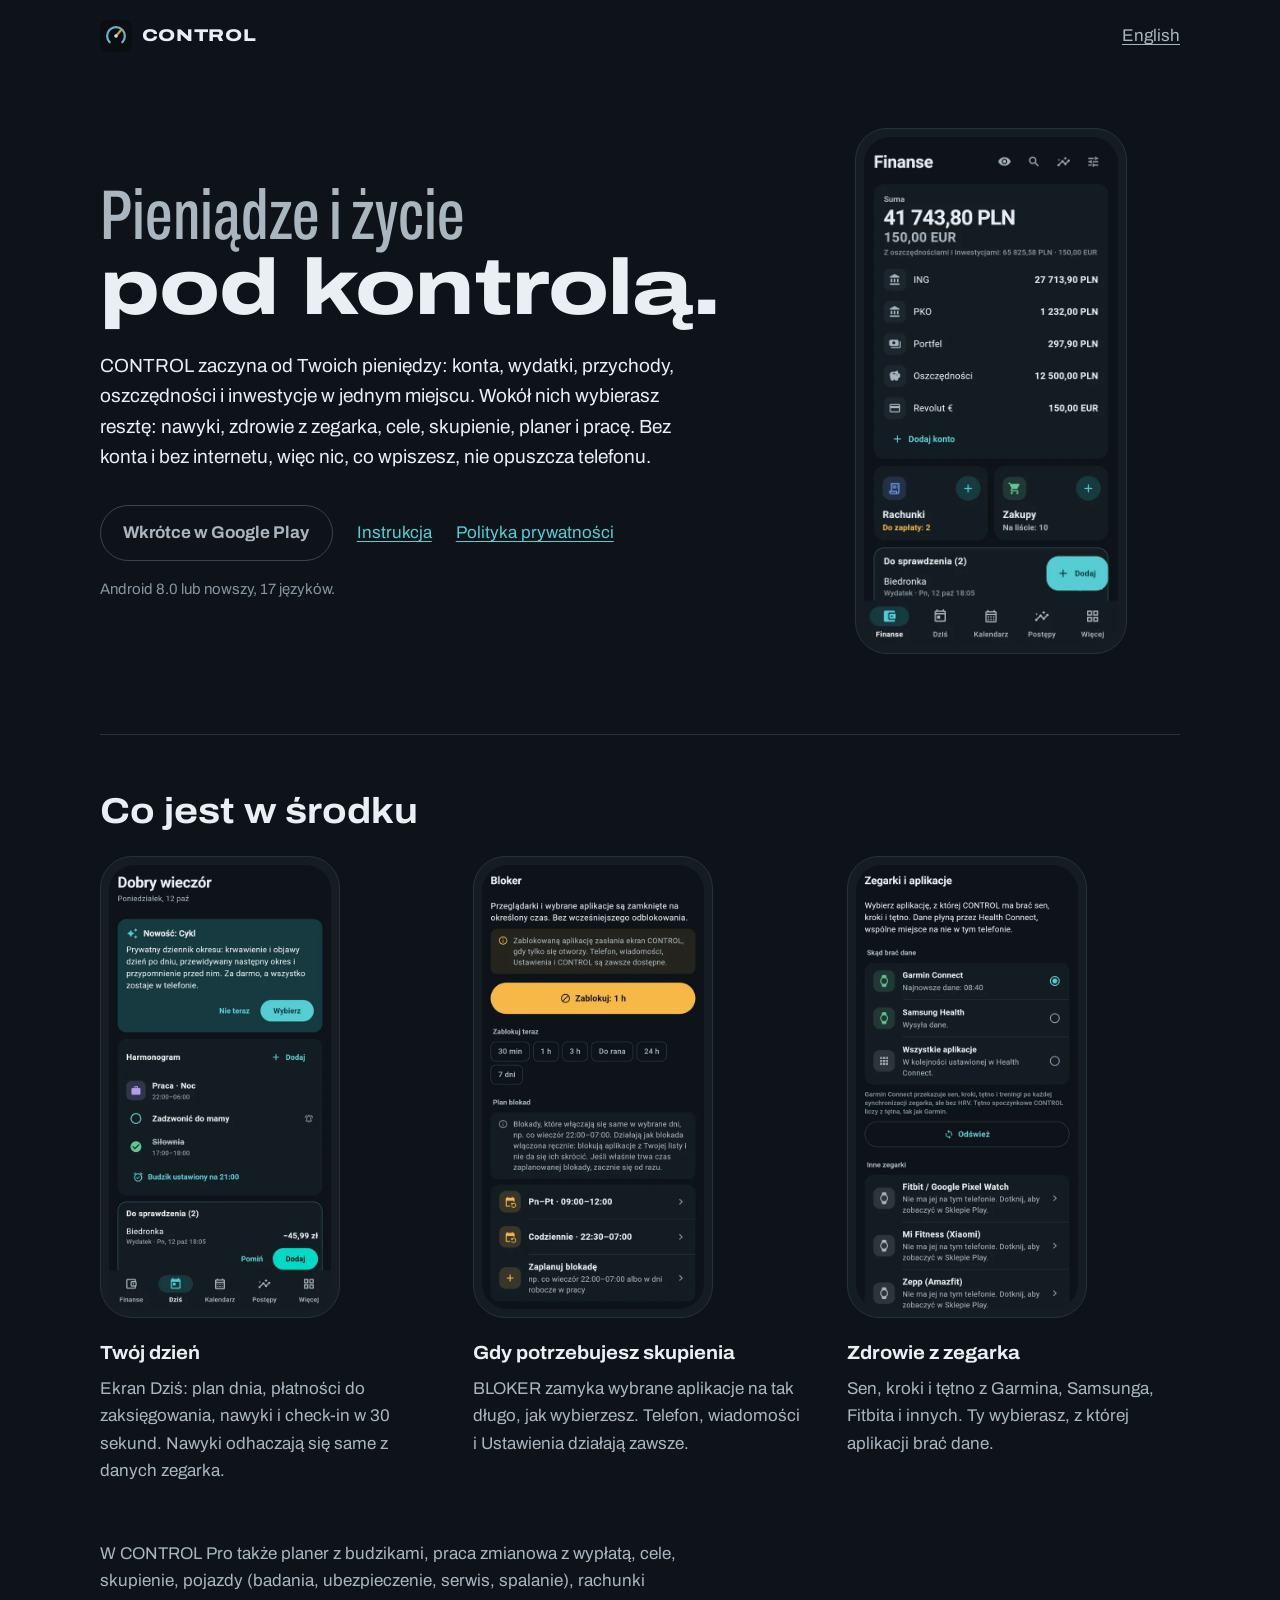
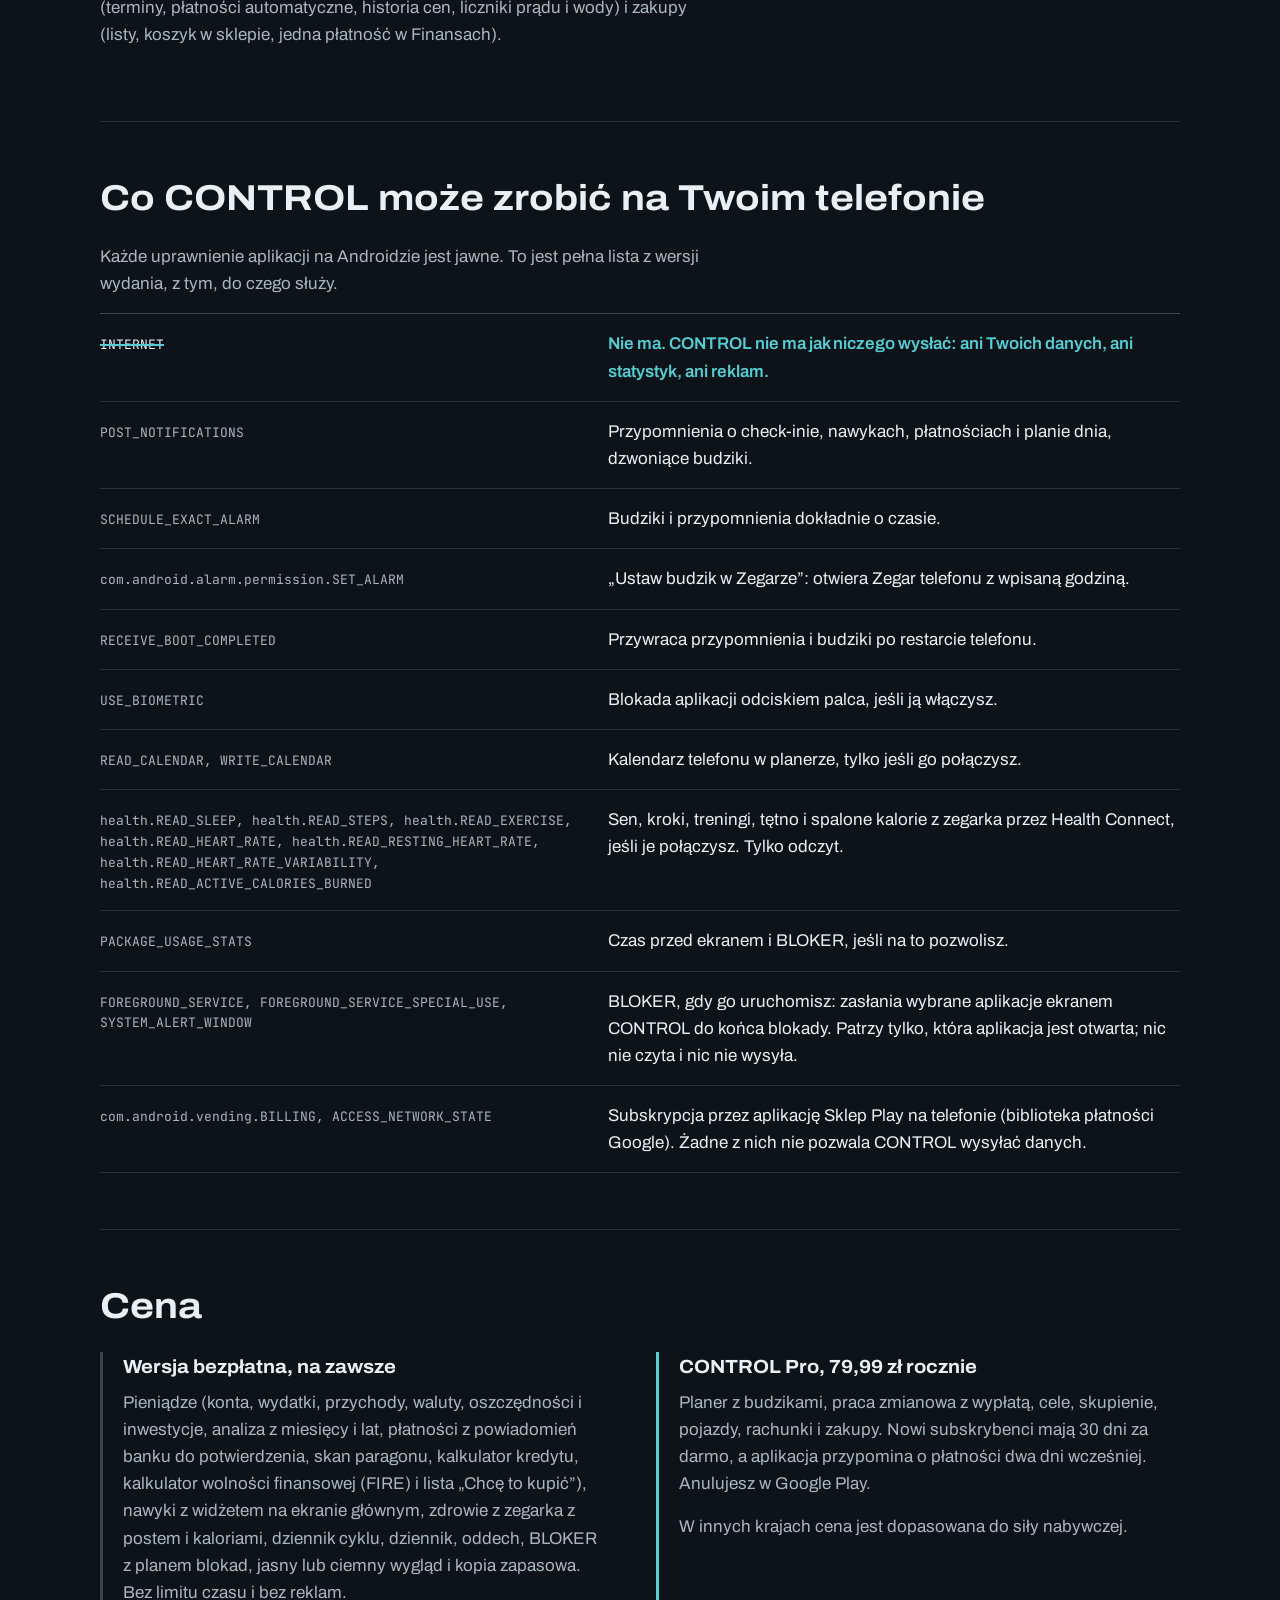
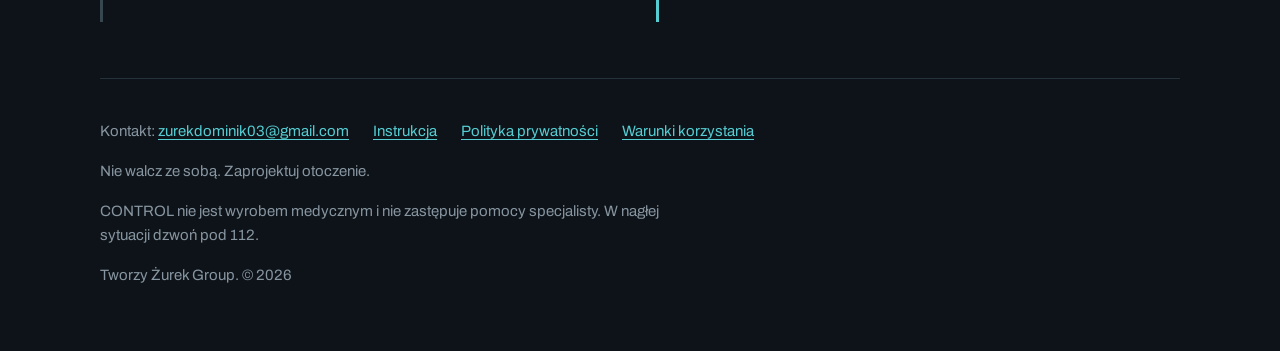
<file: index.html>
<!doctype html>
<html lang="pl">
<head>
<meta charset="utf-8">
<meta name="viewport" content="width=device-width, initial-scale=1">
<title>CONTROL: pieniądze i życie pod kontrolą</title>
<meta name="description" content="Pieniądze i życie pod kontrolą w jednej aplikacji na Androida: wydatki, nawyki, zdrowie z zegarka, cele i skupienie. Bez konta i bez internetu: nic, co wpiszesz, nie opuszcza telefonu.">
<meta property="og:title" content="CONTROL: pieniądze i życie pod kontrolą">
<meta property="og:description" content="Pieniądze i życie pod kontrolą w jednej aplikacji na Androida: wydatki, nawyki, zdrowie z zegarka, cele i skupienie. Bez konta i bez internetu: nic, co wpiszesz, nie opuszcza telefonu.">
<meta property="og:image" content="https://dominikzurek.github.io/control-site/img/feature-pl.png">
<meta name="theme-color" content="#0D1318">
<link rel="icon" href="icon.svg" type="image/svg+xml">
<link rel="apple-touch-icon" href="icon-512.png">
<link rel="alternate" hreflang="en" href="en/">
<link rel="stylesheet" href="style.css">
</head>
<body>
<div class="wrap">
<header class="top">
<a class="brand" href="./"><img src="icon.svg" alt="">CONTROL</a>
<a class="lang" href="en/" hreflang="en" lang="en">English</a>
</header>
<main>
<div class="hero">
<div>
<h1 class="motto"><span class="fight">Pieniądze i życie</span><span class="design">pod kontrolą.</span></h1>
<p class="lead">CONTROL zaczyna od Twoich pieniędzy: konta, wydatki, przychody, oszczędności i inwestycje w jednym miejscu. Wokół nich wybierasz resztę: nawyki, zdrowie z zegarka, cele, skupienie, planer i pracę. Bez konta i bez internetu, więc nic, co wpiszesz, nie opuszcza telefonu.</p>
<div class="actions"><span class="button" aria-disabled="true">Wkrótce w Google Play</span><a href="guide.html">Instrukcja</a><a href="privacy-policy.html">Polityka prywatności</a></div>
<p class="req">Android 8.0 lub nowszy, 17 języków.</p>
</div>
<div class="phone"><img src="img/pl-24-finance.webp" alt="Ekran Finanse w CONTROL" width="540" height="1080"></div>
</div>

<section aria-labelledby="inside">
<h2 id="inside">Co jest w środku</h2>
<div class="features">
<div class="feature"><div class="phone"><img src="img/pl-01-dashboard.webp" alt="" width="540" height="1080" loading="lazy"></div><h3>Twój dzień</h3><p>Ekran Dziś: plan dnia, płatności do zaksięgowania, nawyki i check-in w 30 sekund. Nawyki odhaczają się same z danych zegarka.</p></div><div class="feature"><div class="phone"><img src="img/pl-03-blocker.webp" alt="" width="540" height="1080" loading="lazy"></div><h3>Gdy potrzebujesz skupienia</h3><p>BLOKER zamyka wybrane aplikacje na tak długo, jak wybierzesz. Telefon, wiadomości i Ustawienia działają zawsze.</p></div><div class="feature"><div class="phone"><img src="img/pl-38-watches.webp" alt="" width="540" height="1080" loading="lazy"></div><h3>Zdrowie z zegarka</h3><p>Sen, kroki i tętno z Garmina, Samsunga, Fitbita i innych. Ty wybierasz, z której aplikacji brać dane.</p></div>
</div>
<p class="modules dim">W CONTROL Pro także planer z budzikami, praca zmianowa z wypłatą, cele, skupienie, pojazdy (badania, ubezpieczenie, serwis, spalanie), rachunki (terminy, płatności automatyczne, historia cen, liczniki prądu i wody) i zakupy (listy, koszyk w sklepie, jedna płatność w Finansach).</p>
</section>

<section aria-labelledby="perm">
<h2 id="perm">Co CONTROL może zrobić na Twoim telefonie</h2>
<p class="dim" style="max-width:var(--measure)">Każde uprawnienie aplikacji na Androidzie jest jawne. To jest pełna lista z wersji wydania, z tym, do czego służy.</p>
<ul class="ledger">
<li class="absent"><code>INTERNET</code><span>Nie ma. CONTROL nie ma jak niczego wysłać: ani Twoich danych, ani statystyk, ani reklam.</span></li><li><code>POST_NOTIFICATIONS</code><span>Przypomnienia o check-inie, nawykach, płatnościach i planie dnia, dzwoniące budziki.</span></li><li><code>SCHEDULE_EXACT_ALARM</code><span>Budziki i przypomnienia dokładnie o czasie.</span></li><li><code>com.android.alarm.permission.SET_ALARM</code><span>„Ustaw budzik w Zegarze”: otwiera Zegar telefonu z wpisaną godziną.</span></li><li><code>RECEIVE_BOOT_COMPLETED</code><span>Przywraca przypomnienia i budziki po restarcie telefonu.</span></li><li><code>USE_BIOMETRIC</code><span>Blokada aplikacji odciskiem palca, jeśli ją włączysz.</span></li><li><code>READ_CALENDAR, WRITE_CALENDAR</code><span>Kalendarz telefonu w planerze, tylko jeśli go połączysz.</span></li><li><code>health.READ_SLEEP, health.READ_STEPS, health.READ_EXERCISE, health.READ_HEART_RATE, health.READ_RESTING_HEART_RATE, health.READ_HEART_RATE_VARIABILITY, health.READ_ACTIVE_CALORIES_BURNED</code><span>Sen, kroki, treningi, tętno i spalone kalorie z zegarka przez Health Connect, jeśli je połączysz. Tylko odczyt.</span></li><li><code>PACKAGE_USAGE_STATS</code><span>Czas przed ekranem i BLOKER, jeśli na to pozwolisz.</span></li><li><code>FOREGROUND_SERVICE, FOREGROUND_SERVICE_SPECIAL_USE, SYSTEM_ALERT_WINDOW</code><span>BLOKER, gdy go uruchomisz: zasłania wybrane aplikacje ekranem CONTROL do końca blokady. Patrzy tylko, która aplikacja jest otwarta; nic nie czyta i nic nie wysyła.</span></li><li><code>com.android.vending.BILLING, ACCESS_NETWORK_STATE</code><span>Subskrypcja przez aplikację Sklep Play na telefonie (biblioteka płatności Google). Żadne z nich nie pozwala CONTROL wysyłać danych.</span></li>
</ul>
</section>

<section aria-labelledby="price">
<h2 id="price">Cena</h2>
<div class="prices">
<div class="price"><h3>Wersja bezpłatna, na zawsze</h3><p>Pieniądze (konta, wydatki, przychody, waluty, oszczędności i inwestycje, analiza z miesięcy i lat, płatności z powiadomień banku do potwierdzenia, skan paragonu, kalkulator kredytu, kalkulator wolności finansowej (FIRE) i lista „Chcę to kupić”), nawyki z widżetem na ekranie głównym, zdrowie z zegarka z postem i kaloriami, dziennik cyklu, dziennik, oddech, BLOKER z planem blokad, jasny lub ciemny wygląd i kopia zapasowa. Bez limitu czasu i bez reklam.</p></div>
<div class="price pro"><h3>CONTROL Pro, 79,99 zł rocznie</h3><p>Planer z budzikami, praca zmianowa z wypłatą, cele, skupienie, pojazdy, rachunki i zakupy. Nowi subskrybenci mają 30 dni za darmo, a aplikacja przypomina o płatności dwa dni wcześniej. Anulujesz w Google Play.</p><p>W innych krajach cena jest dopasowana do siły nabywczej.</p></div>
</div>
</section>
</main>
<footer>
<div class="foot-links">
<span>Kontakt: <a href="mailto:zurekdominik03@gmail.com">zurekdominik03@gmail.com</a></span>
<a href="guide.html">Instrukcja</a>
<a href="privacy-policy.html">Polityka prywatności</a>
<a href="terms.html">Warunki korzystania</a>
</div>
<p>Nie walcz ze sobą. Zaprojektuj otoczenie.</p>
<p>CONTROL nie jest wyrobem medycznym i nie zastępuje pomocy specjalisty. W nagłej sytuacji dzwoń pod 112.</p>
<p>Tworzy Żurek Group. © 2026</p>
</footer>
</div>
</body>
</html>
</file>
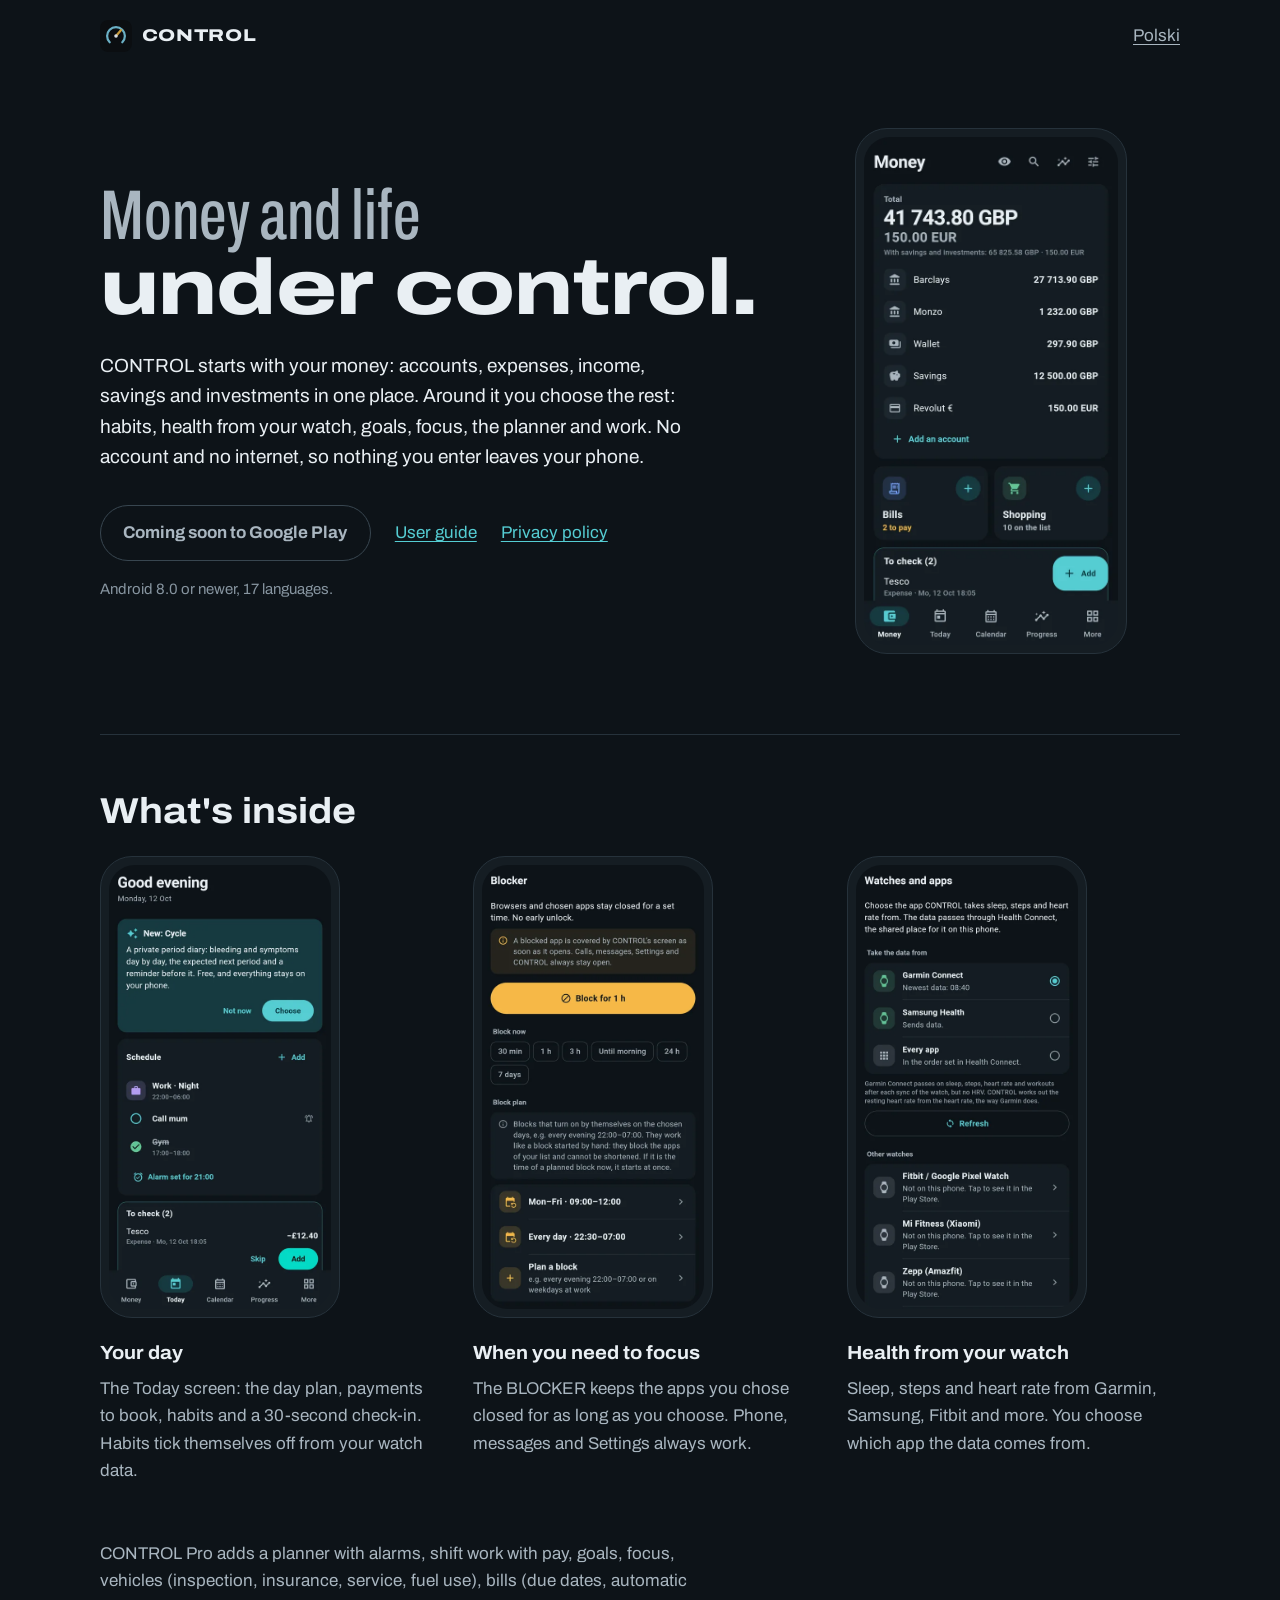
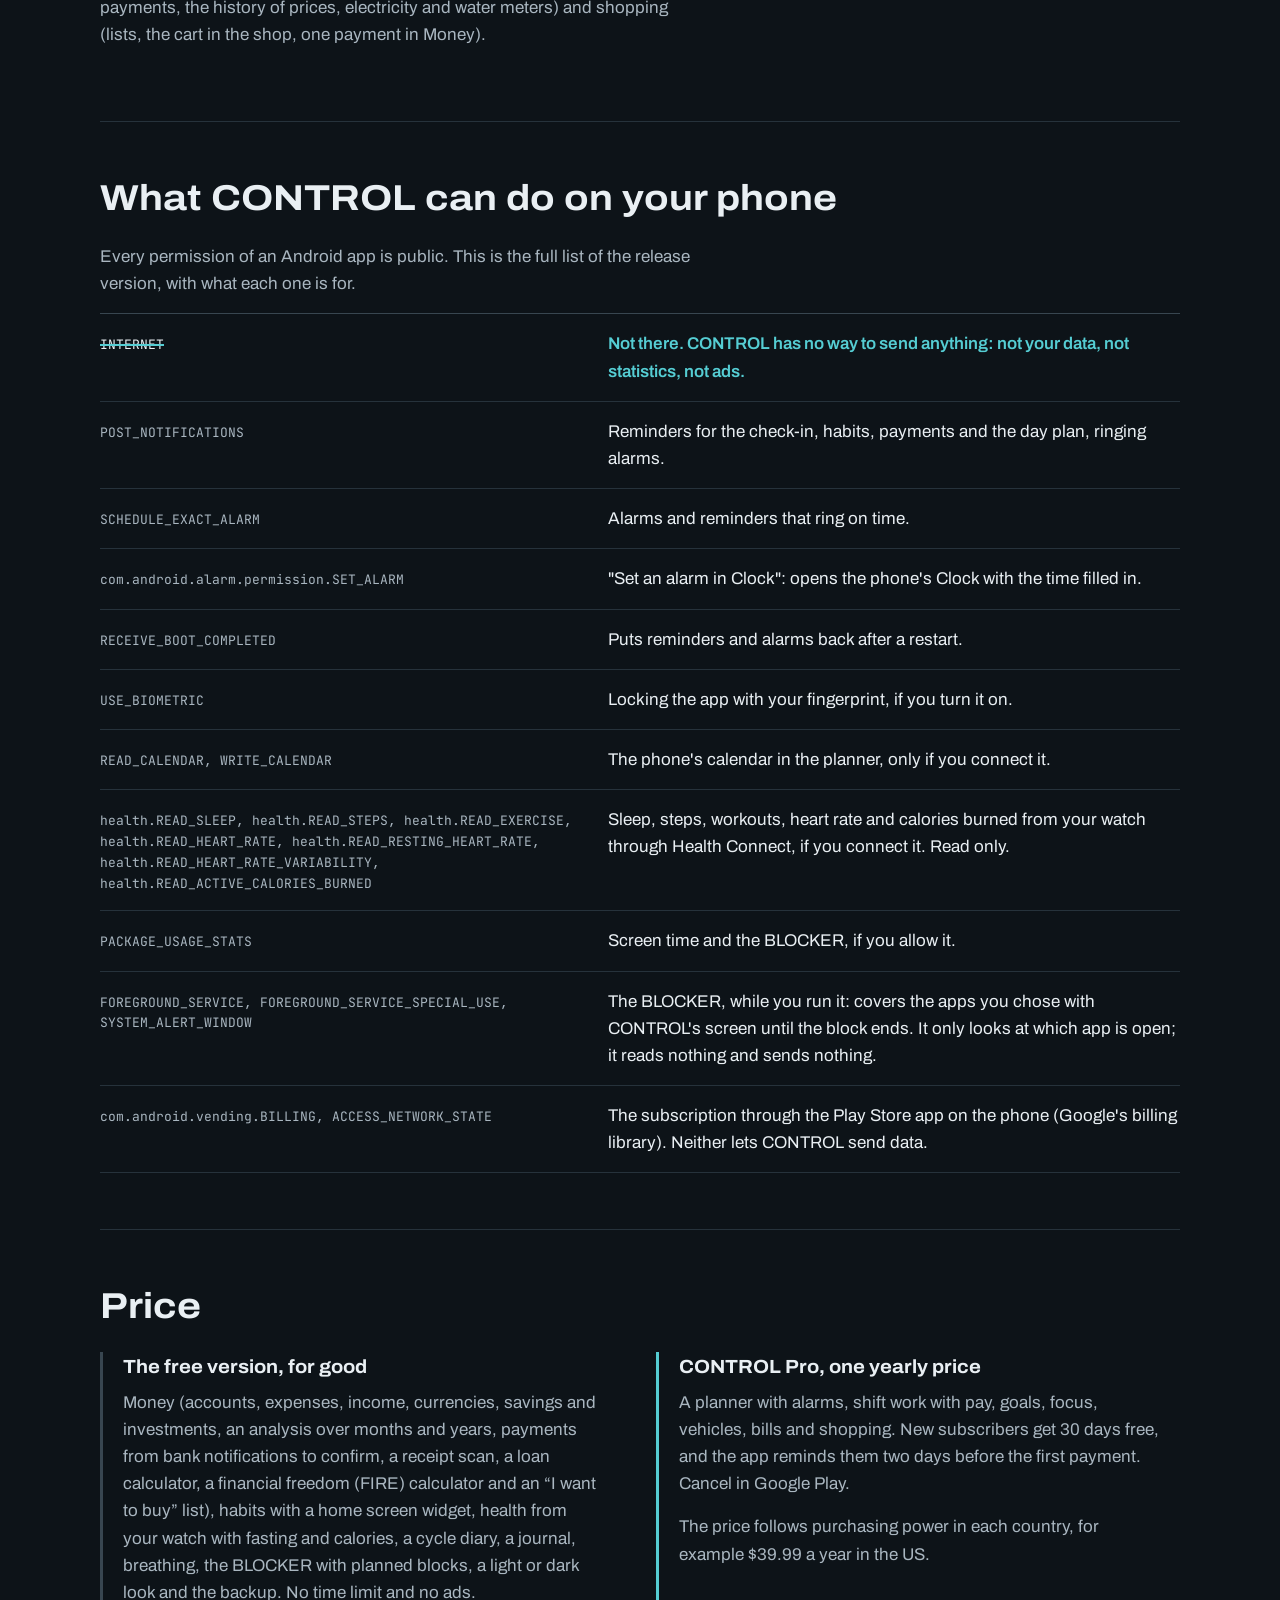
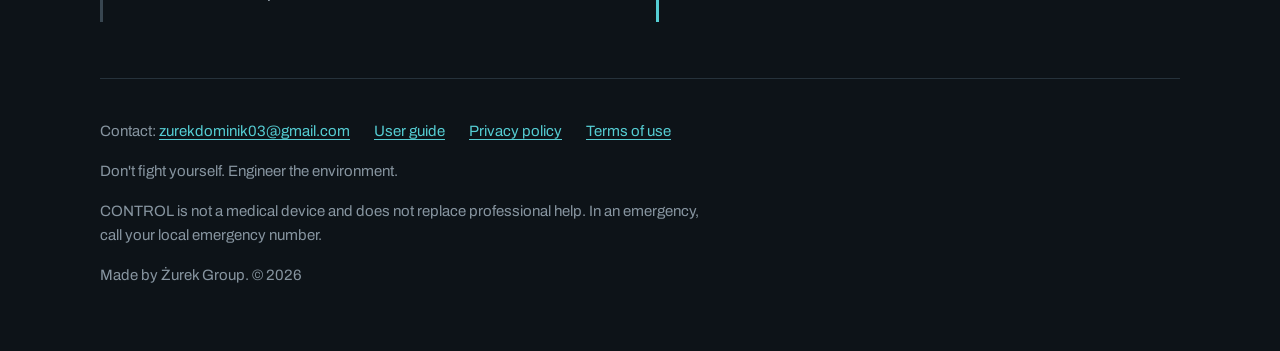
<file: en/index.html>
<!doctype html>
<html lang="en">
<head>
<meta charset="utf-8">
<meta name="viewport" content="width=device-width, initial-scale=1">
<title>CONTROL: money and life under control</title>
<meta name="description" content="Money and life under control in one Android app: expenses, habits, health from your watch, goals and focus. No account and no internet: nothing you enter leaves your phone.">
<meta property="og:title" content="CONTROL: money and life under control">
<meta property="og:description" content="Money and life under control in one Android app: expenses, habits, health from your watch, goals and focus. No account and no internet: nothing you enter leaves your phone.">
<meta property="og:image" content="https://dominikzurek.github.io/control-site/img/feature-en.png">
<meta name="theme-color" content="#0D1318">
<link rel="icon" href="../icon.svg" type="image/svg+xml">
<link rel="apple-touch-icon" href="../icon-512.png">
<link rel="alternate" hreflang="pl" href="../">
<link rel="stylesheet" href="../style.css">
</head>
<body>
<div class="wrap">
<header class="top">
<a class="brand" href="./"><img src="../icon.svg" alt="">CONTROL</a>
<a class="lang" href="../" hreflang="pl" lang="pl">Polski</a>
</header>
<main>
<div class="hero">
<div>
<h1 class="motto"><span class="fight">Money and life</span><span class="design">under control.</span></h1>
<p class="lead">CONTROL starts with your money: accounts, expenses, income, savings and investments in one place. Around it you choose the rest: habits, health from your watch, goals, focus, the planner and work. No account and no internet, so nothing you enter leaves your phone.</p>
<div class="actions"><span class="button" aria-disabled="true">Coming soon to Google Play</span><a href="guide.html">User guide</a><a href="../privacy-policy.html">Privacy policy</a></div>
<p class="req">Android 8.0 or newer, 17 languages.</p>
</div>
<div class="phone"><img src="../img/en-24-finance.webp" alt="The Money screen in CONTROL" width="540" height="1080"></div>
</div>

<section aria-labelledby="inside">
<h2 id="inside">What&#x27;s inside</h2>
<div class="features">
<div class="feature"><div class="phone"><img src="../img/en-01-dashboard.webp" alt="" width="540" height="1080" loading="lazy"></div><h3>Your day</h3><p>The Today screen: the day plan, payments to book, habits and a 30-second check-in. Habits tick themselves off from your watch data.</p></div><div class="feature"><div class="phone"><img src="../img/en-03-blocker.webp" alt="" width="540" height="1080" loading="lazy"></div><h3>When you need to focus</h3><p>The BLOCKER keeps the apps you chose closed for as long as you choose. Phone, messages and Settings always work.</p></div><div class="feature"><div class="phone"><img src="../img/en-38-watches.webp" alt="" width="540" height="1080" loading="lazy"></div><h3>Health from your watch</h3><p>Sleep, steps and heart rate from Garmin, Samsung, Fitbit and more. You choose which app the data comes from.</p></div>
</div>
<p class="modules dim">CONTROL Pro adds a planner with alarms, shift work with pay, goals, focus, vehicles (inspection, insurance, service, fuel use), bills (due dates, automatic payments, the history of prices, electricity and water meters) and shopping (lists, the cart in the shop, one payment in Money).</p>
</section>

<section aria-labelledby="perm">
<h2 id="perm">What CONTROL can do on your phone</h2>
<p class="dim" style="max-width:var(--measure)">Every permission of an Android app is public. This is the full list of the release version, with what each one is for.</p>
<ul class="ledger">
<li class="absent"><code>INTERNET</code><span>Not there. CONTROL has no way to send anything: not your data, not statistics, not ads.</span></li><li><code>POST_NOTIFICATIONS</code><span>Reminders for the check-in, habits, payments and the day plan, ringing alarms.</span></li><li><code>SCHEDULE_EXACT_ALARM</code><span>Alarms and reminders that ring on time.</span></li><li><code>com.android.alarm.permission.SET_ALARM</code><span>&quot;Set an alarm in Clock&quot;: opens the phone&#x27;s Clock with the time filled in.</span></li><li><code>RECEIVE_BOOT_COMPLETED</code><span>Puts reminders and alarms back after a restart.</span></li><li><code>USE_BIOMETRIC</code><span>Locking the app with your fingerprint, if you turn it on.</span></li><li><code>READ_CALENDAR, WRITE_CALENDAR</code><span>The phone&#x27;s calendar in the planner, only if you connect it.</span></li><li><code>health.READ_SLEEP, health.READ_STEPS, health.READ_EXERCISE, health.READ_HEART_RATE, health.READ_RESTING_HEART_RATE, health.READ_HEART_RATE_VARIABILITY, health.READ_ACTIVE_CALORIES_BURNED</code><span>Sleep, steps, workouts, heart rate and calories burned from your watch through Health Connect, if you connect it. Read only.</span></li><li><code>PACKAGE_USAGE_STATS</code><span>Screen time and the BLOCKER, if you allow it.</span></li><li><code>FOREGROUND_SERVICE, FOREGROUND_SERVICE_SPECIAL_USE, SYSTEM_ALERT_WINDOW</code><span>The BLOCKER, while you run it: covers the apps you chose with CONTROL&#x27;s screen until the block ends. It only looks at which app is open; it reads nothing and sends nothing.</span></li><li><code>com.android.vending.BILLING, ACCESS_NETWORK_STATE</code><span>The subscription through the Play Store app on the phone (Google&#x27;s billing library). Neither lets CONTROL send data.</span></li>
</ul>
</section>

<section aria-labelledby="price">
<h2 id="price">Price</h2>
<div class="prices">
<div class="price"><h3>The free version, for good</h3><p>Money (accounts, expenses, income, currencies, savings and investments, an analysis over months and years, payments from bank notifications to confirm, a receipt scan, a loan calculator, a financial freedom (FIRE) calculator and an “I want to buy” list), habits with a home screen widget, health from your watch with fasting and calories, a cycle diary, a journal, breathing, the BLOCKER with planned blocks, a light or dark look and the backup. No time limit and no ads.</p></div>
<div class="price pro"><h3>CONTROL Pro, one yearly price</h3><p>A planner with alarms, shift work with pay, goals, focus, vehicles, bills and shopping. New subscribers get 30 days free, and the app reminds them two days before the first payment. Cancel in Google Play.</p><p>The price follows purchasing power in each country, for example $39.99 a year in the US.</p></div>
</div>
</section>
</main>
<footer>
<div class="foot-links">
<span>Contact: <a href="mailto:zurekdominik03@gmail.com">zurekdominik03@gmail.com</a></span>
<a href="guide.html">User guide</a>
<a href="../privacy-policy.html">Privacy policy</a>
<a href="../terms.html">Terms of use</a>
</div>
<p>Don&#x27;t fight yourself. Engineer the environment.</p>
<p>CONTROL is not a medical device and does not replace professional help. In an emergency, call your local emergency number.</p>
<p>Made by Żurek Group. © 2026</p>
</footer>
</div>
</body>
</html>
</file>
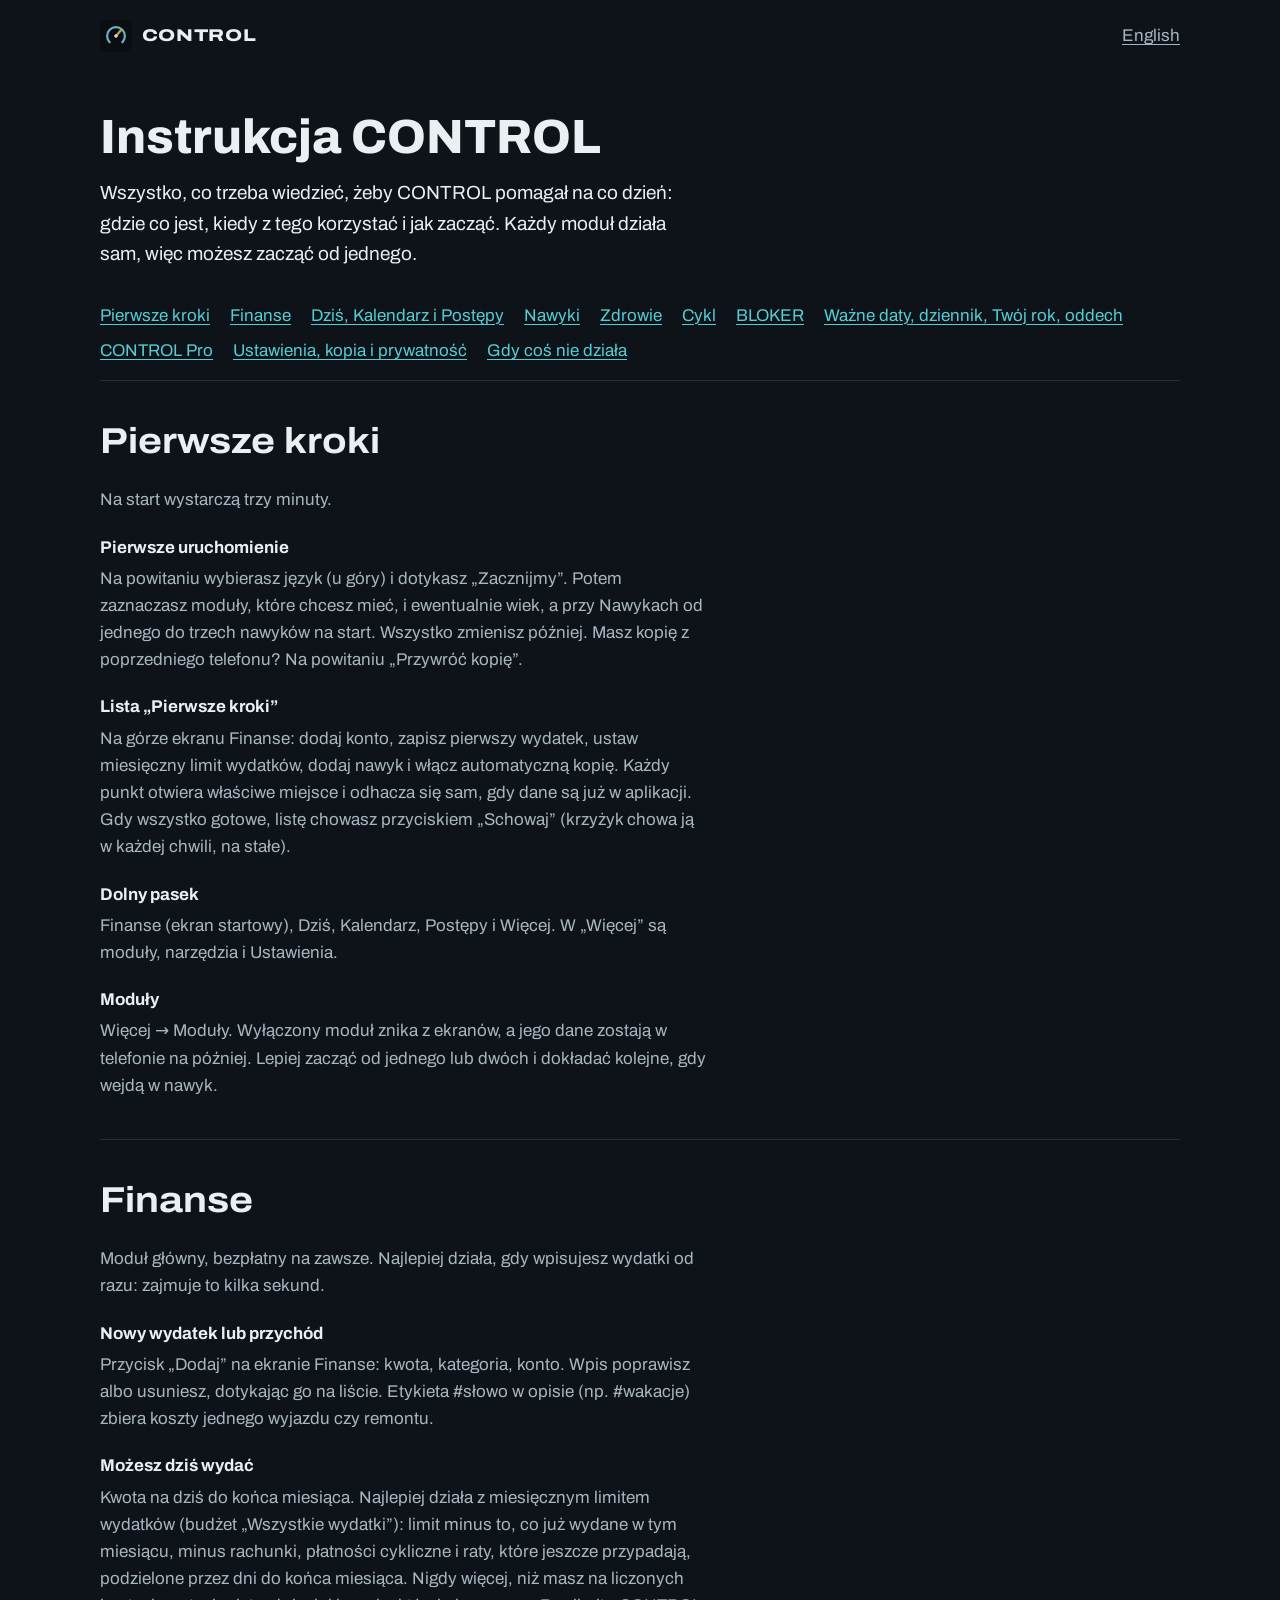
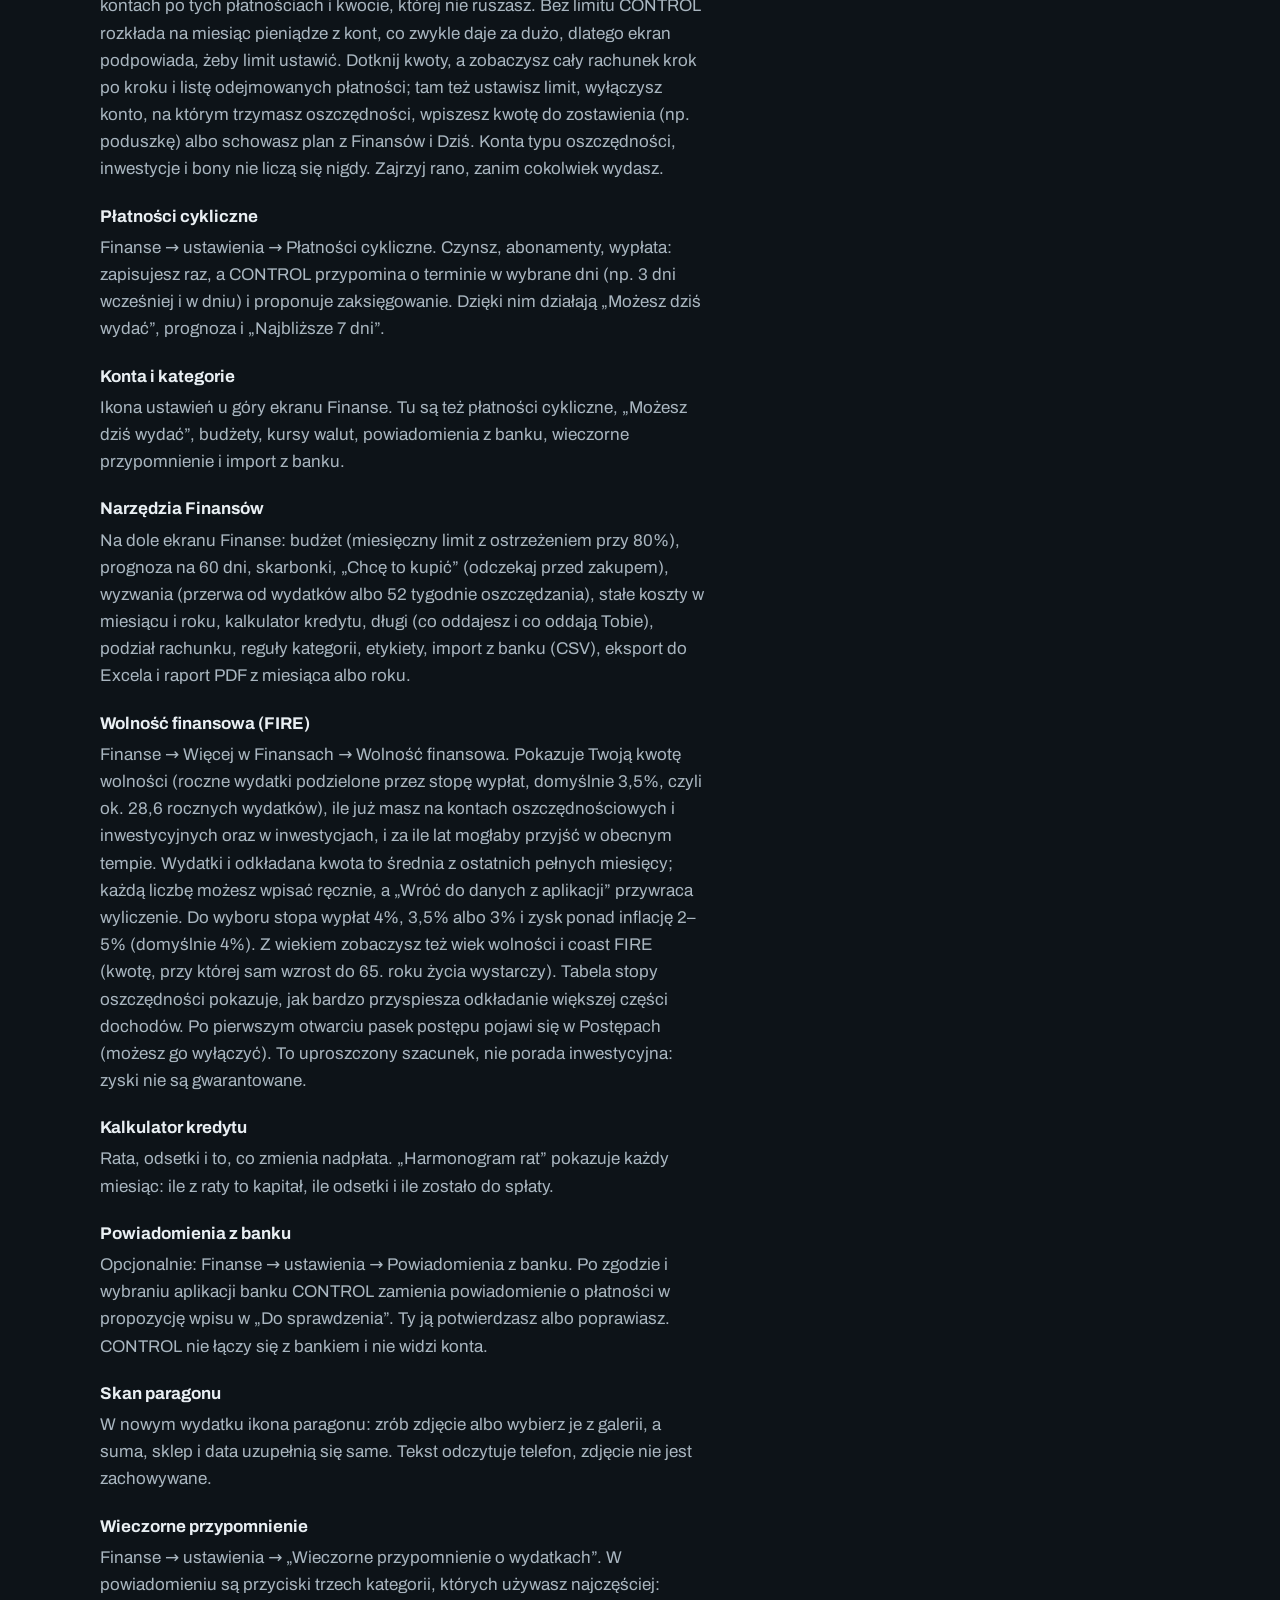
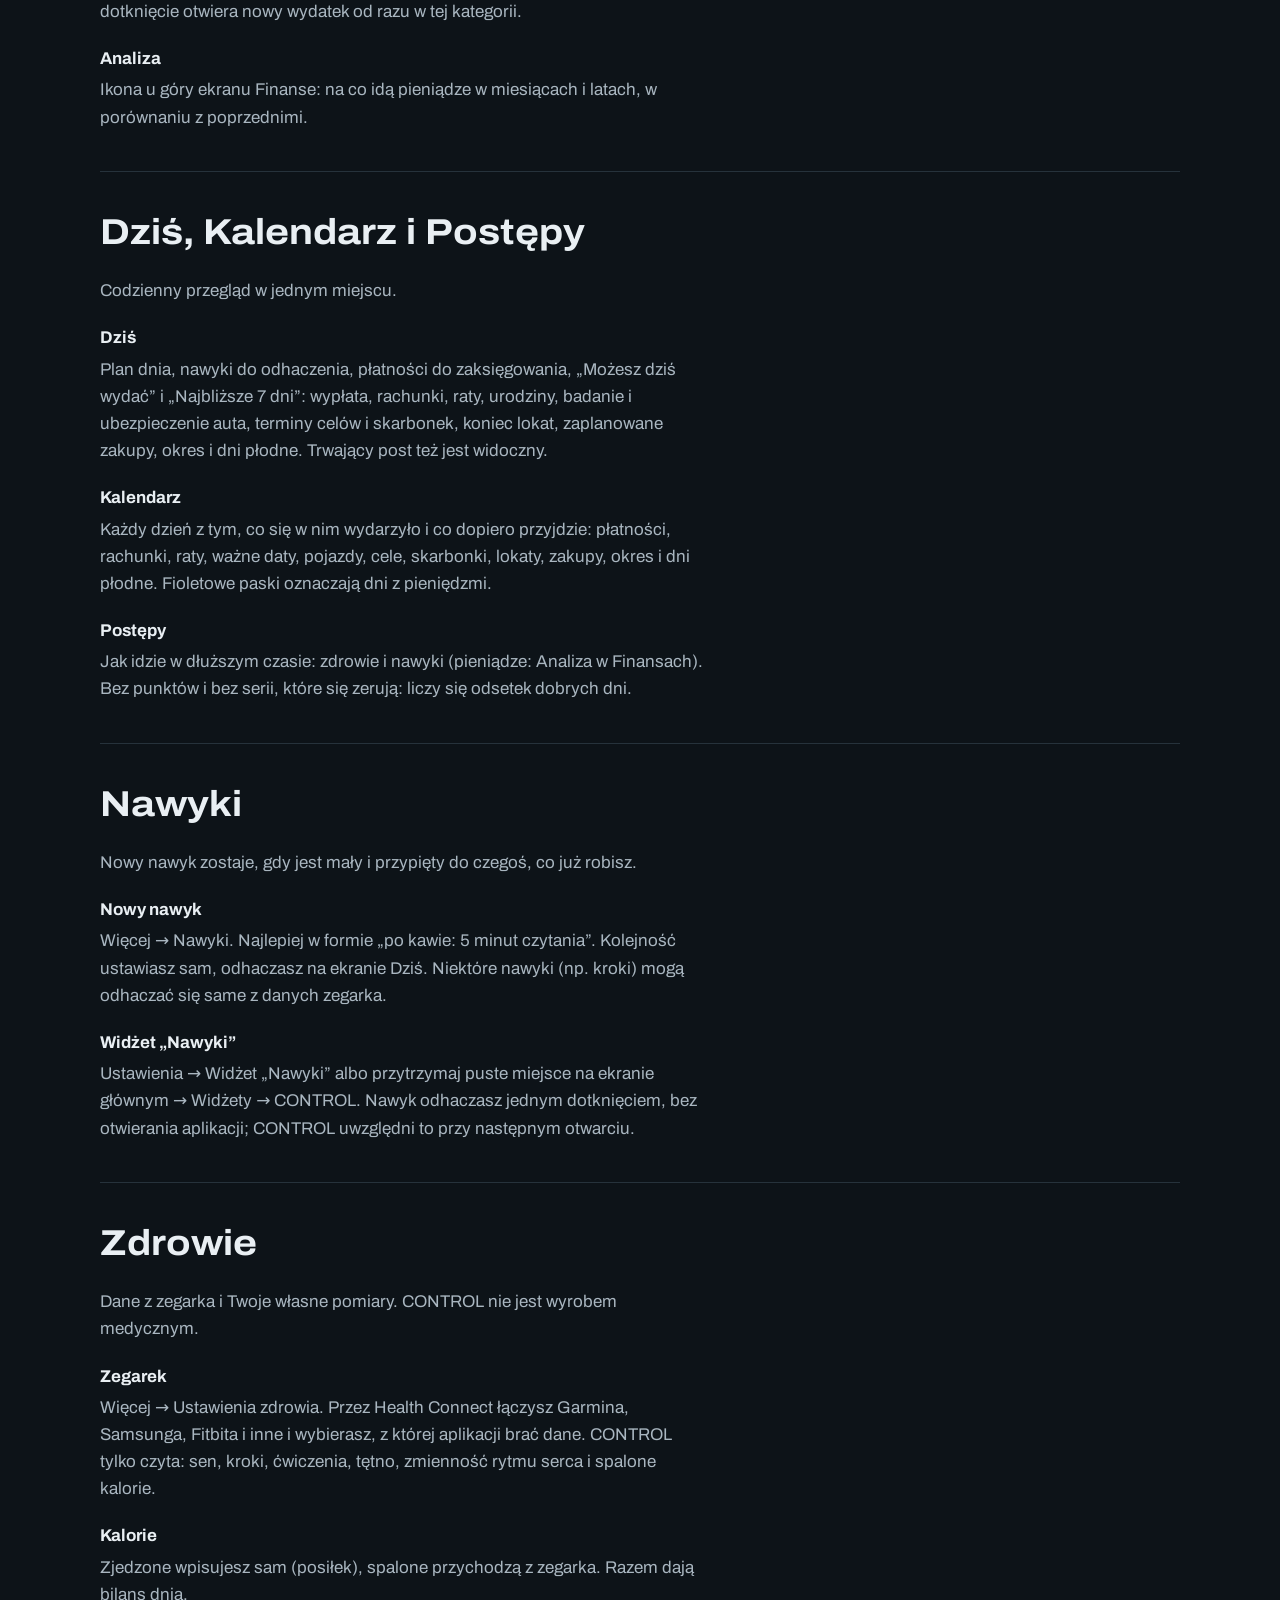
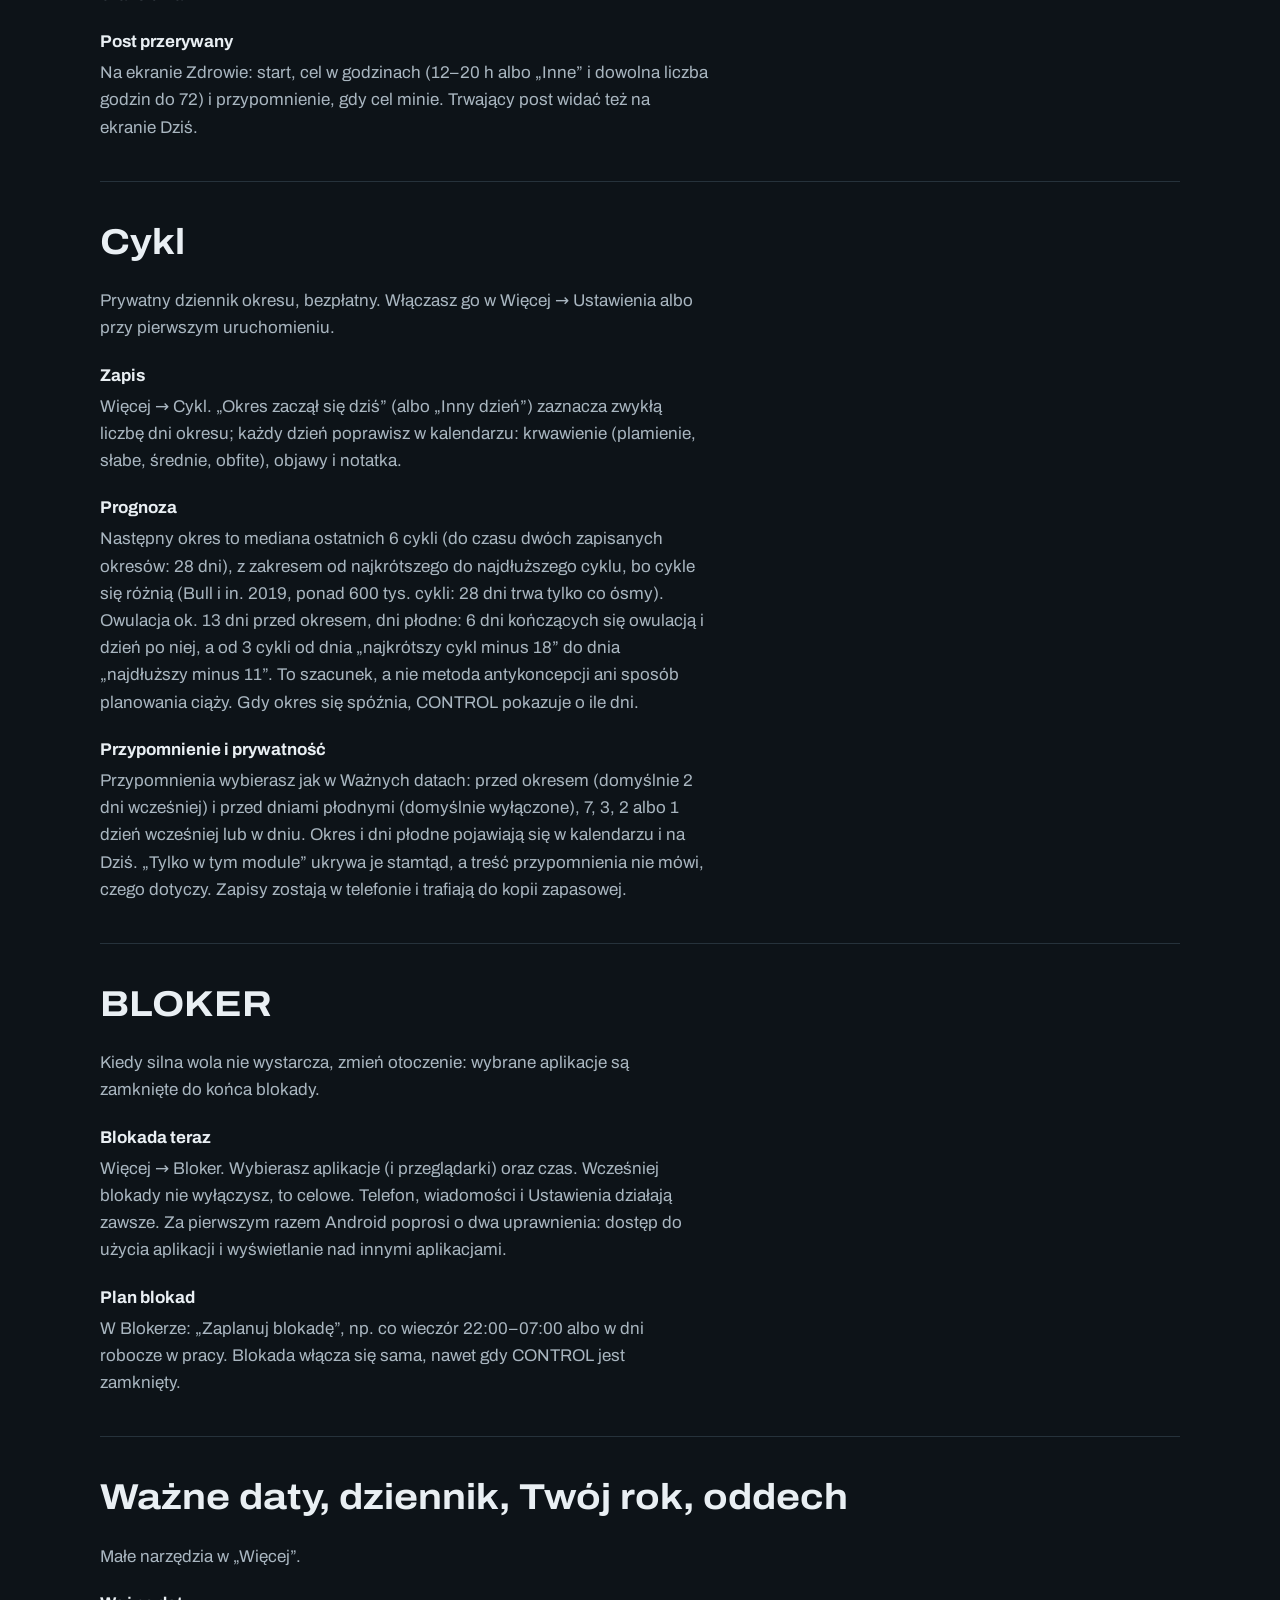
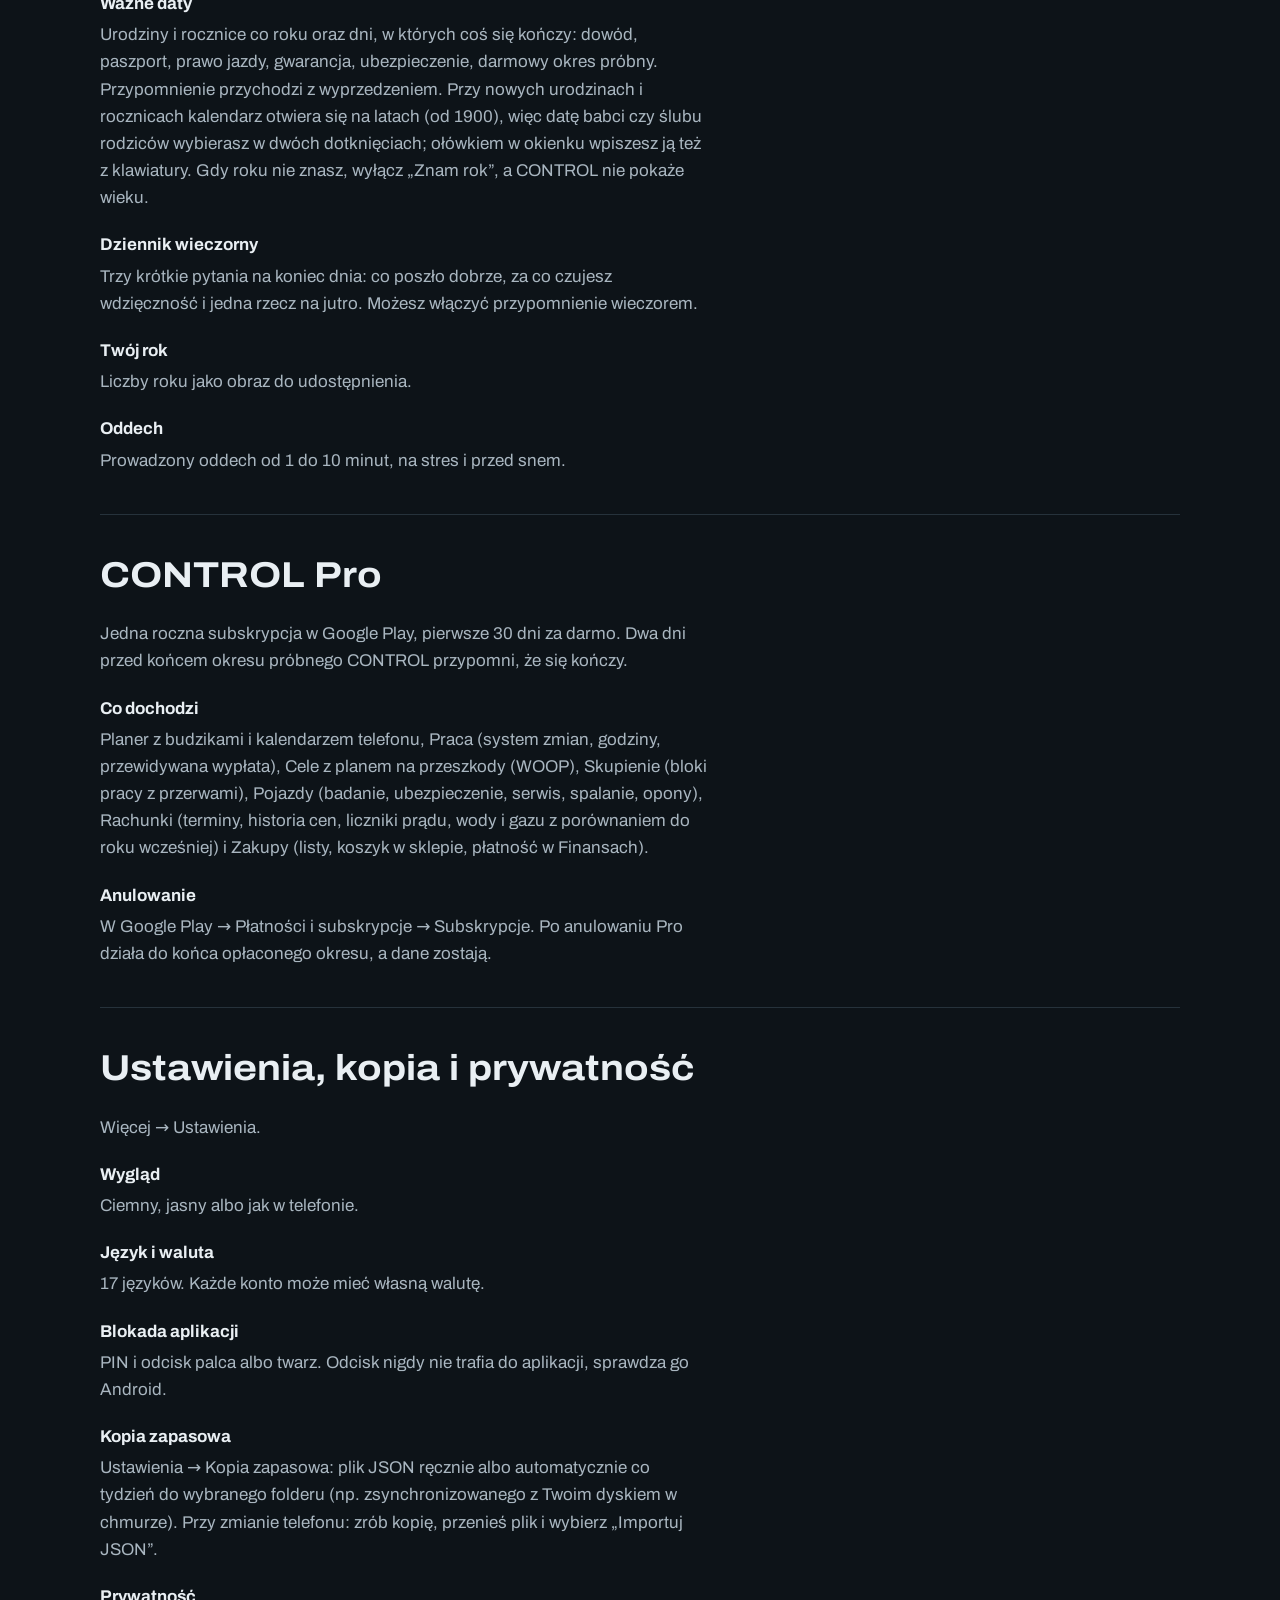
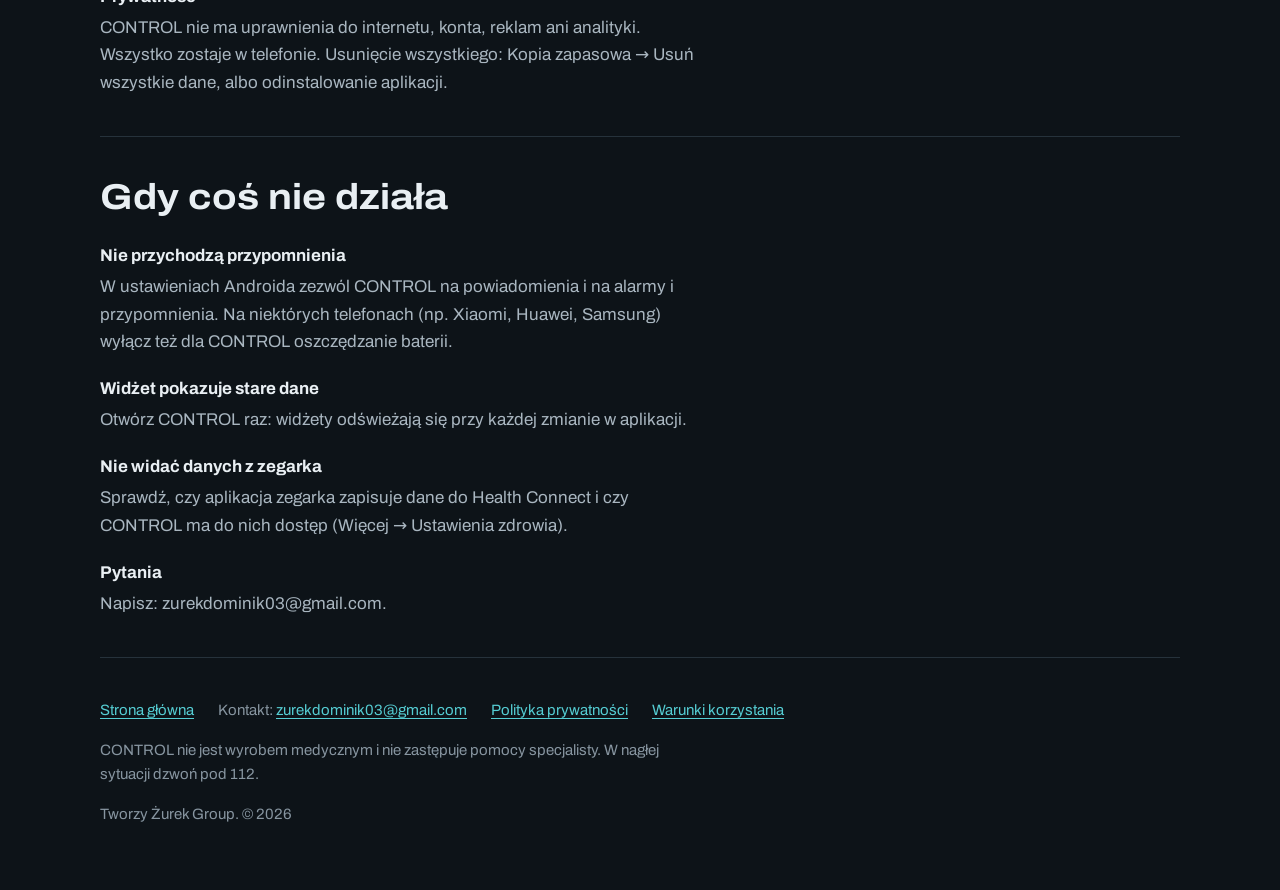
<file: guide.html>
<!doctype html>
<html lang="pl">
<head>
<meta charset="utf-8">
<meta name="viewport" content="width=device-width, initial-scale=1">
<title>Instrukcja CONTROL</title>
<meta name="description" content="Jak korzystać z CONTROL: finanse, nawyki, zdrowie, BLOKER, kopia zapasowa. Kiedy i po co używać każdego modułu.">
<meta name="theme-color" content="#0D1318">
<link rel="icon" href="icon.svg" type="image/svg+xml">
<link rel="alternate" hreflang="en" href="en/guide.html">
<link rel="stylesheet" href="style.css">
</head>
<body>
<div class="wrap">
<header class="top">
<a class="brand" href="./"><img src="icon.svg" alt="">CONTROL</a>
<a class="lang" href="en/guide.html" hreflang="en" lang="en">English</a>
</header>
<main class="guide">
<div class="guide-head">
<h1>Instrukcja CONTROL</h1>
<p class="lead">Wszystko, co trzeba wiedzieć, żeby CONTROL pomagał na co dzień: gdzie co jest, kiedy z tego korzystać i jak zacząć. Każdy moduł działa sam, więc możesz zacząć od jednego.</p>
<nav aria-label="Spis treści"><ul class="toc"><li><a href="#start">Pierwsze kroki</a></li><li><a href="#money">Finanse</a></li><li><a href="#today">Dziś, Kalendarz i Postępy</a></li><li><a href="#habits">Nawyki</a></li><li><a href="#health">Zdrowie</a></li><li><a href="#cycle">Cykl</a></li><li><a href="#blocker">BLOKER</a></li><li><a href="#tools">Ważne daty, dziennik, Twój rok, oddech</a></li><li><a href="#pro">CONTROL Pro</a></li><li><a href="#settings">Ustawienia, kopia i prywatność</a></li><li><a href="#faq">Gdy coś nie działa</a></li></ul></nav>
</div>
<section id="start" aria-labelledby="start-h"><h2 id="start-h">Pierwsze kroki</h2><p class="intro">Na start wystarczą trzy minuty.</p><dl><dt>Pierwsze uruchomienie</dt><dd>Na powitaniu wybierasz język (u góry) i dotykasz „Zacznijmy”. Potem zaznaczasz moduły, które chcesz mieć, i ewentualnie wiek, a przy Nawykach od jednego do trzech nawyków na start. Wszystko zmienisz później. Masz kopię z poprzedniego telefonu? Na powitaniu „Przywróć kopię”.</dd><dt>Lista „Pierwsze kroki”</dt><dd>Na górze ekranu Finanse: dodaj konto, zapisz pierwszy wydatek, ustaw miesięczny limit wydatków, dodaj nawyk i włącz automatyczną kopię. Każdy punkt otwiera właściwe miejsce i odhacza się sam, gdy dane są już w aplikacji. Gdy wszystko gotowe, listę chowasz przyciskiem „Schowaj” (krzyżyk chowa ją w każdej chwili, na stałe).</dd><dt>Dolny pasek</dt><dd>Finanse (ekran startowy), Dziś, Kalendarz, Postępy i Więcej. W „Więcej” są moduły, narzędzia i Ustawienia.</dd><dt>Moduły</dt><dd>Więcej → Moduły. Wyłączony moduł znika z ekranów, a jego dane zostają w telefonie na później. Lepiej zacząć od jednego lub dwóch i dokładać kolejne, gdy wejdą w nawyk.</dd></dl></section><section id="money" aria-labelledby="money-h"><h2 id="money-h">Finanse</h2><p class="intro">Moduł główny, bezpłatny na zawsze. Najlepiej działa, gdy wpisujesz wydatki od razu: zajmuje to kilka sekund.</p><dl><dt>Nowy wydatek lub przychód</dt><dd>Przycisk „Dodaj” na ekranie Finanse: kwota, kategoria, konto. Wpis poprawisz albo usuniesz, dotykając go na liście. Etykieta #słowo w opisie (np. #wakacje) zbiera koszty jednego wyjazdu czy remontu.</dd><dt>Możesz dziś wydać</dt><dd>Kwota na dziś do końca miesiąca. Najlepiej działa z miesięcznym limitem wydatków (budżet „Wszystkie wydatki”): limit minus to, co już wydane w tym miesiącu, minus rachunki, płatności cykliczne i raty, które jeszcze przypadają, podzielone przez dni do końca miesiąca. Nigdy więcej, niż masz na liczonych kontach po tych płatnościach i kwocie, której nie ruszasz. Bez limitu CONTROL rozkłada na miesiąc pieniądze z kont, co zwykle daje za dużo, dlatego ekran podpowiada, żeby limit ustawić. Dotknij kwoty, a zobaczysz cały rachunek krok po kroku i listę odejmowanych płatności; tam też ustawisz limit, wyłączysz konto, na którym trzymasz oszczędności, wpiszesz kwotę do zostawienia (np. poduszkę) albo schowasz plan z Finansów i Dziś. Konta typu oszczędności, inwestycje i bony nie liczą się nigdy. Zajrzyj rano, zanim cokolwiek wydasz.</dd><dt>Płatności cykliczne</dt><dd>Finanse → ustawienia → Płatności cykliczne. Czynsz, abonamenty, wypłata: zapisujesz raz, a CONTROL przypomina o terminie w wybrane dni (np. 3 dni wcześniej i w dniu) i proponuje zaksięgowanie. Dzięki nim działają „Możesz dziś wydać”, prognoza i „Najbliższe 7 dni”.</dd><dt>Konta i kategorie</dt><dd>Ikona ustawień u góry ekranu Finanse. Tu są też płatności cykliczne, „Możesz dziś wydać”, budżety, kursy walut, powiadomienia z banku, wieczorne przypomnienie i import z banku.</dd><dt>Narzędzia Finansów</dt><dd>Na dole ekranu Finanse: budżet (miesięczny limit z ostrzeżeniem przy 80%), prognoza na 60 dni, skarbonki, „Chcę to kupić” (odczekaj przed zakupem), wyzwania (przerwa od wydatków albo 52 tygodnie oszczędzania), stałe koszty w miesiącu i roku, kalkulator kredytu, długi (co oddajesz i co oddają Tobie), podział rachunku, reguły kategorii, etykiety, import z banku (CSV), eksport do Excela i raport PDF z miesiąca albo roku.</dd><dt>Wolność finansowa (FIRE)</dt><dd>Finanse → Więcej w Finansach → Wolność finansowa. Pokazuje Twoją kwotę wolności (roczne wydatki podzielone przez stopę wypłat, domyślnie 3,5%, czyli ok. 28,6 rocznych wydatków), ile już masz na kontach oszczędnościowych i inwestycyjnych oraz w inwestycjach, i za ile lat mogłaby przyjść w obecnym tempie. Wydatki i odkładana kwota to średnia z ostatnich pełnych miesięcy; każdą liczbę możesz wpisać ręcznie, a „Wróć do danych z aplikacji” przywraca wyliczenie. Do wyboru stopa wypłat 4%, 3,5% albo 3% i zysk ponad inflację 2–5% (domyślnie 4%). Z wiekiem zobaczysz też wiek wolności i coast FIRE (kwotę, przy której sam wzrost do 65. roku życia wystarczy). Tabela stopy oszczędności pokazuje, jak bardzo przyspiesza odkładanie większej części dochodów. Po pierwszym otwarciu pasek postępu pojawi się w Postępach (możesz go wyłączyć). To uproszczony szacunek, nie porada inwestycyjna: zyski nie są gwarantowane.</dd><dt>Kalkulator kredytu</dt><dd>Rata, odsetki i to, co zmienia nadpłata. „Harmonogram rat” pokazuje każdy miesiąc: ile z raty to kapitał, ile odsetki i ile zostało do spłaty.</dd><dt>Powiadomienia z banku</dt><dd>Opcjonalnie: Finanse → ustawienia → Powiadomienia z banku. Po zgodzie i wybraniu aplikacji banku CONTROL zamienia powiadomienie o płatności w propozycję wpisu w „Do sprawdzenia”. Ty ją potwierdzasz albo poprawiasz. CONTROL nie łączy się z bankiem i nie widzi konta.</dd><dt>Skan paragonu</dt><dd>W nowym wydatku ikona paragonu: zrób zdjęcie albo wybierz je z galerii, a suma, sklep i data uzupełnią się same. Tekst odczytuje telefon, zdjęcie nie jest zachowywane.</dd><dt>Wieczorne przypomnienie</dt><dd>Finanse → ustawienia → „Wieczorne przypomnienie o wydatkach”. W powiadomieniu są przyciski trzech kategorii, których używasz najczęściej: dotknięcie otwiera nowy wydatek od razu w tej kategorii.</dd><dt>Analiza</dt><dd>Ikona u góry ekranu Finanse: na co idą pieniądze w miesiącach i latach, w porównaniu z poprzednimi.</dd></dl></section><section id="today" aria-labelledby="today-h"><h2 id="today-h">Dziś, Kalendarz i Postępy</h2><p class="intro">Codzienny przegląd w jednym miejscu.</p><dl><dt>Dziś</dt><dd>Plan dnia, nawyki do odhaczenia, płatności do zaksięgowania, „Możesz dziś wydać” i „Najbliższe 7 dni”: wypłata, rachunki, raty, urodziny, badanie i ubezpieczenie auta, terminy celów i skarbonek, koniec lokat, zaplanowane zakupy, okres i dni płodne. Trwający post też jest widoczny.</dd><dt>Kalendarz</dt><dd>Każdy dzień z tym, co się w nim wydarzyło i co dopiero przyjdzie: płatności, rachunki, raty, ważne daty, pojazdy, cele, skarbonki, lokaty, zakupy, okres i dni płodne. Fioletowe paski oznaczają dni z pieniędzmi.</dd><dt>Postępy</dt><dd>Jak idzie w dłuższym czasie: zdrowie i nawyki (pieniądze: Analiza w Finansach). Bez punktów i bez serii, które się zerują: liczy się odsetek dobrych dni.</dd></dl></section><section id="habits" aria-labelledby="habits-h"><h2 id="habits-h">Nawyki</h2><p class="intro">Nowy nawyk zostaje, gdy jest mały i przypięty do czegoś, co już robisz.</p><dl><dt>Nowy nawyk</dt><dd>Więcej → Nawyki. Najlepiej w formie „po kawie: 5 minut czytania”. Kolejność ustawiasz sam, odhaczasz na ekranie Dziś. Niektóre nawyki (np. kroki) mogą odhaczać się same z danych zegarka.</dd><dt>Widżet „Nawyki”</dt><dd>Ustawienia → Widżet „Nawyki” albo przytrzymaj puste miejsce na ekranie głównym → Widżety → CONTROL. Nawyk odhaczasz jednym dotknięciem, bez otwierania aplikacji; CONTROL uwzględni to przy następnym otwarciu.</dd></dl></section><section id="health" aria-labelledby="health-h"><h2 id="health-h">Zdrowie</h2><p class="intro">Dane z zegarka i Twoje własne pomiary. CONTROL nie jest wyrobem medycznym.</p><dl><dt>Zegarek</dt><dd>Więcej → Ustawienia zdrowia. Przez Health Connect łączysz Garmina, Samsunga, Fitbita i inne i wybierasz, z której aplikacji brać dane. CONTROL tylko czyta: sen, kroki, ćwiczenia, tętno, zmienność rytmu serca i spalone kalorie.</dd><dt>Kalorie</dt><dd>Zjedzone wpisujesz sam (posiłek), spalone przychodzą z zegarka. Razem dają bilans dnia.</dd><dt>Post przerywany</dt><dd>Na ekranie Zdrowie: start, cel w godzinach (12–20 h albo „Inne” i dowolna liczba godzin do 72) i przypomnienie, gdy cel minie. Trwający post widać też na ekranie Dziś.</dd></dl></section><section id="cycle" aria-labelledby="cycle-h"><h2 id="cycle-h">Cykl</h2><p class="intro">Prywatny dziennik okresu, bezpłatny. Włączasz go w Więcej → Ustawienia albo przy pierwszym uruchomieniu.</p><dl><dt>Zapis</dt><dd>Więcej → Cykl. „Okres zaczął się dziś” (albo „Inny dzień”) zaznacza zwykłą liczbę dni okresu; każdy dzień poprawisz w kalendarzu: krwawienie (plamienie, słabe, średnie, obfite), objawy i notatka.</dd><dt>Prognoza</dt><dd>Następny okres to mediana ostatnich 6 cykli (do czasu dwóch zapisanych okresów: 28 dni), z zakresem od najkrótszego do najdłuższego cyklu, bo cykle się różnią (Bull i in. 2019, ponad 600 tys. cykli: 28 dni trwa tylko co ósmy). Owulacja ok. 13 dni przed okresem, dni płodne: 6 dni kończących się owulacją i dzień po niej, a od 3 cykli od dnia „najkrótszy cykl minus 18” do dnia „najdłuższy minus 11”. To szacunek, a nie metoda antykoncepcji ani sposób planowania ciąży. Gdy okres się spóźnia, CONTROL pokazuje o ile dni.</dd><dt>Przypomnienie i prywatność</dt><dd>Przypomnienia wybierasz jak w Ważnych datach: przed okresem (domyślnie 2 dni wcześniej) i przed dniami płodnymi (domyślnie wyłączone), 7, 3, 2 albo 1 dzień wcześniej lub w dniu. Okres i dni płodne pojawiają się w kalendarzu i na Dziś. „Tylko w tym module” ukrywa je stamtąd, a treść przypomnienia nie mówi, czego dotyczy. Zapisy zostają w telefonie i trafiają do kopii zapasowej.</dd></dl></section><section id="blocker" aria-labelledby="blocker-h"><h2 id="blocker-h">BLOKER</h2><p class="intro">Kiedy silna wola nie wystarcza, zmień otoczenie: wybrane aplikacje są zamknięte do końca blokady.</p><dl><dt>Blokada teraz</dt><dd>Więcej → Bloker. Wybierasz aplikacje (i przeglądarki) oraz czas. Wcześniej blokady nie wyłączysz, to celowe. Telefon, wiadomości i Ustawienia działają zawsze. Za pierwszym razem Android poprosi o dwa uprawnienia: dostęp do użycia aplikacji i wyświetlanie nad innymi aplikacjami.</dd><dt>Plan blokad</dt><dd>W Blokerze: „Zaplanuj blokadę”, np. co wieczór 22:00–07:00 albo w dni robocze w pracy. Blokada włącza się sama, nawet gdy CONTROL jest zamknięty.</dd></dl></section><section id="tools" aria-labelledby="tools-h"><h2 id="tools-h">Ważne daty, dziennik, Twój rok, oddech</h2><p class="intro">Małe narzędzia w „Więcej”.</p><dl><dt>Ważne daty</dt><dd>Urodziny i rocznice co roku oraz dni, w których coś się kończy: dowód, paszport, prawo jazdy, gwarancja, ubezpieczenie, darmowy okres próbny. Przypomnienie przychodzi z wyprzedzeniem. Przy nowych urodzinach i rocznicach kalendarz otwiera się na latach (od 1900), więc datę babci czy ślubu rodziców wybierasz w dwóch dotknięciach; ołówkiem w okienku wpiszesz ją też z klawiatury. Gdy roku nie znasz, wyłącz „Znam rok”, a CONTROL nie pokaże wieku.</dd><dt>Dziennik wieczorny</dt><dd>Trzy krótkie pytania na koniec dnia: co poszło dobrze, za co czujesz wdzięczność i jedna rzecz na jutro. Możesz włączyć przypomnienie wieczorem.</dd><dt>Twój rok</dt><dd>Liczby roku jako obraz do udostępnienia.</dd><dt>Oddech</dt><dd>Prowadzony oddech od 1 do 10 minut, na stres i przed snem.</dd></dl></section><section id="pro" aria-labelledby="pro-h"><h2 id="pro-h">CONTROL Pro</h2><p class="intro">Jedna roczna subskrypcja w Google Play, pierwsze 30 dni za darmo. Dwa dni przed końcem okresu próbnego CONTROL przypomni, że się kończy.</p><dl><dt>Co dochodzi</dt><dd>Planer z budzikami i kalendarzem telefonu, Praca (system zmian, godziny, przewidywana wypłata), Cele z planem na przeszkody (WOOP), Skupienie (bloki pracy z przerwami), Pojazdy (badanie, ubezpieczenie, serwis, spalanie, opony), Rachunki (terminy, historia cen, liczniki prądu, wody i gazu z porównaniem do roku wcześniej) i Zakupy (listy, koszyk w sklepie, płatność w Finansach).</dd><dt>Anulowanie</dt><dd>W Google Play → Płatności i subskrypcje → Subskrypcje. Po anulowaniu Pro działa do końca opłaconego okresu, a dane zostają.</dd></dl></section><section id="settings" aria-labelledby="settings-h"><h2 id="settings-h">Ustawienia, kopia i prywatność</h2><p class="intro">Więcej → Ustawienia.</p><dl><dt>Wygląd</dt><dd>Ciemny, jasny albo jak w telefonie.</dd><dt>Język i waluta</dt><dd>17 języków. Każde konto może mieć własną walutę.</dd><dt>Blokada aplikacji</dt><dd>PIN i odcisk palca albo twarz. Odcisk nigdy nie trafia do aplikacji, sprawdza go Android.</dd><dt>Kopia zapasowa</dt><dd>Ustawienia → Kopia zapasowa: plik JSON ręcznie albo automatycznie co tydzień do wybranego folderu (np. zsynchronizowanego z Twoim dyskiem w chmurze). Przy zmianie telefonu: zrób kopię, przenieś plik i wybierz „Importuj JSON”.</dd><dt>Prywatność</dt><dd>CONTROL nie ma uprawnienia do internetu, konta, reklam ani analityki. Wszystko zostaje w telefonie. Usunięcie wszystkiego: Kopia zapasowa → Usuń wszystkie dane, albo odinstalowanie aplikacji.</dd></dl></section><section id="faq" aria-labelledby="faq-h"><h2 id="faq-h">Gdy coś nie działa</h2><dl><dt>Nie przychodzą przypomnienia</dt><dd>W ustawieniach Androida zezwól CONTROL na powiadomienia i na alarmy i przypomnienia. Na niektórych telefonach (np. Xiaomi, Huawei, Samsung) wyłącz też dla CONTROL oszczędzanie baterii.</dd><dt>Widżet pokazuje stare dane</dt><dd>Otwórz CONTROL raz: widżety odświeżają się przy każdej zmianie w aplikacji.</dd><dt>Nie widać danych z zegarka</dt><dd>Sprawdź, czy aplikacja zegarka zapisuje dane do Health Connect i czy CONTROL ma do nich dostęp (Więcej → Ustawienia zdrowia).</dd><dt>Pytania</dt><dd>Napisz: zurekdominik03@gmail.com.</dd></dl></section>
</main>
<footer>
<div class="foot-links">
<a href="./">Strona główna</a>
<span>Kontakt: <a href="mailto:zurekdominik03@gmail.com">zurekdominik03@gmail.com</a></span>
<a href="privacy-policy.html">Polityka prywatności</a>
<a href="terms.html">Warunki korzystania</a>
</div>
<p>CONTROL nie jest wyrobem medycznym i nie zastępuje pomocy specjalisty. W nagłej sytuacji dzwoń pod 112.</p>
<p>Tworzy Żurek Group. © 2026</p>
</footer>
</div>
</body>
</html>
</file>
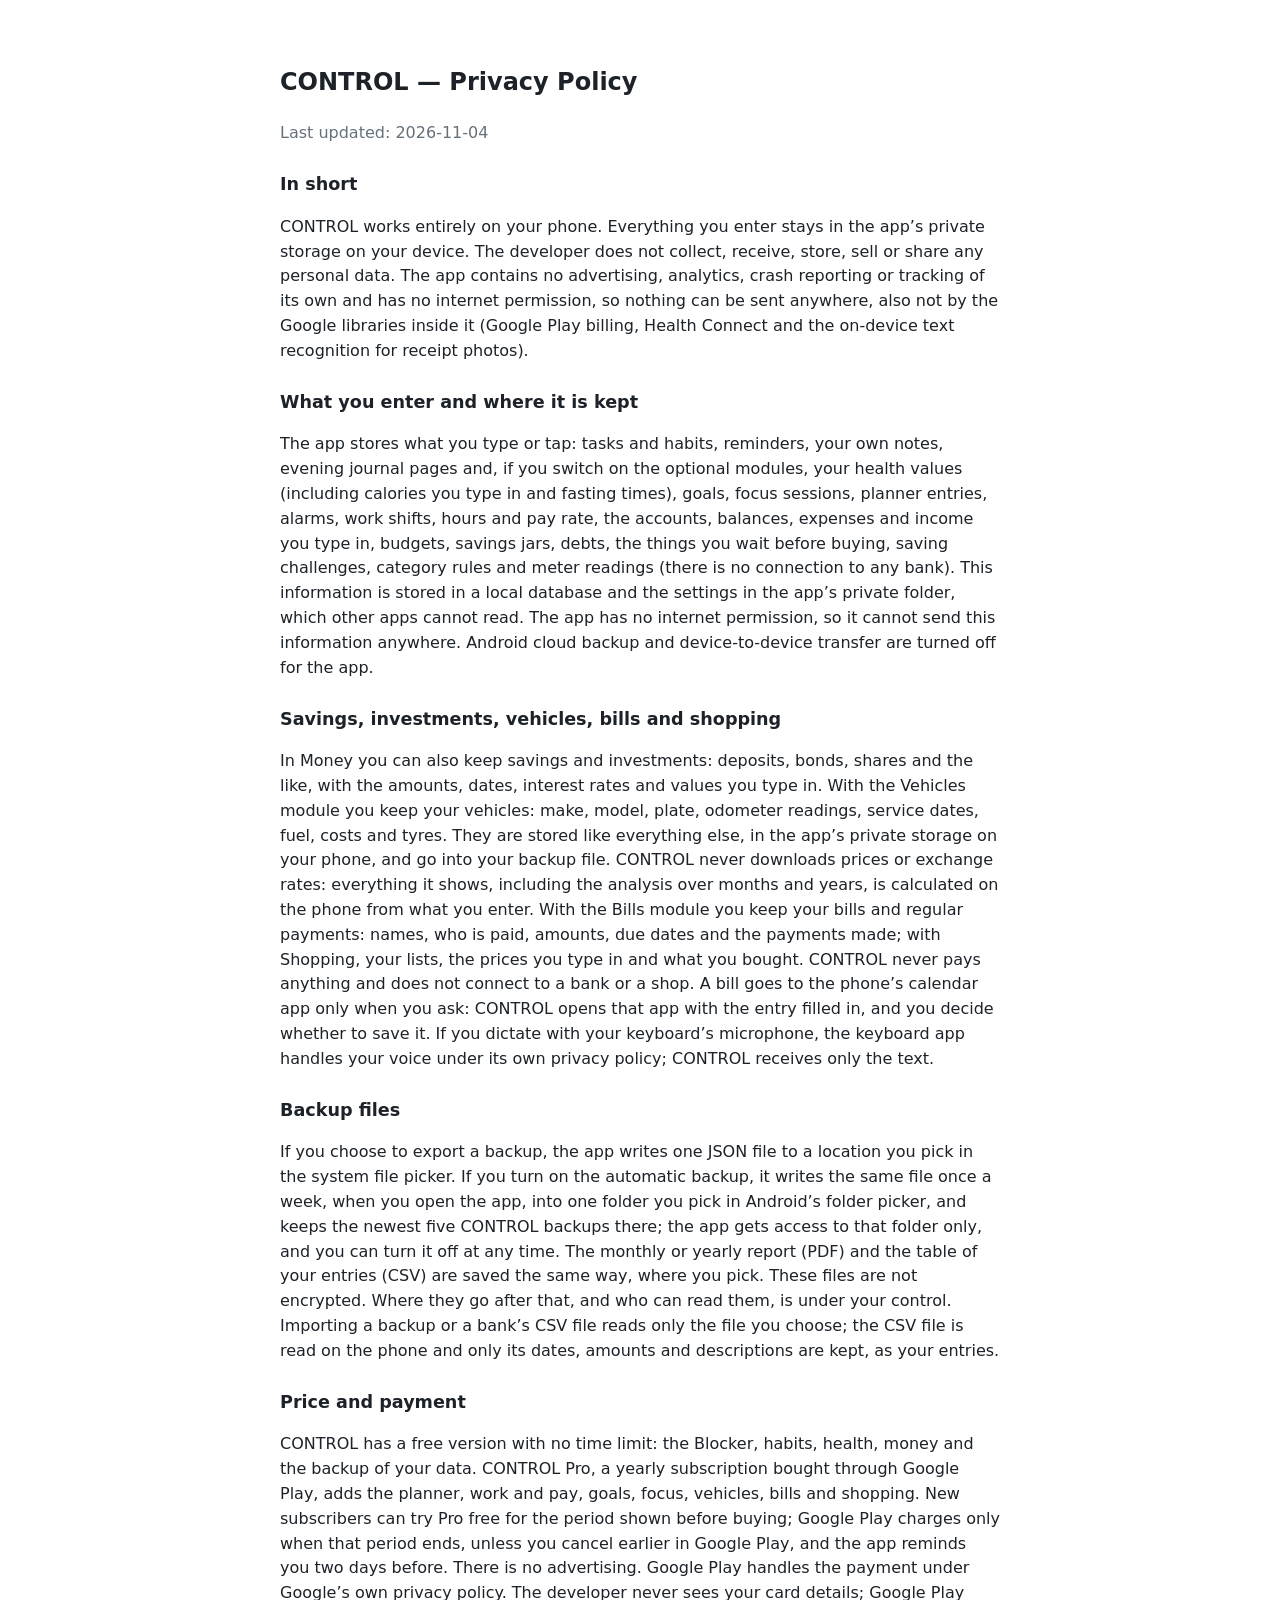
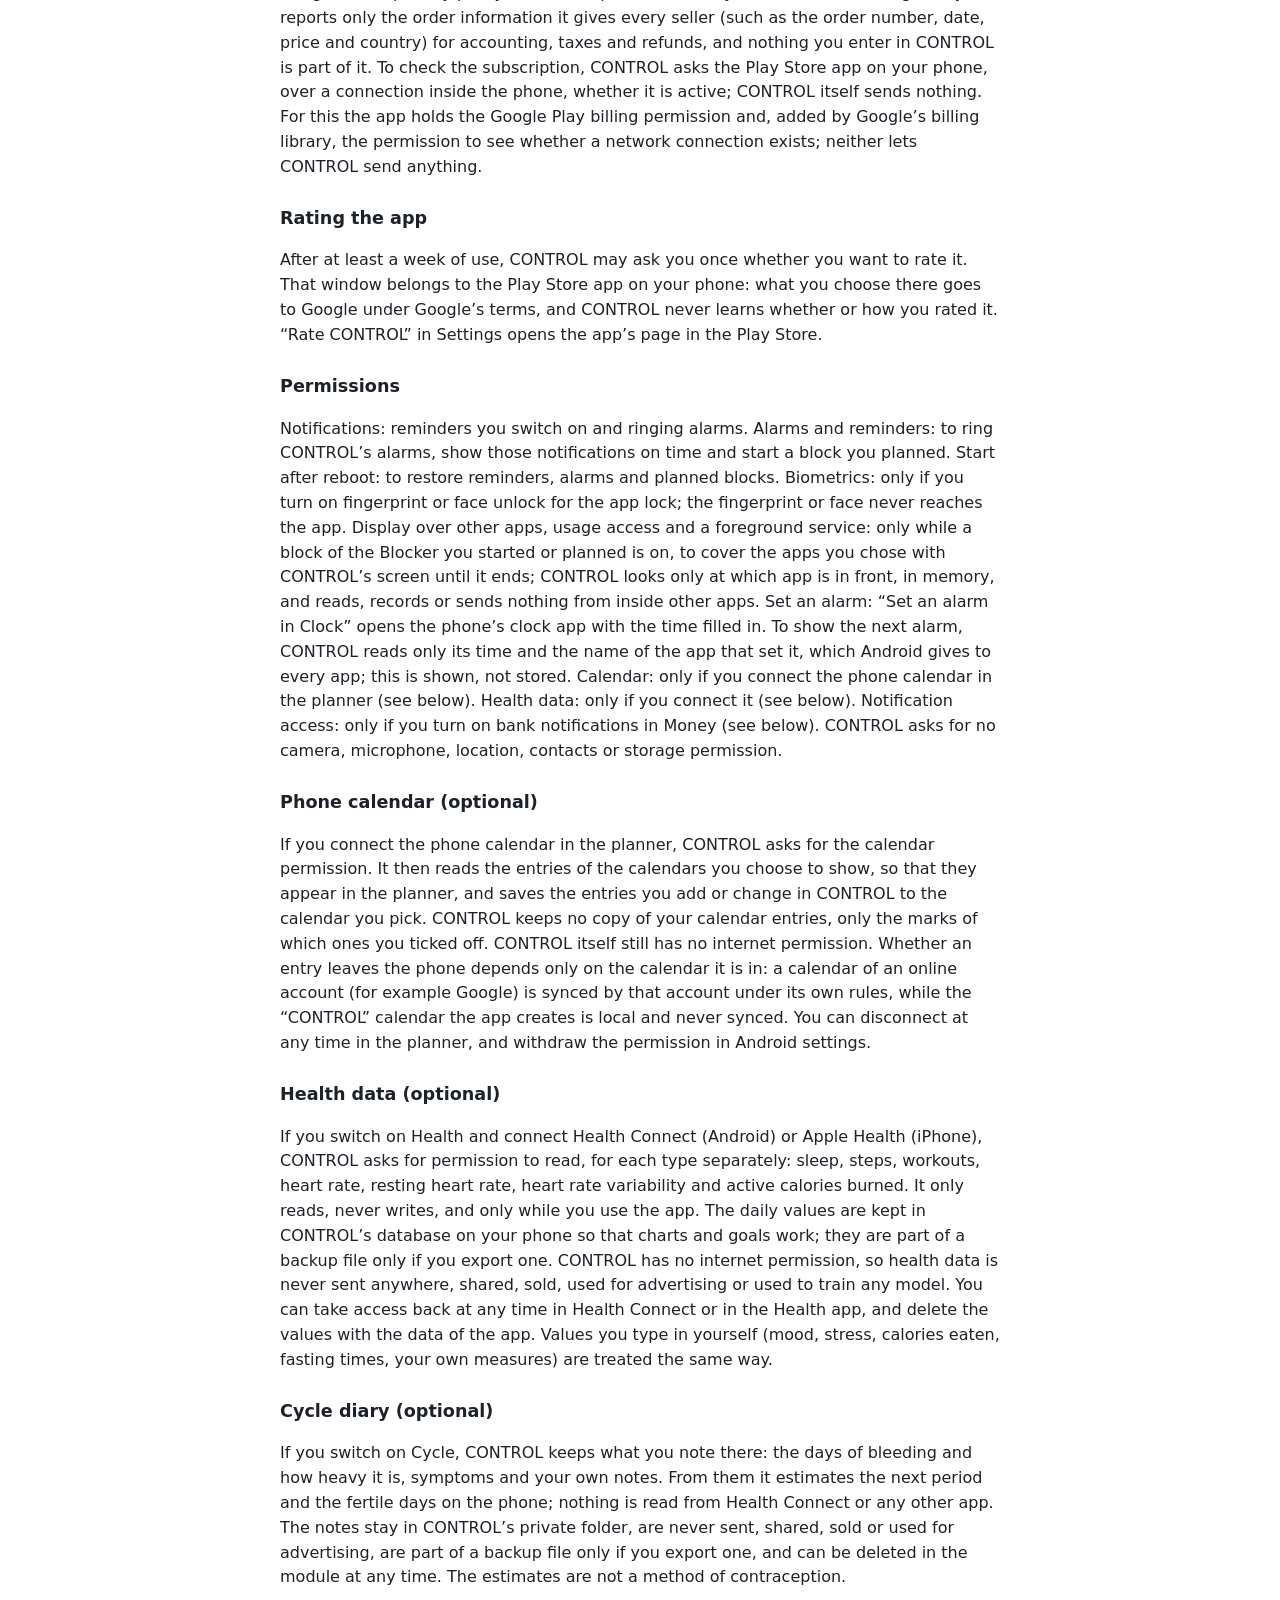
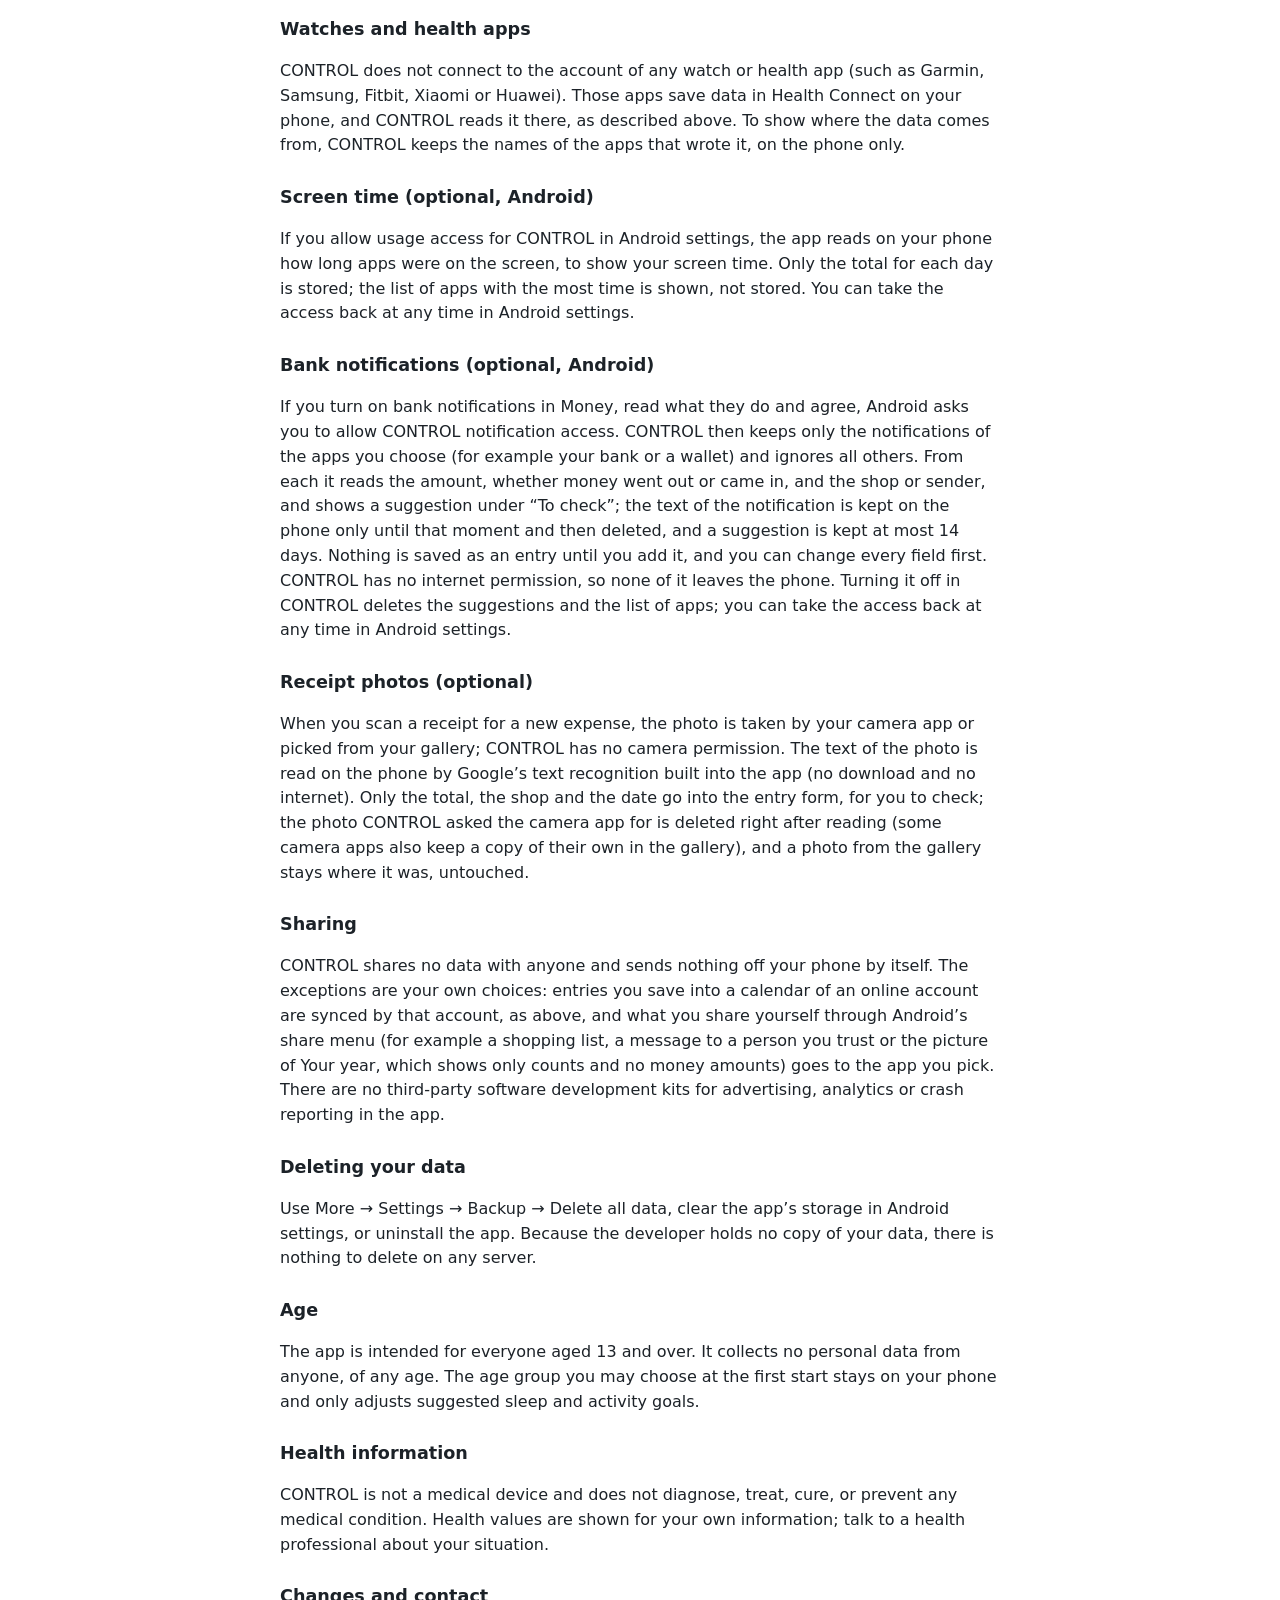
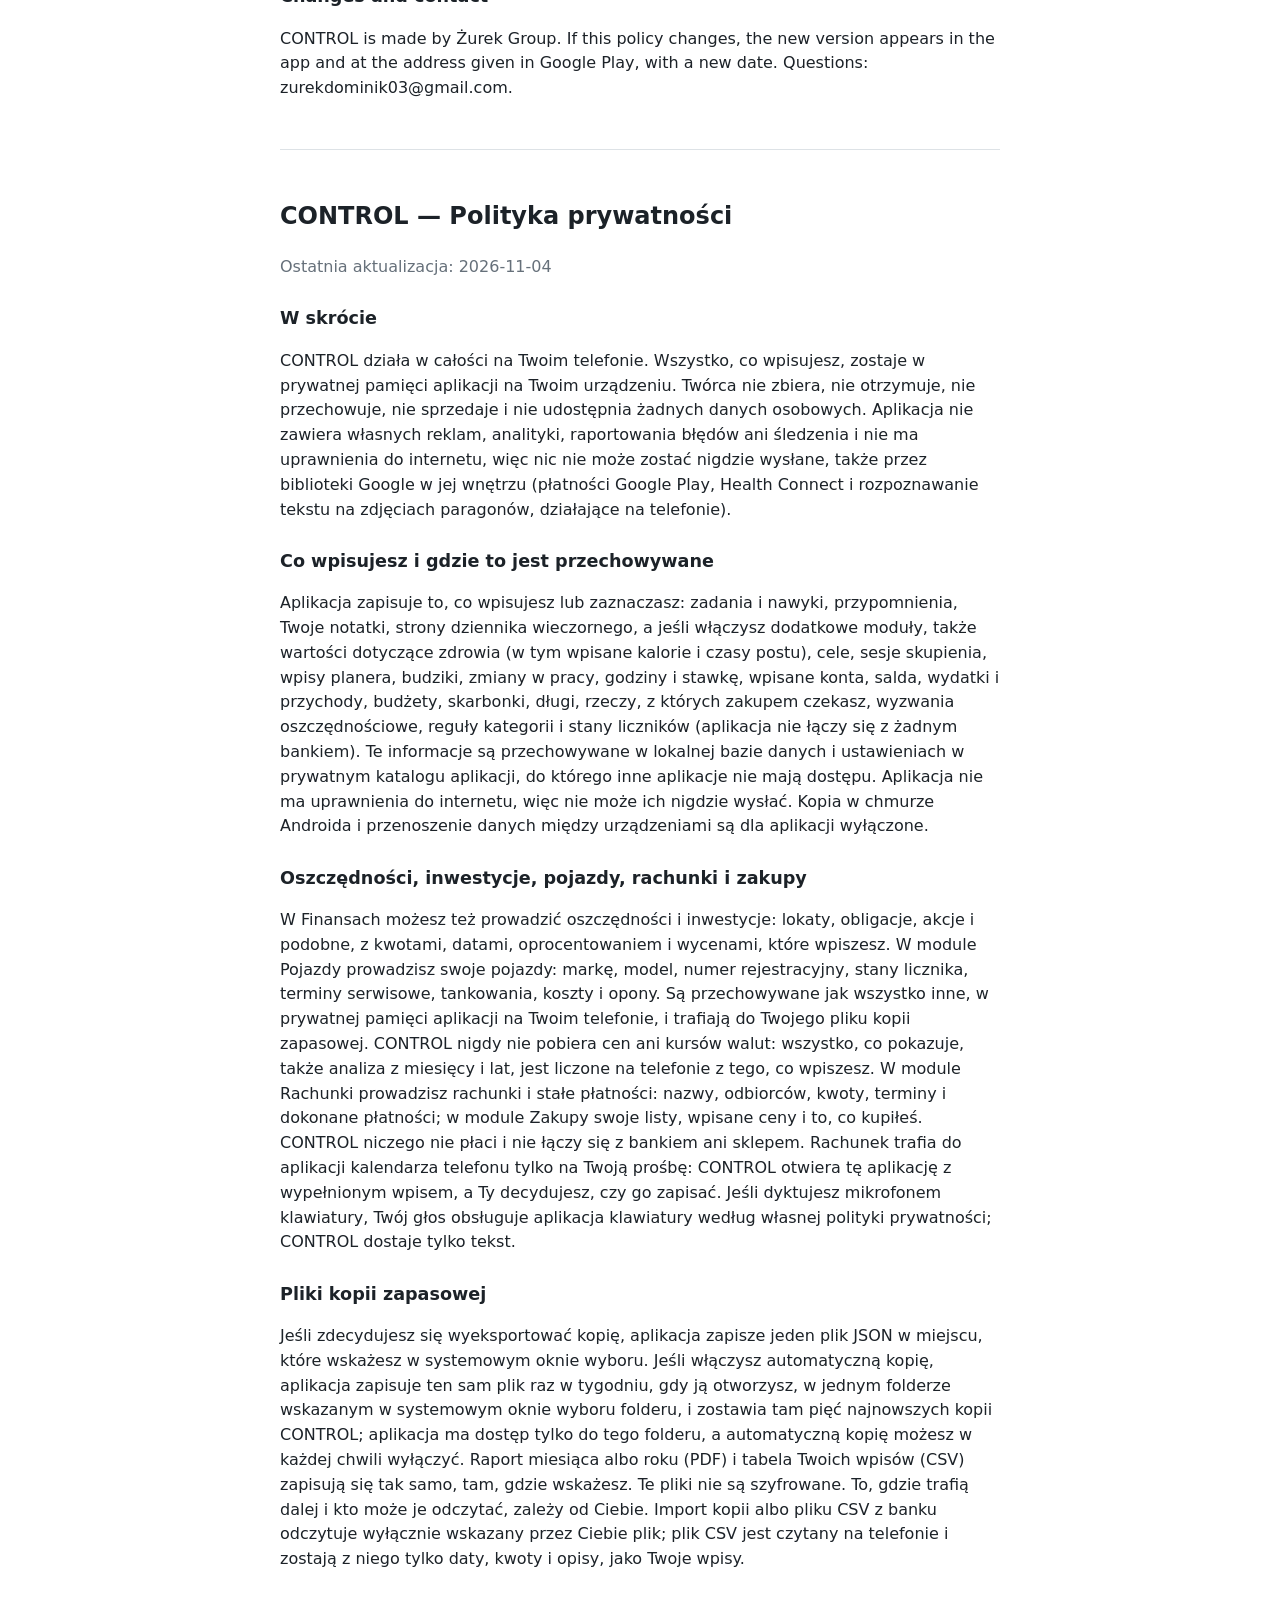
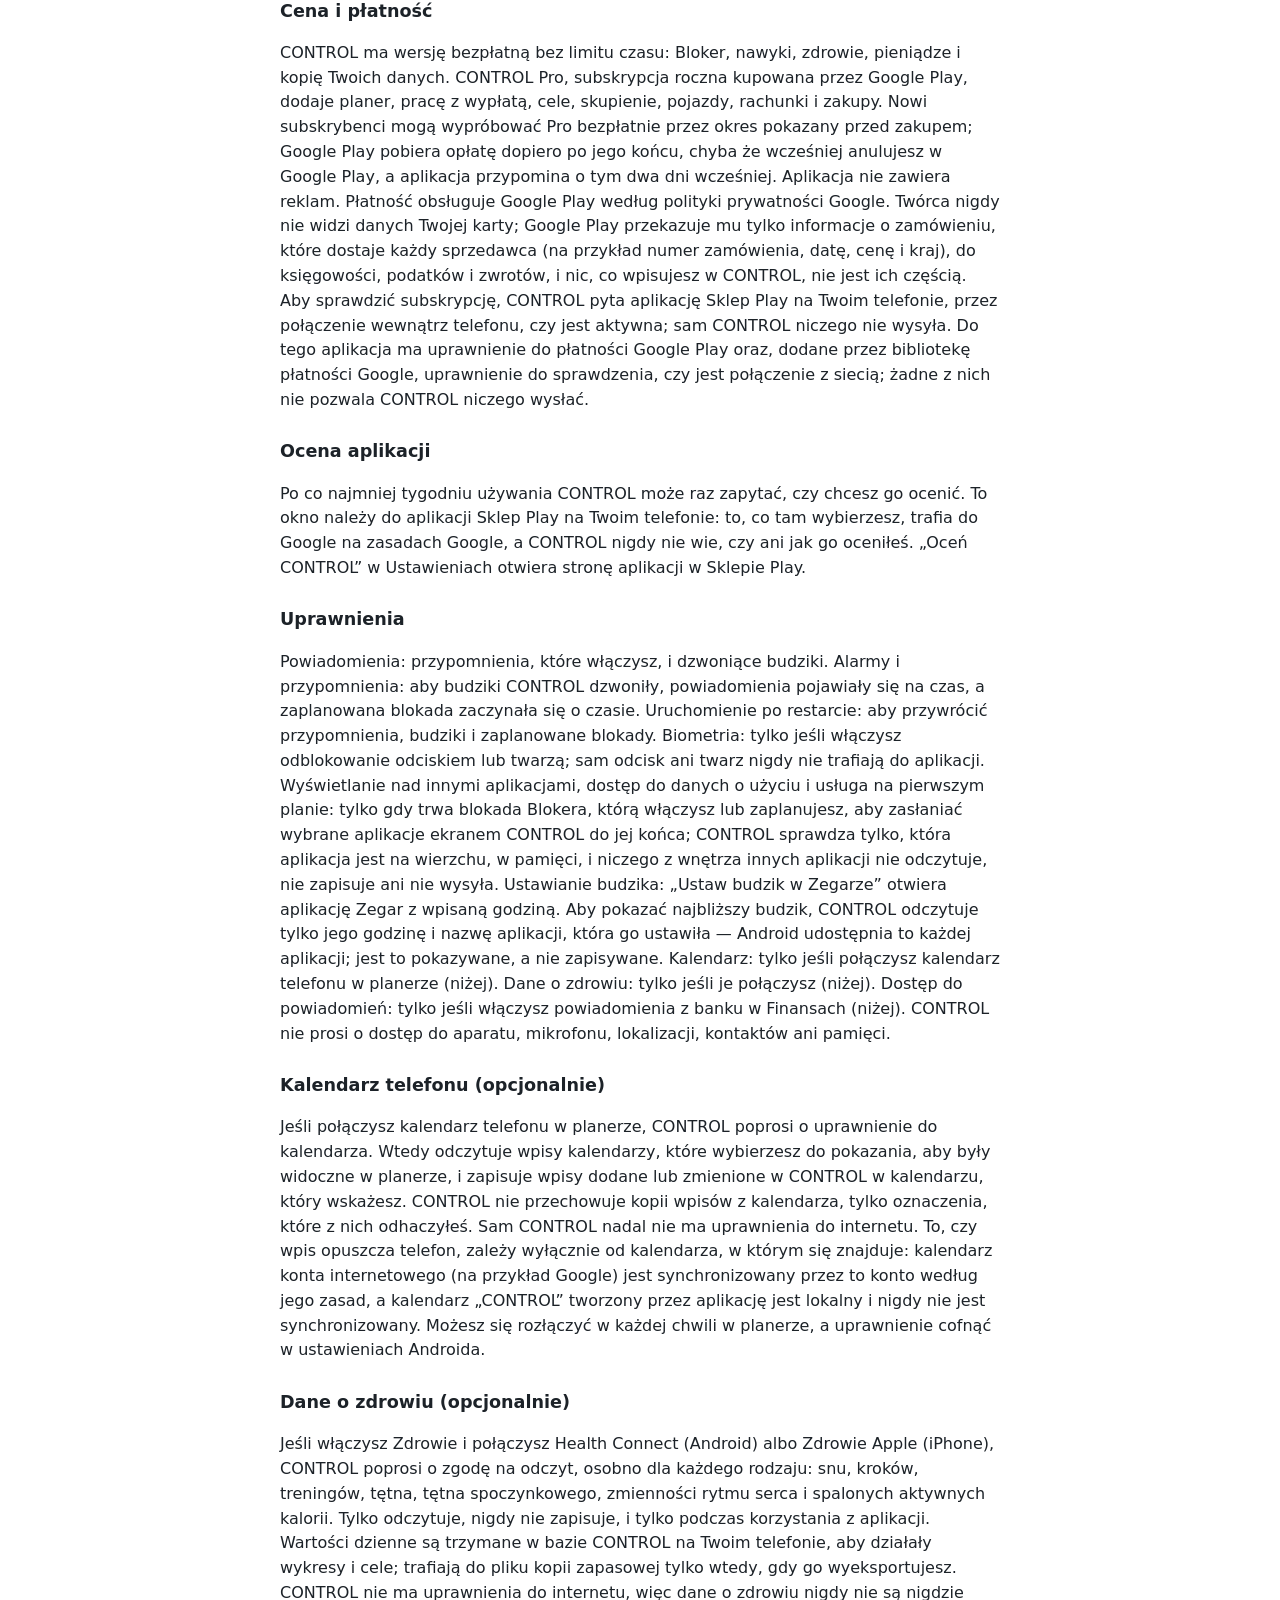
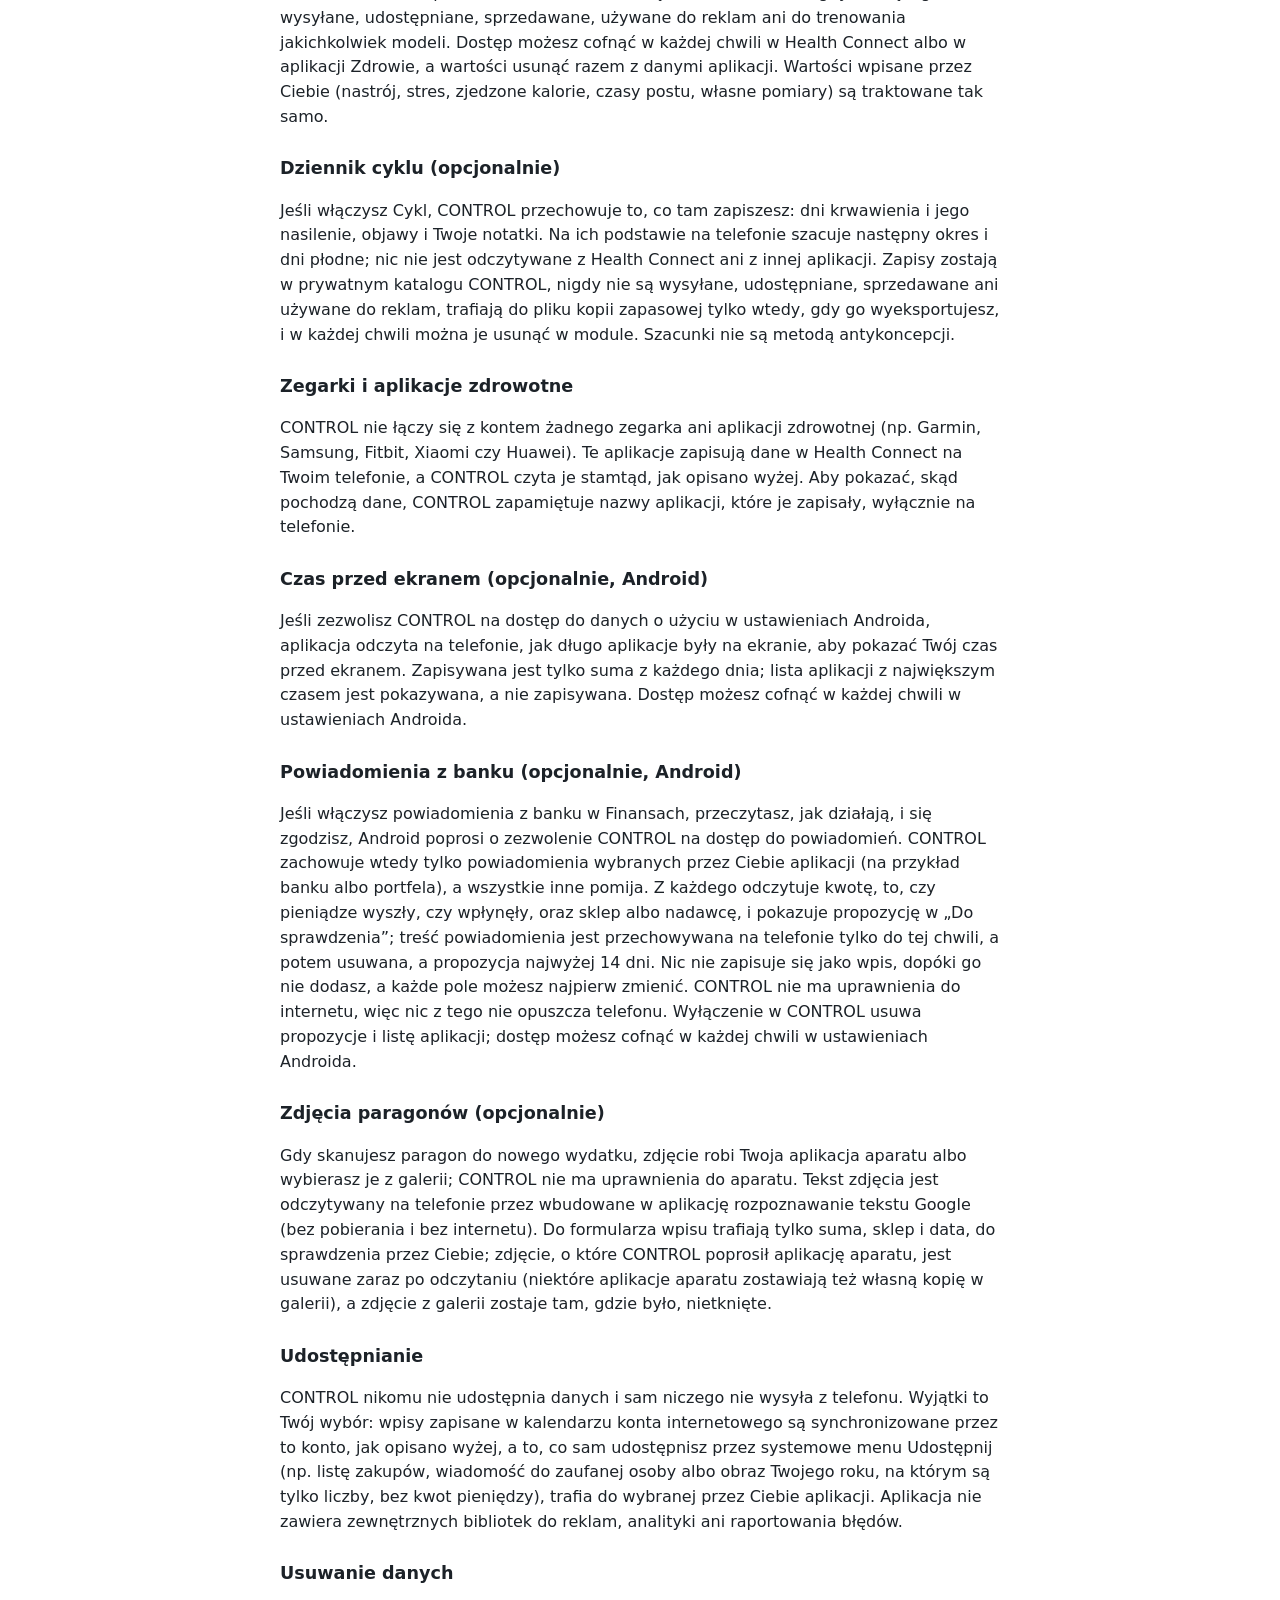
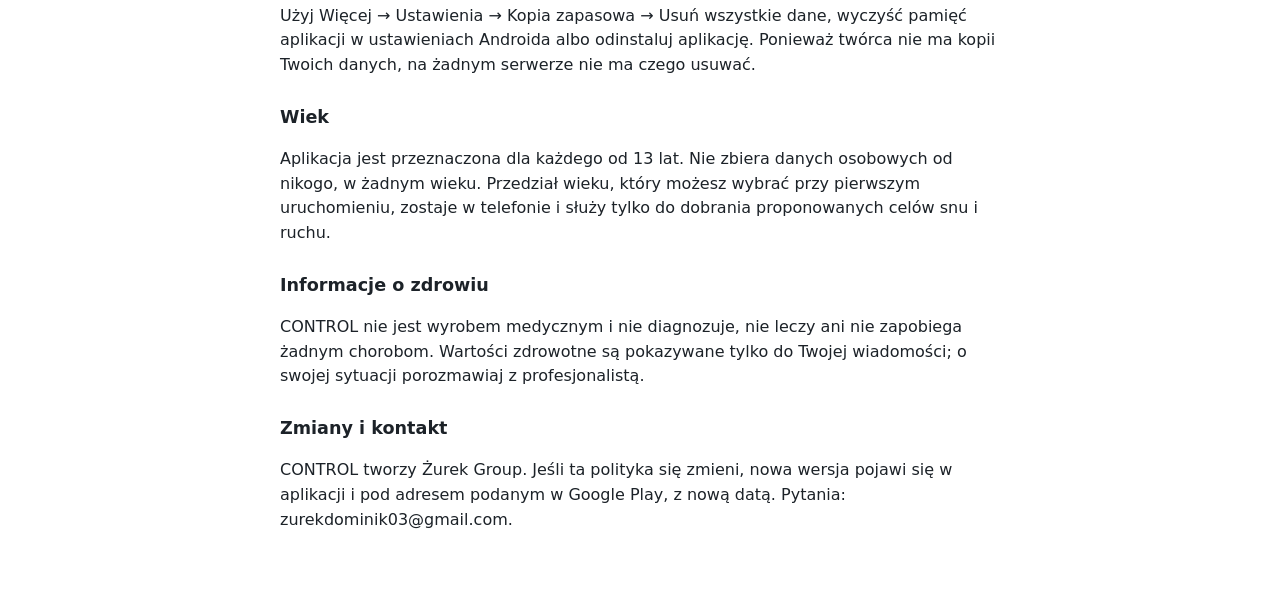
<file: privacy-policy.html>
<!doctype html>
<html lang="en">
<head>
<meta charset="utf-8">
<meta name="viewport" content="width=device-width, initial-scale=1">
<title>CONTROL — Privacy Policy / Polityka prywatności</title>
<style>
body { font-family: system-ui, sans-serif; max-width: 720px; margin: 0 auto; padding: 24px 16px 64px;
       line-height: 1.55; color: #1c2228; background: #fff; }
h1 { font-size: 1.5rem; margin-top: 2.5rem; } h2 { font-size: 1.1rem; margin-top: 1.6rem; }
.date { color: #66707a; } hr { margin: 3rem 0; border: 0; border-top: 1px solid #dde2e6; }
@media (prefers-color-scheme: dark) { body { background: #0b0e11; color: #d6dce2; } .date { color: #8d98a4; }
  hr { border-top-color: #232b34; } }
</style>
</head>
<body>
<section lang="en">
<h1>CONTROL — Privacy Policy</h1>
<p class="date">Last updated: 2026-11-04</p>
<h2>In short</h2>
<p>CONTROL works entirely on your phone. Everything you enter stays in the app’s private storage on your device. The developer does not collect, receive, store, sell or share any personal data. The app contains no advertising, analytics, crash reporting or tracking of its own and has no internet permission, so nothing can be sent anywhere, also not by the Google libraries inside it (Google Play billing, Health Connect and the on-device text recognition for receipt photos).</p>
<h2>What you enter and where it is kept</h2>
<p>The app stores what you type or tap: tasks and habits, reminders, your own notes, evening journal pages and, if you switch on the optional modules, your health values (including calories you type in and fasting times), goals, focus sessions, planner entries, alarms, work shifts, hours and pay rate, the accounts, balances, expenses and income you type in, budgets, savings jars, debts, the things you wait before buying, saving challenges, category rules and meter readings (there is no connection to any bank). This information is stored in a local database and the settings in the app’s private folder, which other apps cannot read. The app has no internet permission, so it cannot send this information anywhere. Android cloud backup and device-to-device transfer are turned off for the app.</p>
<h2>Savings, investments, vehicles, bills and shopping</h2>
<p>In Money you can also keep savings and investments: deposits, bonds, shares and the like, with the amounts, dates, interest rates and values you type in. With the Vehicles module you keep your vehicles: make, model, plate, odometer readings, service dates, fuel, costs and tyres. They are stored like everything else, in the app’s private storage on your phone, and go into your backup file. CONTROL never downloads prices or exchange rates: everything it shows, including the analysis over months and years, is calculated on the phone from what you enter. With the Bills module you keep your bills and regular payments: names, who is paid, amounts, due dates and the payments made; with Shopping, your lists, the prices you type in and what you bought. CONTROL never pays anything and does not connect to a bank or a shop. A bill goes to the phone’s calendar app only when you ask: CONTROL opens that app with the entry filled in, and you decide whether to save it. If you dictate with your keyboard’s microphone, the keyboard app handles your voice under its own privacy policy; CONTROL receives only the text.</p>
<h2>Backup files</h2>
<p>If you choose to export a backup, the app writes one JSON file to a location you pick in the system file picker. If you turn on the automatic backup, it writes the same file once a week, when you open the app, into one folder you pick in Android’s folder picker, and keeps the newest five CONTROL backups there; the app gets access to that folder only, and you can turn it off at any time. The monthly or yearly report (PDF) and the table of your entries (CSV) are saved the same way, where you pick. These files are not encrypted. Where they go after that, and who can read them, is under your control. Importing a backup or a bank’s CSV file reads only the file you choose; the CSV file is read on the phone and only its dates, amounts and descriptions are kept, as your entries.</p>
<h2>Price and payment</h2>
<p>CONTROL has a free version with no time limit: the Blocker, habits, health, money and the backup of your data. CONTROL Pro, a yearly subscription bought through Google Play, adds the planner, work and pay, goals, focus, vehicles, bills and shopping. New subscribers can try Pro free for the period shown before buying; Google Play charges only when that period ends, unless you cancel earlier in Google Play, and the app reminds you two days before. There is no advertising. Google Play handles the payment under Google’s own privacy policy. The developer never sees your card details; Google Play reports only the order information it gives every seller (such as the order number, date, price and country) for accounting, taxes and refunds, and nothing you enter in CONTROL is part of it. To check the subscription, CONTROL asks the Play Store app on your phone, over a connection inside the phone, whether it is active; CONTROL itself sends nothing. For this the app holds the Google Play billing permission and, added by Google’s billing library, the permission to see whether a network connection exists; neither lets CONTROL send anything.</p>
<h2>Rating the app</h2>
<p>After at least a week of use, CONTROL may ask you once whether you want to rate it. That window belongs to the Play Store app on your phone: what you choose there goes to Google under Google’s terms, and CONTROL never learns whether or how you rated it. “Rate CONTROL” in Settings opens the app’s page in the Play Store.</p>
<h2>Permissions</h2>
<p>Notifications: reminders you switch on and ringing alarms. Alarms and reminders: to ring CONTROL’s alarms, show those notifications on time and start a block you planned. Start after reboot: to restore reminders, alarms and planned blocks. Biometrics: only if you turn on fingerprint or face unlock for the app lock; the fingerprint or face never reaches the app. Display over other apps, usage access and a foreground service: only while a block of the Blocker you started or planned is on, to cover the apps you chose with CONTROL’s screen until it ends; CONTROL looks only at which app is in front, in memory, and reads, records or sends nothing from inside other apps. Set an alarm: “Set an alarm in Clock” opens the phone’s clock app with the time filled in. To show the next alarm, CONTROL reads only its time and the name of the app that set it, which Android gives to every app; this is shown, not stored. Calendar: only if you connect the phone calendar in the planner (see below). Health data: only if you connect it (see below). Notification access: only if you turn on bank notifications in Money (see below). CONTROL asks for no camera, microphone, location, contacts or storage permission.</p>
<h2>Phone calendar (optional)</h2>
<p>If you connect the phone calendar in the planner, CONTROL asks for the calendar permission. It then reads the entries of the calendars you choose to show, so that they appear in the planner, and saves the entries you add or change in CONTROL to the calendar you pick. CONTROL keeps no copy of your calendar entries, only the marks of which ones you ticked off. CONTROL itself still has no internet permission. Whether an entry leaves the phone depends only on the calendar it is in: a calendar of an online account (for example Google) is synced by that account under its own rules, while the “CONTROL” calendar the app creates is local and never synced. You can disconnect at any time in the planner, and withdraw the permission in Android settings.</p>
<h2>Health data (optional)</h2>
<p>If you switch on Health and connect Health Connect (Android) or Apple Health (iPhone), CONTROL asks for permission to read, for each type separately: sleep, steps, workouts, heart rate, resting heart rate, heart rate variability and active calories burned. It only reads, never writes, and only while you use the app. The daily values are kept in CONTROL’s database on your phone so that charts and goals work; they are part of a backup file only if you export one. CONTROL has no internet permission, so health data is never sent anywhere, shared, sold, used for advertising or used to train any model. You can take access back at any time in Health Connect or in the Health app, and delete the values with the data of the app. Values you type in yourself (mood, stress, calories eaten, fasting times, your own measures) are treated the same way.</p>
<h2>Cycle diary (optional)</h2>
<p>If you switch on Cycle, CONTROL keeps what you note there: the days of bleeding and how heavy it is, symptoms and your own notes. From them it estimates the next period and the fertile days on the phone; nothing is read from Health Connect or any other app. The notes stay in CONTROL’s private folder, are never sent, shared, sold or used for advertising, are part of a backup file only if you export one, and can be deleted in the module at any time. The estimates are not a method of contraception.</p>
<h2>Watches and health apps</h2>
<p>CONTROL does not connect to the account of any watch or health app (such as Garmin, Samsung, Fitbit, Xiaomi or Huawei). Those apps save data in Health Connect on your phone, and CONTROL reads it there, as described above. To show where the data comes from, CONTROL keeps the names of the apps that wrote it, on the phone only.</p>
<h2>Screen time (optional, Android)</h2>
<p>If you allow usage access for CONTROL in Android settings, the app reads on your phone how long apps were on the screen, to show your screen time. Only the total for each day is stored; the list of apps with the most time is shown, not stored. You can take the access back at any time in Android settings.</p>
<h2>Bank notifications (optional, Android)</h2>
<p>If you turn on bank notifications in Money, read what they do and agree, Android asks you to allow CONTROL notification access. CONTROL then keeps only the notifications of the apps you choose (for example your bank or a wallet) and ignores all others. From each it reads the amount, whether money went out or came in, and the shop or sender, and shows a suggestion under “To check”; the text of the notification is kept on the phone only until that moment and then deleted, and a suggestion is kept at most 14 days. Nothing is saved as an entry until you add it, and you can change every field first. CONTROL has no internet permission, so none of it leaves the phone. Turning it off in CONTROL deletes the suggestions and the list of apps; you can take the access back at any time in Android settings.</p>
<h2>Receipt photos (optional)</h2>
<p>When you scan a receipt for a new expense, the photo is taken by your camera app or picked from your gallery; CONTROL has no camera permission. The text of the photo is read on the phone by Google’s text recognition built into the app (no download and no internet). Only the total, the shop and the date go into the entry form, for you to check; the photo CONTROL asked the camera app for is deleted right after reading (some camera apps also keep a copy of their own in the gallery), and a photo from the gallery stays where it was, untouched.</p>
<h2>Sharing</h2>
<p>CONTROL shares no data with anyone and sends nothing off your phone by itself. The exceptions are your own choices: entries you save into a calendar of an online account are synced by that account, as above, and what you share yourself through Android’s share menu (for example a shopping list, a message to a person you trust or the picture of Your year, which shows only counts and no money amounts) goes to the app you pick. There are no third-party software development kits for advertising, analytics or crash reporting in the app.</p>
<h2>Deleting your data</h2>
<p>Use More → Settings → Backup → Delete all data, clear the app’s storage in Android settings, or uninstall the app. Because the developer holds no copy of your data, there is nothing to delete on any server.</p>
<h2>Age</h2>
<p>The app is intended for everyone aged 13 and over. It collects no personal data from anyone, of any age. The age group you may choose at the first start stays on your phone and only adjusts suggested sleep and activity goals.</p>
<h2>Health information</h2>
<p>CONTROL is not a medical device and does not diagnose, treat, cure, or prevent any medical condition. Health values are shown for your own information; talk to a health professional about your situation.</p>
<h2>Changes and contact</h2>
<p>CONTROL is made by Żurek Group. If this policy changes, the new version appears in the app and at the address given in Google Play, with a new date. Questions: zurekdominik03@gmail.com.</p>
</section>
<hr>
<section lang="pl">
<h1>CONTROL — Polityka prywatności</h1>
<p class="date">Ostatnia aktualizacja: 2026-11-04</p>
<h2>W skrócie</h2>
<p>CONTROL działa w całości na Twoim telefonie. Wszystko, co wpisujesz, zostaje w prywatnej pamięci aplikacji na Twoim urządzeniu. Twórca nie zbiera, nie otrzymuje, nie przechowuje, nie sprzedaje i nie udostępnia żadnych danych osobowych. Aplikacja nie zawiera własnych reklam, analityki, raportowania błędów ani śledzenia i nie ma uprawnienia do internetu, więc nic nie może zostać nigdzie wysłane, także przez biblioteki Google w jej wnętrzu (płatności Google Play, Health Connect i rozpoznawanie tekstu na zdjęciach paragonów, działające na telefonie).</p>
<h2>Co wpisujesz i gdzie to jest przechowywane</h2>
<p>Aplikacja zapisuje to, co wpisujesz lub zaznaczasz: zadania i nawyki, przypomnienia, Twoje notatki, strony dziennika wieczornego, a jeśli włączysz dodatkowe moduły, także wartości dotyczące zdrowia (w tym wpisane kalorie i czasy postu), cele, sesje skupienia, wpisy planera, budziki, zmiany w pracy, godziny i stawkę, wpisane konta, salda, wydatki i przychody, budżety, skarbonki, długi, rzeczy, z których zakupem czekasz, wyzwania oszczędnościowe, reguły kategorii i stany liczników (aplikacja nie łączy się z żadnym bankiem). Te informacje są przechowywane w lokalnej bazie danych i ustawieniach w prywatnym katalogu aplikacji, do którego inne aplikacje nie mają dostępu. Aplikacja nie ma uprawnienia do internetu, więc nie może ich nigdzie wysłać. Kopia w chmurze Androida i przenoszenie danych między urządzeniami są dla aplikacji wyłączone.</p>
<h2>Oszczędności, inwestycje, pojazdy, rachunki i zakupy</h2>
<p>W Finansach możesz też prowadzić oszczędności i inwestycje: lokaty, obligacje, akcje i podobne, z kwotami, datami, oprocentowaniem i wycenami, które wpiszesz. W module Pojazdy prowadzisz swoje pojazdy: markę, model, numer rejestracyjny, stany licznika, terminy serwisowe, tankowania, koszty i opony. Są przechowywane jak wszystko inne, w prywatnej pamięci aplikacji na Twoim telefonie, i trafiają do Twojego pliku kopii zapasowej. CONTROL nigdy nie pobiera cen ani kursów walut: wszystko, co pokazuje, także analiza z miesięcy i lat, jest liczone na telefonie z tego, co wpiszesz. W module Rachunki prowadzisz rachunki i stałe płatności: nazwy, odbiorców, kwoty, terminy i dokonane płatności; w module Zakupy swoje listy, wpisane ceny i to, co kupiłeś. CONTROL niczego nie płaci i nie łączy się z bankiem ani sklepem. Rachunek trafia do aplikacji kalendarza telefonu tylko na Twoją prośbę: CONTROL otwiera tę aplikację z wypełnionym wpisem, a Ty decydujesz, czy go zapisać. Jeśli dyktujesz mikrofonem klawiatury, Twój głos obsługuje aplikacja klawiatury według własnej polityki prywatności; CONTROL dostaje tylko tekst.</p>
<h2>Pliki kopii zapasowej</h2>
<p>Jeśli zdecydujesz się wyeksportować kopię, aplikacja zapisze jeden plik JSON w miejscu, które wskażesz w systemowym oknie wyboru. Jeśli włączysz automatyczną kopię, aplikacja zapisuje ten sam plik raz w tygodniu, gdy ją otworzysz, w jednym folderze wskazanym w systemowym oknie wyboru folderu, i zostawia tam pięć najnowszych kopii CONTROL; aplikacja ma dostęp tylko do tego folderu, a automatyczną kopię możesz w każdej chwili wyłączyć. Raport miesiąca albo roku (PDF) i tabela Twoich wpisów (CSV) zapisują się tak samo, tam, gdzie wskażesz. Te pliki nie są szyfrowane. To, gdzie trafią dalej i kto może je odczytać, zależy od Ciebie. Import kopii albo pliku CSV z banku odczytuje wyłącznie wskazany przez Ciebie plik; plik CSV jest czytany na telefonie i zostają z niego tylko daty, kwoty i opisy, jako Twoje wpisy.</p>
<h2>Cena i płatność</h2>
<p>CONTROL ma wersję bezpłatną bez limitu czasu: Bloker, nawyki, zdrowie, pieniądze i kopię Twoich danych. CONTROL Pro, subskrypcja roczna kupowana przez Google Play, dodaje planer, pracę z wypłatą, cele, skupienie, pojazdy, rachunki i zakupy. Nowi subskrybenci mogą wypróbować Pro bezpłatnie przez okres pokazany przed zakupem; Google Play pobiera opłatę dopiero po jego końcu, chyba że wcześniej anulujesz w Google Play, a aplikacja przypomina o tym dwa dni wcześniej. Aplikacja nie zawiera reklam. Płatność obsługuje Google Play według polityki prywatności Google. Twórca nigdy nie widzi danych Twojej karty; Google Play przekazuje mu tylko informacje o zamówieniu, które dostaje każdy sprzedawca (na przykład numer zamówienia, datę, cenę i kraj), do księgowości, podatków i zwrotów, i nic, co wpisujesz w CONTROL, nie jest ich częścią. Aby sprawdzić subskrypcję, CONTROL pyta aplikację Sklep Play na Twoim telefonie, przez połączenie wewnątrz telefonu, czy jest aktywna; sam CONTROL niczego nie wysyła. Do tego aplikacja ma uprawnienie do płatności Google Play oraz, dodane przez bibliotekę płatności Google, uprawnienie do sprawdzenia, czy jest połączenie z siecią; żadne z nich nie pozwala CONTROL niczego wysłać.</p>
<h2>Ocena aplikacji</h2>
<p>Po co najmniej tygodniu używania CONTROL może raz zapytać, czy chcesz go ocenić. To okno należy do aplikacji Sklep Play na Twoim telefonie: to, co tam wybierzesz, trafia do Google na zasadach Google, a CONTROL nigdy nie wie, czy ani jak go oceniłeś. „Oceń CONTROL” w Ustawieniach otwiera stronę aplikacji w Sklepie Play.</p>
<h2>Uprawnienia</h2>
<p>Powiadomienia: przypomnienia, które włączysz, i dzwoniące budziki. Alarmy i przypomnienia: aby budziki CONTROL dzwoniły, powiadomienia pojawiały się na czas, a zaplanowana blokada zaczynała się o czasie. Uruchomienie po restarcie: aby przywrócić przypomnienia, budziki i zaplanowane blokady. Biometria: tylko jeśli włączysz odblokowanie odciskiem lub twarzą; sam odcisk ani twarz nigdy nie trafiają do aplikacji. Wyświetlanie nad innymi aplikacjami, dostęp do danych o użyciu i usługa na pierwszym planie: tylko gdy trwa blokada Blokera, którą włączysz lub zaplanujesz, aby zasłaniać wybrane aplikacje ekranem CONTROL do jej końca; CONTROL sprawdza tylko, która aplikacja jest na wierzchu, w pamięci, i niczego z wnętrza innych aplikacji nie odczytuje, nie zapisuje ani nie wysyła. Ustawianie budzika: „Ustaw budzik w Zegarze” otwiera aplikację Zegar z wpisaną godziną. Aby pokazać najbliższy budzik, CONTROL odczytuje tylko jego godzinę i nazwę aplikacji, która go ustawiła — Android udostępnia to każdej aplikacji; jest to pokazywane, a nie zapisywane. Kalendarz: tylko jeśli połączysz kalendarz telefonu w planerze (niżej). Dane o zdrowiu: tylko jeśli je połączysz (niżej). Dostęp do powiadomień: tylko jeśli włączysz powiadomienia z banku w Finansach (niżej). CONTROL nie prosi o dostęp do aparatu, mikrofonu, lokalizacji, kontaktów ani pamięci.</p>
<h2>Kalendarz telefonu (opcjonalnie)</h2>
<p>Jeśli połączysz kalendarz telefonu w planerze, CONTROL poprosi o uprawnienie do kalendarza. Wtedy odczytuje wpisy kalendarzy, które wybierzesz do pokazania, aby były widoczne w planerze, i zapisuje wpisy dodane lub zmienione w CONTROL w kalendarzu, który wskażesz. CONTROL nie przechowuje kopii wpisów z kalendarza, tylko oznaczenia, które z nich odhaczyłeś. Sam CONTROL nadal nie ma uprawnienia do internetu. To, czy wpis opuszcza telefon, zależy wyłącznie od kalendarza, w którym się znajduje: kalendarz konta internetowego (na przykład Google) jest synchronizowany przez to konto według jego zasad, a kalendarz „CONTROL” tworzony przez aplikację jest lokalny i nigdy nie jest synchronizowany. Możesz się rozłączyć w każdej chwili w planerze, a uprawnienie cofnąć w ustawieniach Androida.</p>
<h2>Dane o zdrowiu (opcjonalnie)</h2>
<p>Jeśli włączysz Zdrowie i połączysz Health Connect (Android) albo Zdrowie Apple (iPhone), CONTROL poprosi o zgodę na odczyt, osobno dla każdego rodzaju: snu, kroków, treningów, tętna, tętna spoczynkowego, zmienności rytmu serca i spalonych aktywnych kalorii. Tylko odczytuje, nigdy nie zapisuje, i tylko podczas korzystania z aplikacji. Wartości dzienne są trzymane w bazie CONTROL na Twoim telefonie, aby działały wykresy i cele; trafiają do pliku kopii zapasowej tylko wtedy, gdy go wyeksportujesz. CONTROL nie ma uprawnienia do internetu, więc dane o zdrowiu nigdy nie są nigdzie wysyłane, udostępniane, sprzedawane, używane do reklam ani do trenowania jakichkolwiek modeli. Dostęp możesz cofnąć w każdej chwili w Health Connect albo w aplikacji Zdrowie, a wartości usunąć razem z danymi aplikacji. Wartości wpisane przez Ciebie (nastrój, stres, zjedzone kalorie, czasy postu, własne pomiary) są traktowane tak samo.</p>
<h2>Dziennik cyklu (opcjonalnie)</h2>
<p>Jeśli włączysz Cykl, CONTROL przechowuje to, co tam zapiszesz: dni krwawienia i jego nasilenie, objawy i Twoje notatki. Na ich podstawie na telefonie szacuje następny okres i dni płodne; nic nie jest odczytywane z Health Connect ani z innej aplikacji. Zapisy zostają w prywatnym katalogu CONTROL, nigdy nie są wysyłane, udostępniane, sprzedawane ani używane do reklam, trafiają do pliku kopii zapasowej tylko wtedy, gdy go wyeksportujesz, i w każdej chwili można je usunąć w module. Szacunki nie są metodą antykoncepcji.</p>
<h2>Zegarki i aplikacje zdrowotne</h2>
<p>CONTROL nie łączy się z kontem żadnego zegarka ani aplikacji zdrowotnej (np. Garmin, Samsung, Fitbit, Xiaomi czy Huawei). Te aplikacje zapisują dane w Health Connect na Twoim telefonie, a CONTROL czyta je stamtąd, jak opisano wyżej. Aby pokazać, skąd pochodzą dane, CONTROL zapamiętuje nazwy aplikacji, które je zapisały, wyłącznie na telefonie.</p>
<h2>Czas przed ekranem (opcjonalnie, Android)</h2>
<p>Jeśli zezwolisz CONTROL na dostęp do danych o użyciu w ustawieniach Androida, aplikacja odczyta na telefonie, jak długo aplikacje były na ekranie, aby pokazać Twój czas przed ekranem. Zapisywana jest tylko suma z każdego dnia; lista aplikacji z największym czasem jest pokazywana, a nie zapisywana. Dostęp możesz cofnąć w każdej chwili w ustawieniach Androida.</p>
<h2>Powiadomienia z banku (opcjonalnie, Android)</h2>
<p>Jeśli włączysz powiadomienia z banku w Finansach, przeczytasz, jak działają, i się zgodzisz, Android poprosi o zezwolenie CONTROL na dostęp do powiadomień. CONTROL zachowuje wtedy tylko powiadomienia wybranych przez Ciebie aplikacji (na przykład banku albo portfela), a wszystkie inne pomija. Z każdego odczytuje kwotę, to, czy pieniądze wyszły, czy wpłynęły, oraz sklep albo nadawcę, i pokazuje propozycję w „Do sprawdzenia”; treść powiadomienia jest przechowywana na telefonie tylko do tej chwili, a potem usuwana, a propozycja najwyżej 14 dni. Nic nie zapisuje się jako wpis, dopóki go nie dodasz, a każde pole możesz najpierw zmienić. CONTROL nie ma uprawnienia do internetu, więc nic z tego nie opuszcza telefonu. Wyłączenie w CONTROL usuwa propozycje i listę aplikacji; dostęp możesz cofnąć w każdej chwili w ustawieniach Androida.</p>
<h2>Zdjęcia paragonów (opcjonalnie)</h2>
<p>Gdy skanujesz paragon do nowego wydatku, zdjęcie robi Twoja aplikacja aparatu albo wybierasz je z galerii; CONTROL nie ma uprawnienia do aparatu. Tekst zdjęcia jest odczytywany na telefonie przez wbudowane w aplikację rozpoznawanie tekstu Google (bez pobierania i bez internetu). Do formularza wpisu trafiają tylko suma, sklep i data, do sprawdzenia przez Ciebie; zdjęcie, o które CONTROL poprosił aplikację aparatu, jest usuwane zaraz po odczytaniu (niektóre aplikacje aparatu zostawiają też własną kopię w galerii), a zdjęcie z galerii zostaje tam, gdzie było, nietknięte.</p>
<h2>Udostępnianie</h2>
<p>CONTROL nikomu nie udostępnia danych i sam niczego nie wysyła z telefonu. Wyjątki to Twój wybór: wpisy zapisane w kalendarzu konta internetowego są synchronizowane przez to konto, jak opisano wyżej, a to, co sam udostępnisz przez systemowe menu Udostępnij (np. listę zakupów, wiadomość do zaufanej osoby albo obraz Twojego roku, na którym są tylko liczby, bez kwot pieniędzy), trafia do wybranej przez Ciebie aplikacji. Aplikacja nie zawiera zewnętrznych bibliotek do reklam, analityki ani raportowania błędów.</p>
<h2>Usuwanie danych</h2>
<p>Użyj Więcej → Ustawienia → Kopia zapasowa → Usuń wszystkie dane, wyczyść pamięć aplikacji w ustawieniach Androida albo odinstaluj aplikację. Ponieważ twórca nie ma kopii Twoich danych, na żadnym serwerze nie ma czego usuwać.</p>
<h2>Wiek</h2>
<p>Aplikacja jest przeznaczona dla każdego od 13 lat. Nie zbiera danych osobowych od nikogo, w żadnym wieku. Przedział wieku, który możesz wybrać przy pierwszym uruchomieniu, zostaje w telefonie i służy tylko do dobrania proponowanych celów snu i ruchu.</p>
<h2>Informacje o zdrowiu</h2>
<p>CONTROL nie jest wyrobem medycznym i nie diagnozuje, nie leczy ani nie zapobiega żadnym chorobom. Wartości zdrowotne są pokazywane tylko do Twojej wiadomości; o swojej sytuacji porozmawiaj z profesjonalistą.</p>
<h2>Zmiany i kontakt</h2>
<p>CONTROL tworzy Żurek Group. Jeśli ta polityka się zmieni, nowa wersja pojawi się w aplikacji i pod adresem podanym w Google Play, z nową datą. Pytania: zurekdominik03@gmail.com.</p>
</section>
</body>
</html>
</file>
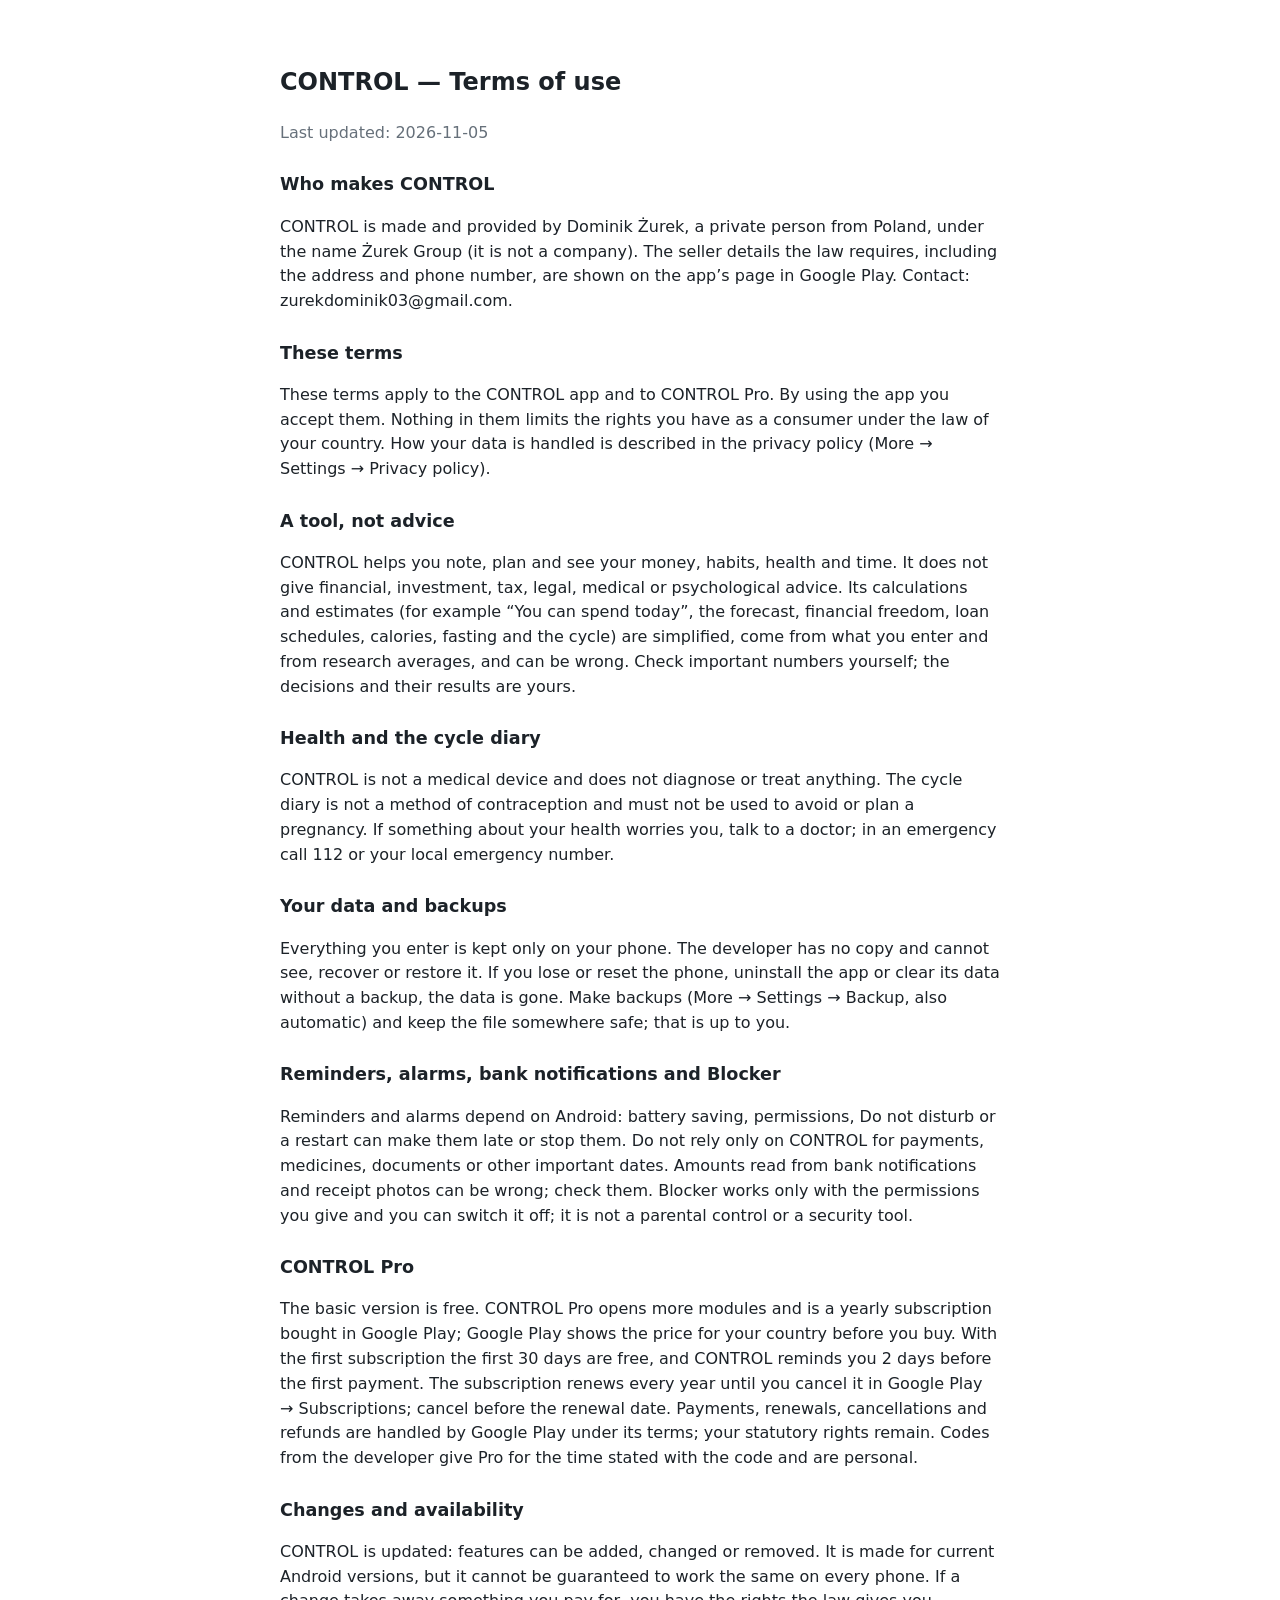
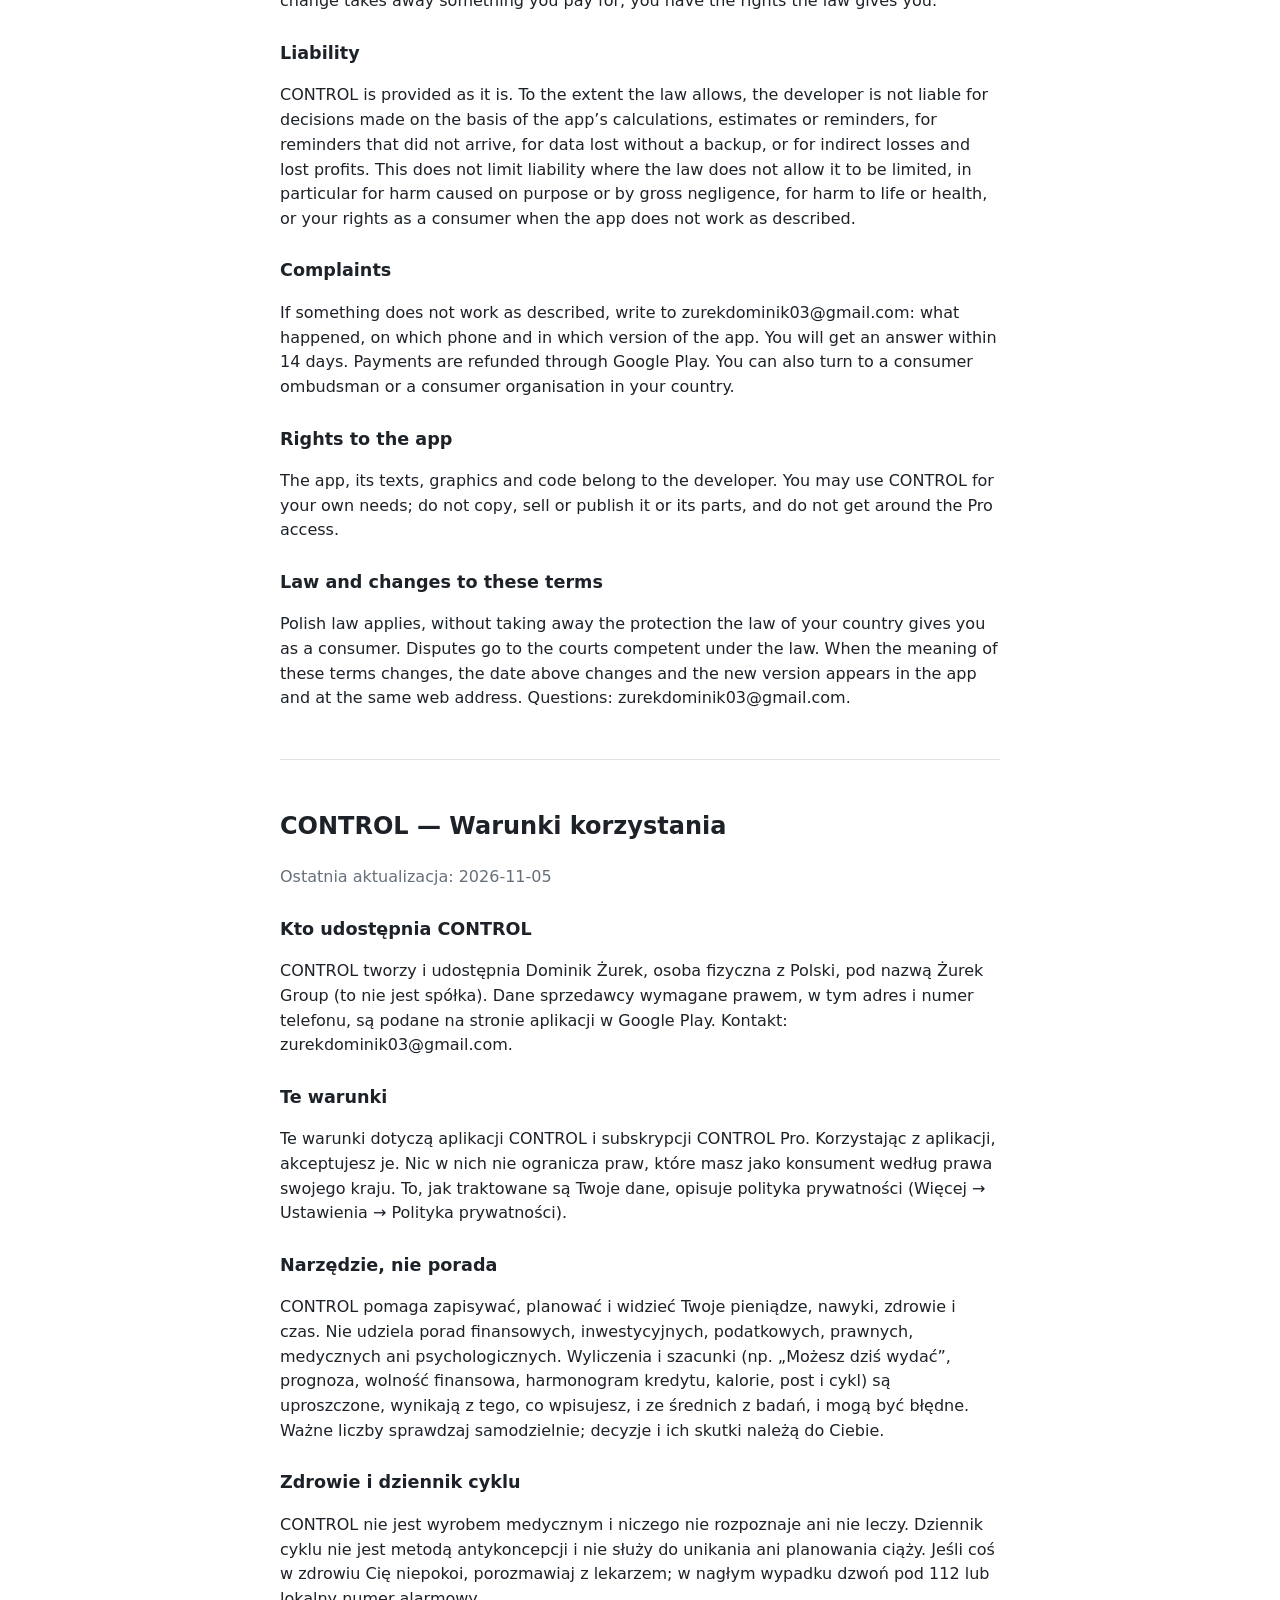
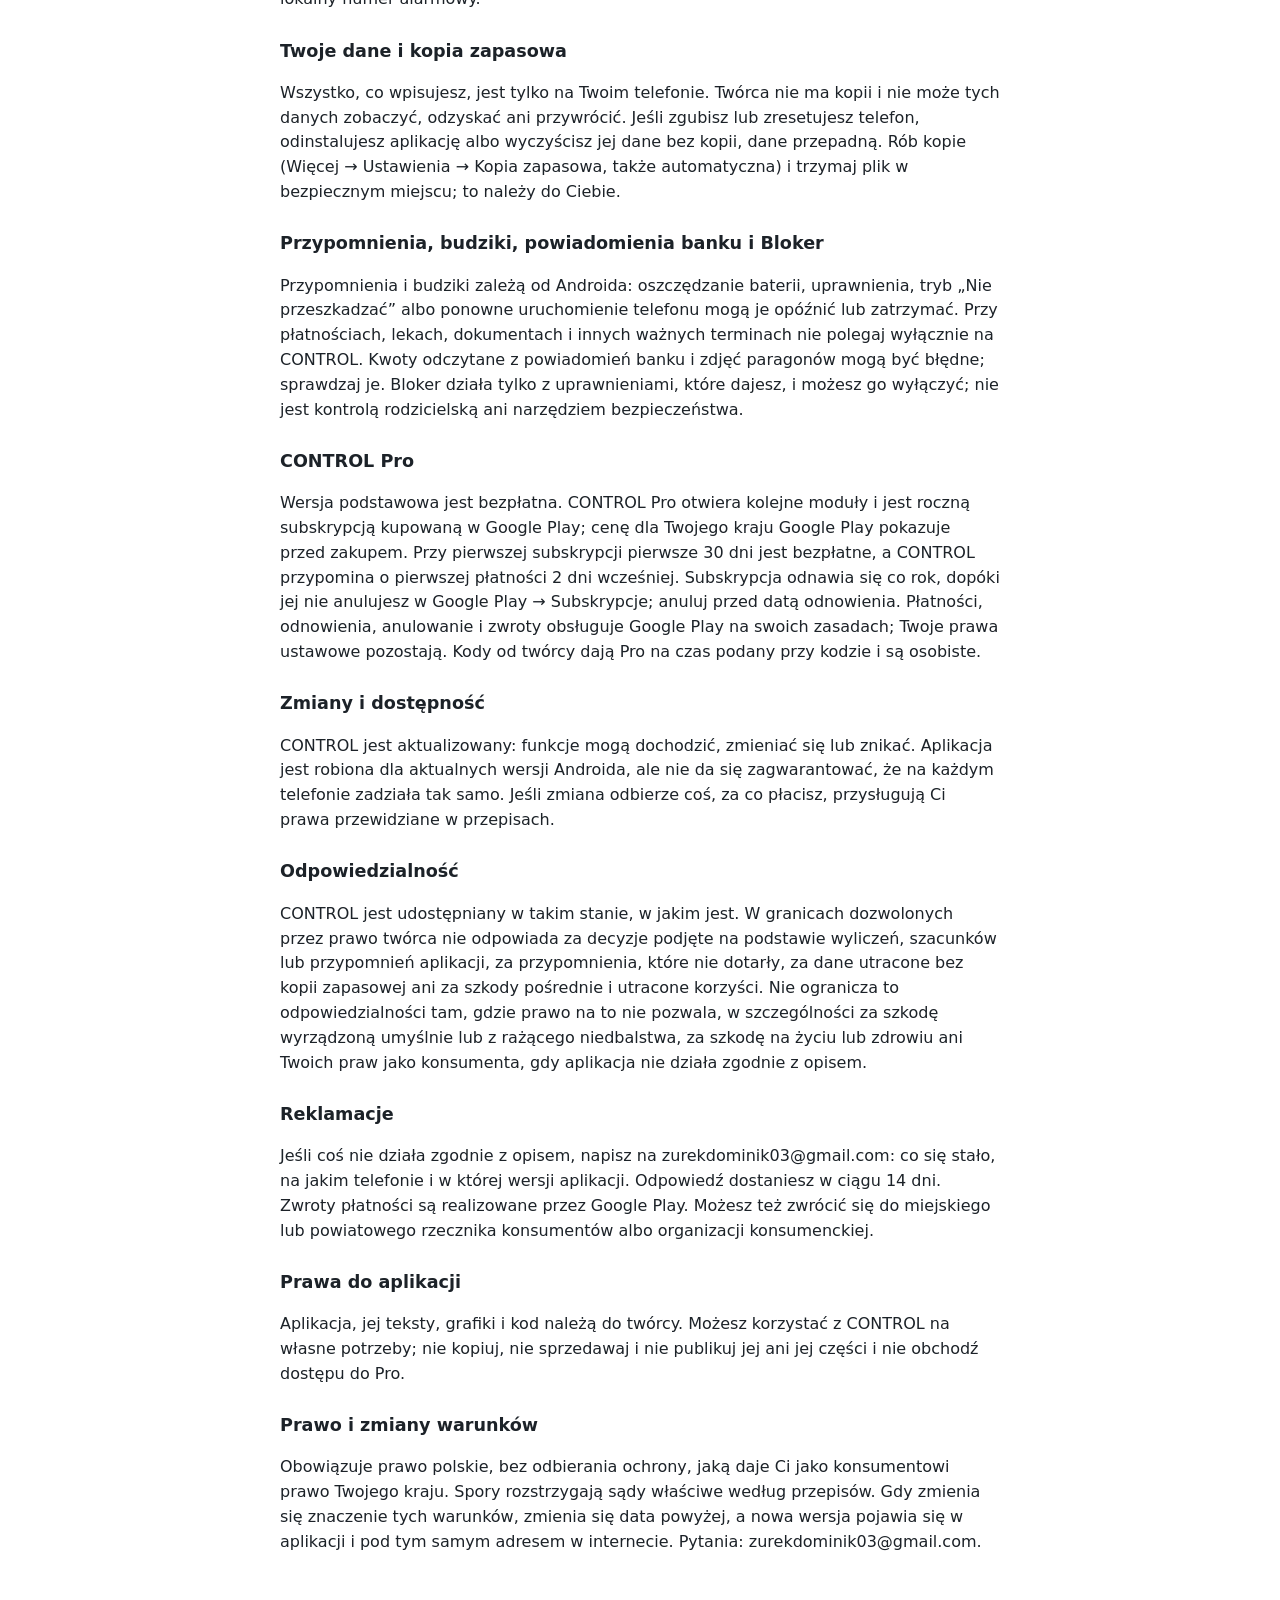
<file: terms.html>
<!doctype html>
<html lang="en">
<head>
<meta charset="utf-8">
<meta name="viewport" content="width=device-width, initial-scale=1">
<title>CONTROL — Terms of use / Warunki korzystania</title>
<style>
body { font-family: system-ui, sans-serif; max-width: 720px; margin: 0 auto; padding: 24px 16px 64px;
       line-height: 1.55; color: #1c2228; background: #fff; }
h1 { font-size: 1.5rem; margin-top: 2.5rem; } h2 { font-size: 1.1rem; margin-top: 1.6rem; }
.date { color: #66707a; } hr { margin: 3rem 0; border: 0; border-top: 1px solid #dde2e6; }
@media (prefers-color-scheme: dark) { body { background: #0b0e11; color: #d6dce2; } .date { color: #8d98a4; }
  hr { border-top-color: #232b34; } }
</style>
</head>
<body>
<section lang="en">
<h1>CONTROL — Terms of use</h1>
<p class="date">Last updated: 2026-11-05</p>
<h2>Who makes CONTROL</h2>
<p>CONTROL is made and provided by Dominik Żurek, a private person from Poland, under the name Żurek Group (it is not a company). The seller details the law requires, including the address and phone number, are shown on the app’s page in Google Play. Contact: zurekdominik03@gmail.com.</p>
<h2>These terms</h2>
<p>These terms apply to the CONTROL app and to CONTROL Pro. By using the app you accept them. Nothing in them limits the rights you have as a consumer under the law of your country. How your data is handled is described in the privacy policy (More → Settings → Privacy policy).</p>
<h2>A tool, not advice</h2>
<p>CONTROL helps you note, plan and see your money, habits, health and time. It does not give financial, investment, tax, legal, medical or psychological advice. Its calculations and estimates (for example “You can spend today”, the forecast, financial freedom, loan schedules, calories, fasting and the cycle) are simplified, come from what you enter and from research averages, and can be wrong. Check important numbers yourself; the decisions and their results are yours.</p>
<h2>Health and the cycle diary</h2>
<p>CONTROL is not a medical device and does not diagnose or treat anything. The cycle diary is not a method of contraception and must not be used to avoid or plan a pregnancy. If something about your health worries you, talk to a doctor; in an emergency call 112 or your local emergency number.</p>
<h2>Your data and backups</h2>
<p>Everything you enter is kept only on your phone. The developer has no copy and cannot see, recover or restore it. If you lose or reset the phone, uninstall the app or clear its data without a backup, the data is gone. Make backups (More → Settings → Backup, also automatic) and keep the file somewhere safe; that is up to you.</p>
<h2>Reminders, alarms, bank notifications and Blocker</h2>
<p>Reminders and alarms depend on Android: battery saving, permissions, Do not disturb or a restart can make them late or stop them. Do not rely only on CONTROL for payments, medicines, documents or other important dates. Amounts read from bank notifications and receipt photos can be wrong; check them. Blocker works only with the permissions you give and you can switch it off; it is not a parental control or a security tool.</p>
<h2>CONTROL Pro</h2>
<p>The basic version is free. CONTROL Pro opens more modules and is a yearly subscription bought in Google Play; Google Play shows the price for your country before you buy. With the first subscription the first 30 days are free, and CONTROL reminds you 2 days before the first payment. The subscription renews every year until you cancel it in Google Play → Subscriptions; cancel before the renewal date. Payments, renewals, cancellations and refunds are handled by Google Play under its terms; your statutory rights remain. Codes from the developer give Pro for the time stated with the code and are personal.</p>
<h2>Changes and availability</h2>
<p>CONTROL is updated: features can be added, changed or removed. It is made for current Android versions, but it cannot be guaranteed to work the same on every phone. If a change takes away something you pay for, you have the rights the law gives you.</p>
<h2>Liability</h2>
<p>CONTROL is provided as it is. To the extent the law allows, the developer is not liable for decisions made on the basis of the app’s calculations, estimates or reminders, for reminders that did not arrive, for data lost without a backup, or for indirect losses and lost profits. This does not limit liability where the law does not allow it to be limited, in particular for harm caused on purpose or by gross negligence, for harm to life or health, or your rights as a consumer when the app does not work as described.</p>
<h2>Complaints</h2>
<p>If something does not work as described, write to zurekdominik03@gmail.com: what happened, on which phone and in which version of the app. You will get an answer within 14 days. Payments are refunded through Google Play. You can also turn to a consumer ombudsman or a consumer organisation in your country.</p>
<h2>Rights to the app</h2>
<p>The app, its texts, graphics and code belong to the developer. You may use CONTROL for your own needs; do not copy, sell or publish it or its parts, and do not get around the Pro access.</p>
<h2>Law and changes to these terms</h2>
<p>Polish law applies, without taking away the protection the law of your country gives you as a consumer. Disputes go to the courts competent under the law. When the meaning of these terms changes, the date above changes and the new version appears in the app and at the same web address. Questions: zurekdominik03@gmail.com.</p>
</section>
<hr>
<section lang="pl">
<h1>CONTROL — Warunki korzystania</h1>
<p class="date">Ostatnia aktualizacja: 2026-11-05</p>
<h2>Kto udostępnia CONTROL</h2>
<p>CONTROL tworzy i udostępnia Dominik Żurek, osoba fizyczna z Polski, pod nazwą Żurek Group (to nie jest spółka). Dane sprzedawcy wymagane prawem, w tym adres i numer telefonu, są podane na stronie aplikacji w Google Play. Kontakt: zurekdominik03@gmail.com.</p>
<h2>Te warunki</h2>
<p>Te warunki dotyczą aplikacji CONTROL i subskrypcji CONTROL Pro. Korzystając z aplikacji, akceptujesz je. Nic w nich nie ogranicza praw, które masz jako konsument według prawa swojego kraju. To, jak traktowane są Twoje dane, opisuje polityka prywatności (Więcej → Ustawienia → Polityka prywatności).</p>
<h2>Narzędzie, nie porada</h2>
<p>CONTROL pomaga zapisywać, planować i widzieć Twoje pieniądze, nawyki, zdrowie i czas. Nie udziela porad finansowych, inwestycyjnych, podatkowych, prawnych, medycznych ani psychologicznych. Wyliczenia i szacunki (np. „Możesz dziś wydać”, prognoza, wolność finansowa, harmonogram kredytu, kalorie, post i cykl) są uproszczone, wynikają z tego, co wpisujesz, i ze średnich z badań, i mogą być błędne. Ważne liczby sprawdzaj samodzielnie; decyzje i ich skutki należą do Ciebie.</p>
<h2>Zdrowie i dziennik cyklu</h2>
<p>CONTROL nie jest wyrobem medycznym i niczego nie rozpoznaje ani nie leczy. Dziennik cyklu nie jest metodą antykoncepcji i nie służy do unikania ani planowania ciąży. Jeśli coś w zdrowiu Cię niepokoi, porozmawiaj z lekarzem; w nagłym wypadku dzwoń pod 112 lub lokalny numer alarmowy.</p>
<h2>Twoje dane i kopia zapasowa</h2>
<p>Wszystko, co wpisujesz, jest tylko na Twoim telefonie. Twórca nie ma kopii i nie może tych danych zobaczyć, odzyskać ani przywrócić. Jeśli zgubisz lub zresetujesz telefon, odinstalujesz aplikację albo wyczyścisz jej dane bez kopii, dane przepadną. Rób kopie (Więcej → Ustawienia → Kopia zapasowa, także automatyczna) i trzymaj plik w bezpiecznym miejscu; to należy do Ciebie.</p>
<h2>Przypomnienia, budziki, powiadomienia banku i Bloker</h2>
<p>Przypomnienia i budziki zależą od Androida: oszczędzanie baterii, uprawnienia, tryb „Nie przeszkadzać” albo ponowne uruchomienie telefonu mogą je opóźnić lub zatrzymać. Przy płatnościach, lekach, dokumentach i innych ważnych terminach nie polegaj wyłącznie na CONTROL. Kwoty odczytane z powiadomień banku i zdjęć paragonów mogą być błędne; sprawdzaj je. Bloker działa tylko z uprawnieniami, które dajesz, i możesz go wyłączyć; nie jest kontrolą rodzicielską ani narzędziem bezpieczeństwa.</p>
<h2>CONTROL Pro</h2>
<p>Wersja podstawowa jest bezpłatna. CONTROL Pro otwiera kolejne moduły i jest roczną subskrypcją kupowaną w Google Play; cenę dla Twojego kraju Google Play pokazuje przed zakupem. Przy pierwszej subskrypcji pierwsze 30 dni jest bezpłatne, a CONTROL przypomina o pierwszej płatności 2 dni wcześniej. Subskrypcja odnawia się co rok, dopóki jej nie anulujesz w Google Play → Subskrypcje; anuluj przed datą odnowienia. Płatności, odnowienia, anulowanie i zwroty obsługuje Google Play na swoich zasadach; Twoje prawa ustawowe pozostają. Kody od twórcy dają Pro na czas podany przy kodzie i są osobiste.</p>
<h2>Zmiany i dostępność</h2>
<p>CONTROL jest aktualizowany: funkcje mogą dochodzić, zmieniać się lub znikać. Aplikacja jest robiona dla aktualnych wersji Androida, ale nie da się zagwarantować, że na każdym telefonie zadziała tak samo. Jeśli zmiana odbierze coś, za co płacisz, przysługują Ci prawa przewidziane w przepisach.</p>
<h2>Odpowiedzialność</h2>
<p>CONTROL jest udostępniany w takim stanie, w jakim jest. W granicach dozwolonych przez prawo twórca nie odpowiada za decyzje podjęte na podstawie wyliczeń, szacunków lub przypomnień aplikacji, za przypomnienia, które nie dotarły, za dane utracone bez kopii zapasowej ani za szkody pośrednie i utracone korzyści. Nie ogranicza to odpowiedzialności tam, gdzie prawo na to nie pozwala, w szczególności za szkodę wyrządzoną umyślnie lub z rażącego niedbalstwa, za szkodę na życiu lub zdrowiu ani Twoich praw jako konsumenta, gdy aplikacja nie działa zgodnie z opisem.</p>
<h2>Reklamacje</h2>
<p>Jeśli coś nie działa zgodnie z opisem, napisz na zurekdominik03@gmail.com: co się stało, na jakim telefonie i w której wersji aplikacji. Odpowiedź dostaniesz w ciągu 14 dni. Zwroty płatności są realizowane przez Google Play. Możesz też zwrócić się do miejskiego lub powiatowego rzecznika konsumentów albo organizacji konsumenckiej.</p>
<h2>Prawa do aplikacji</h2>
<p>Aplikacja, jej teksty, grafiki i kod należą do twórcy. Możesz korzystać z CONTROL na własne potrzeby; nie kopiuj, nie sprzedawaj i nie publikuj jej ani jej części i nie obchodź dostępu do Pro.</p>
<h2>Prawo i zmiany warunków</h2>
<p>Obowiązuje prawo polskie, bez odbierania ochrony, jaką daje Ci jako konsumentowi prawo Twojego kraju. Spory rozstrzygają sądy właściwe według przepisów. Gdy zmienia się znaczenie tych warunków, zmienia się data powyżej, a nowa wersja pojawia się w aplikacji i pod tym samym adresem w internecie. Pytania: zurekdominik03@gmail.com.</p>
</section>
</body>
</html>
</file>
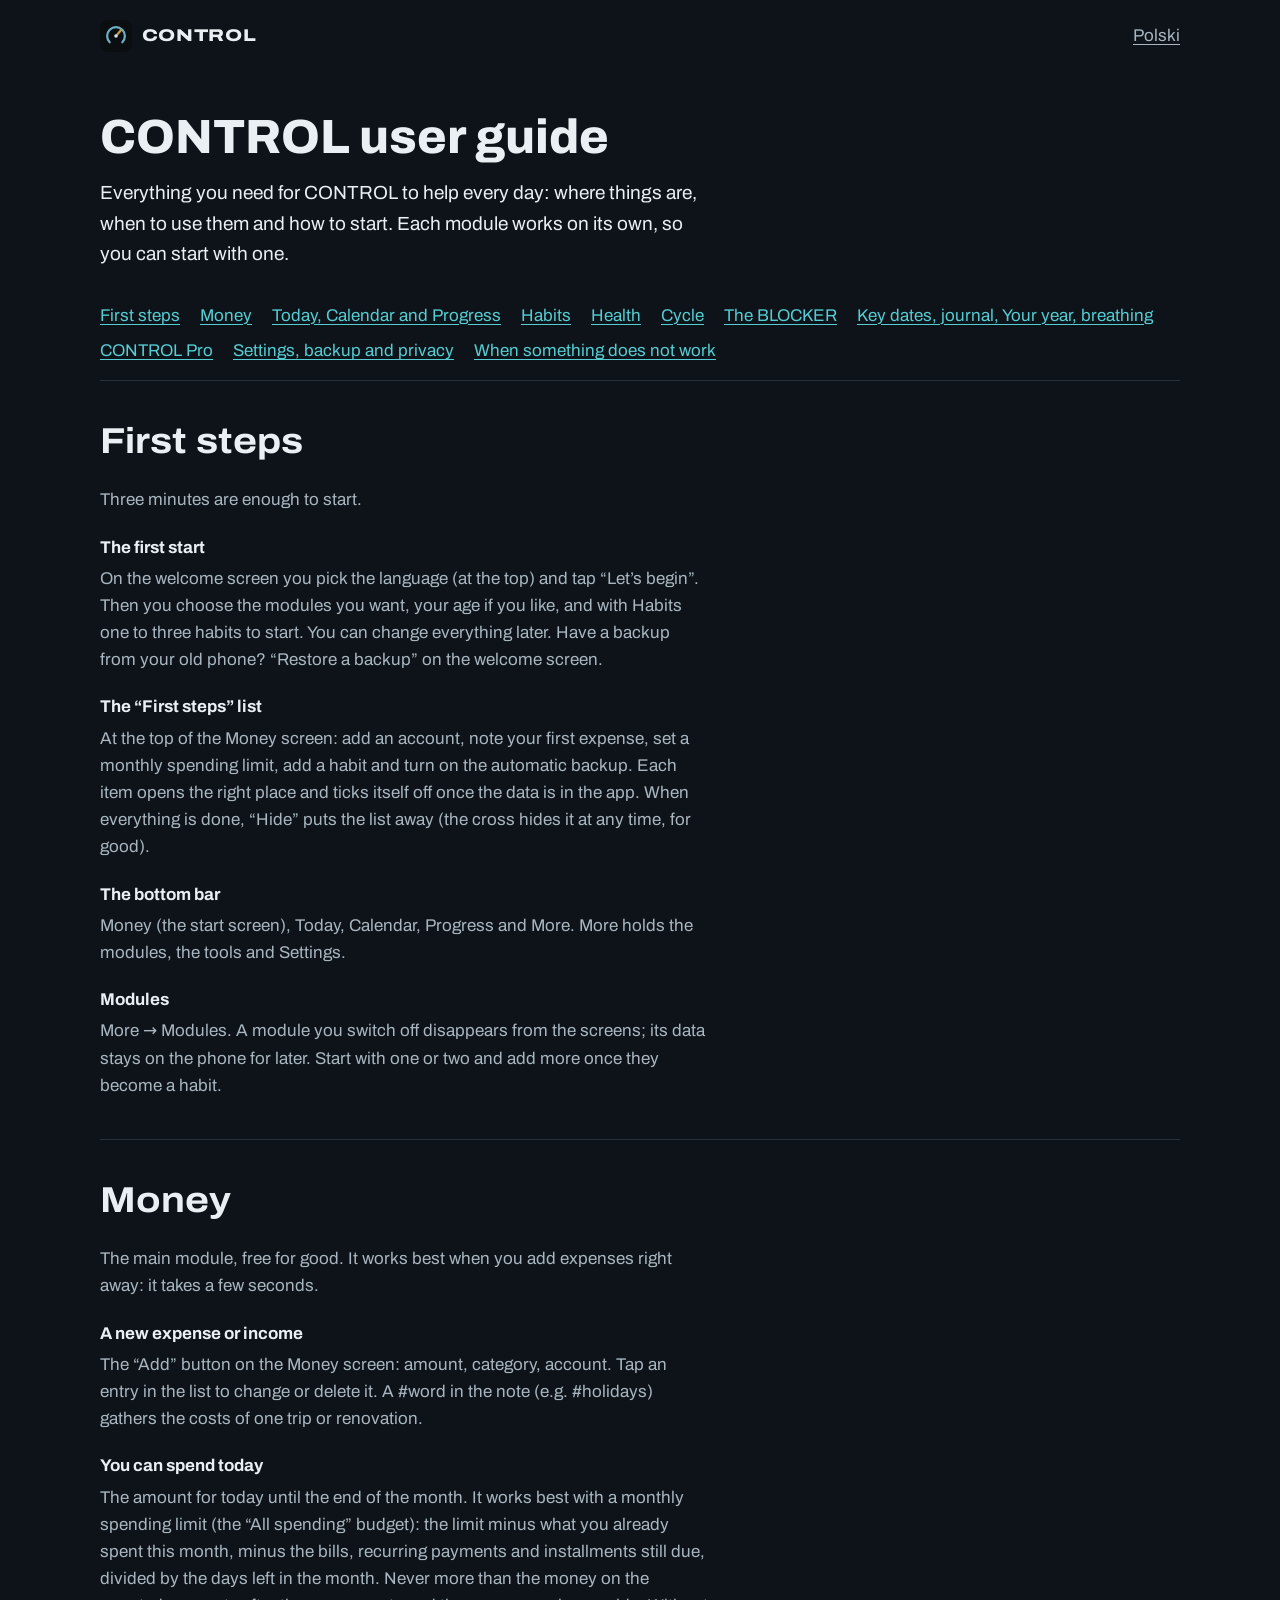
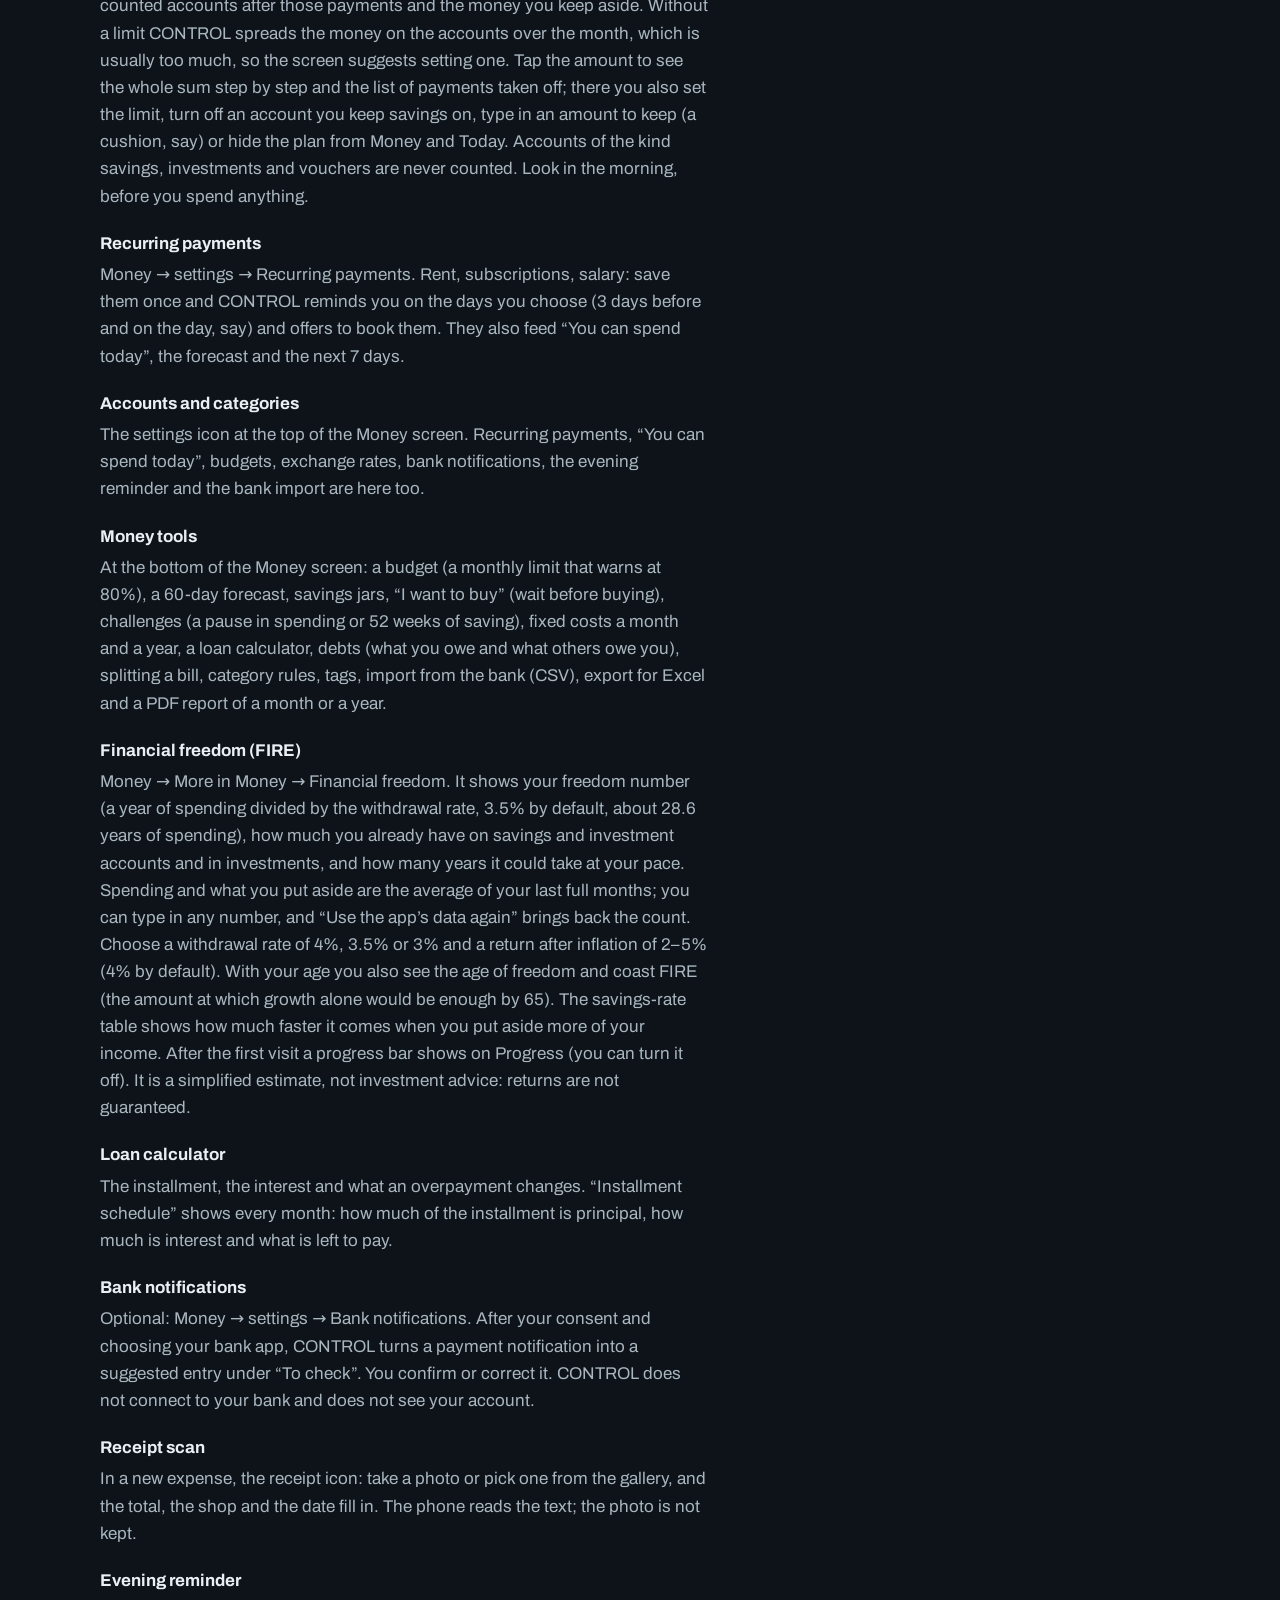
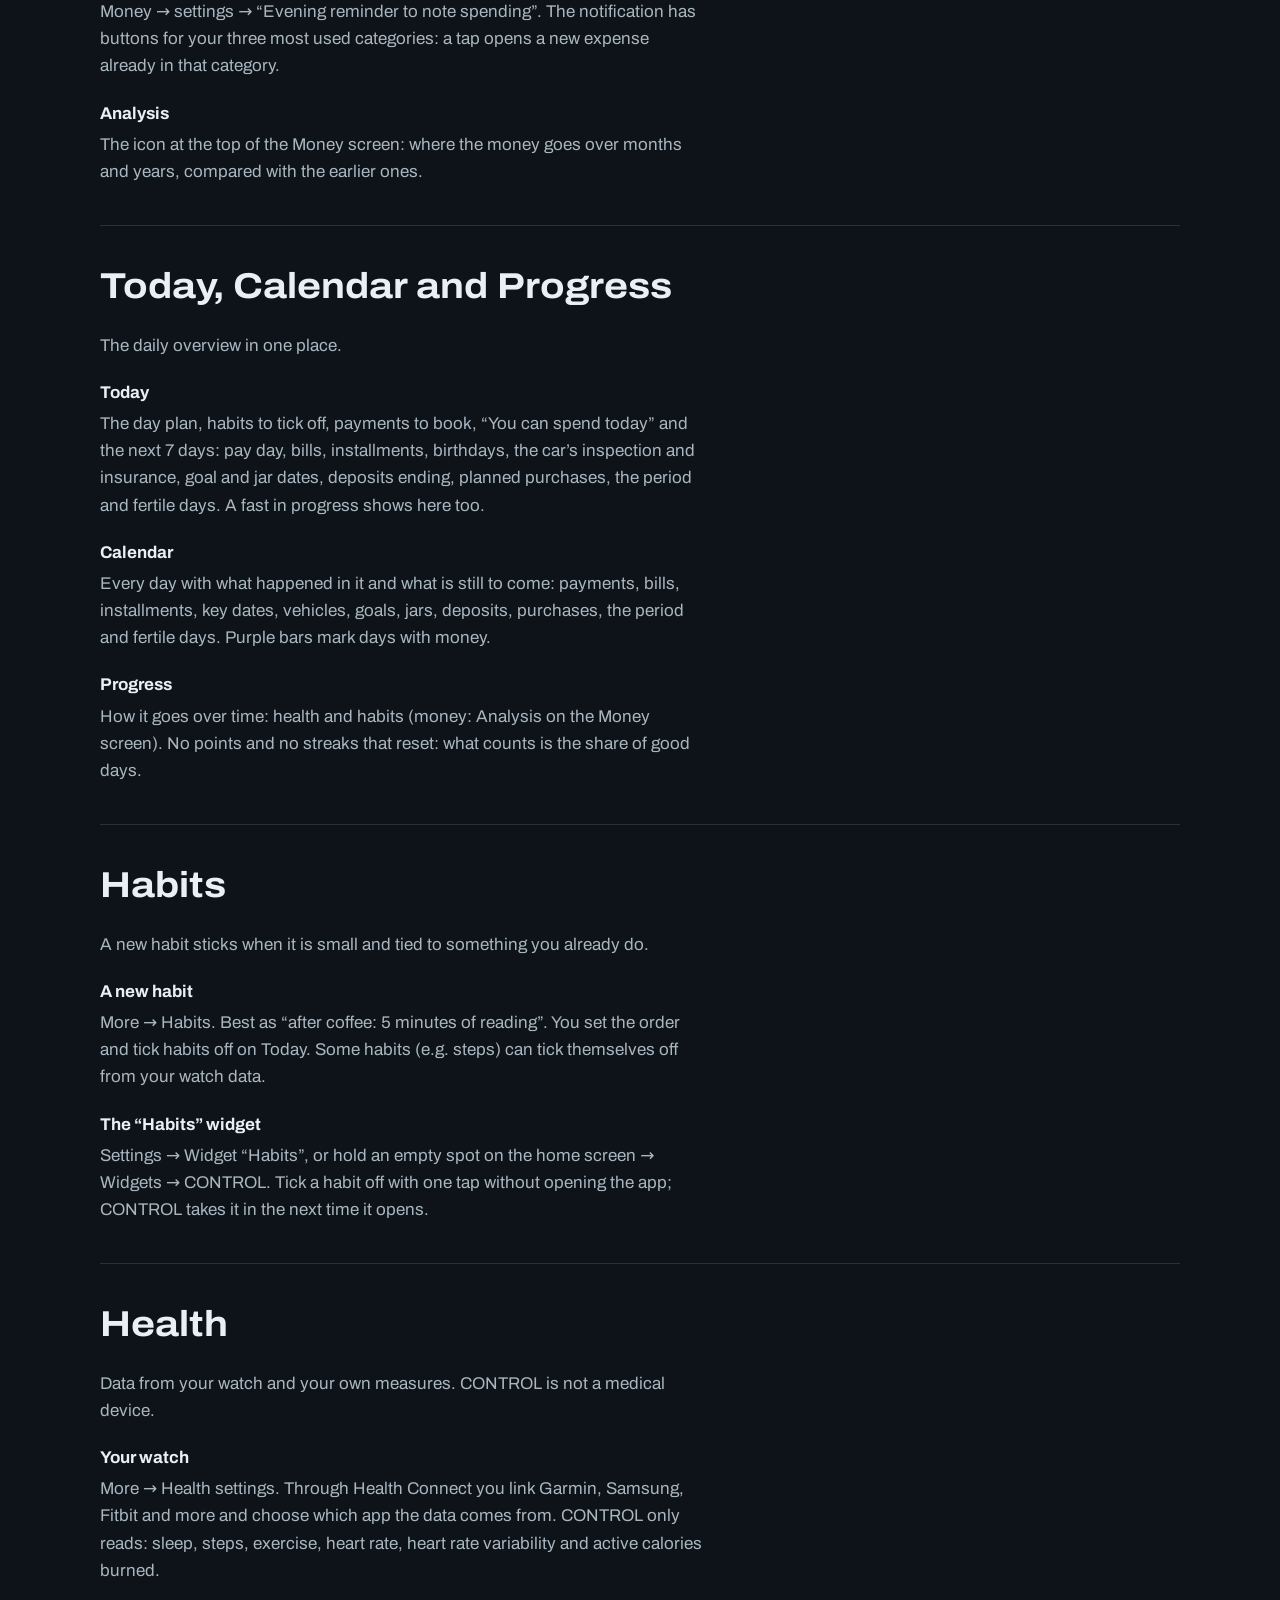
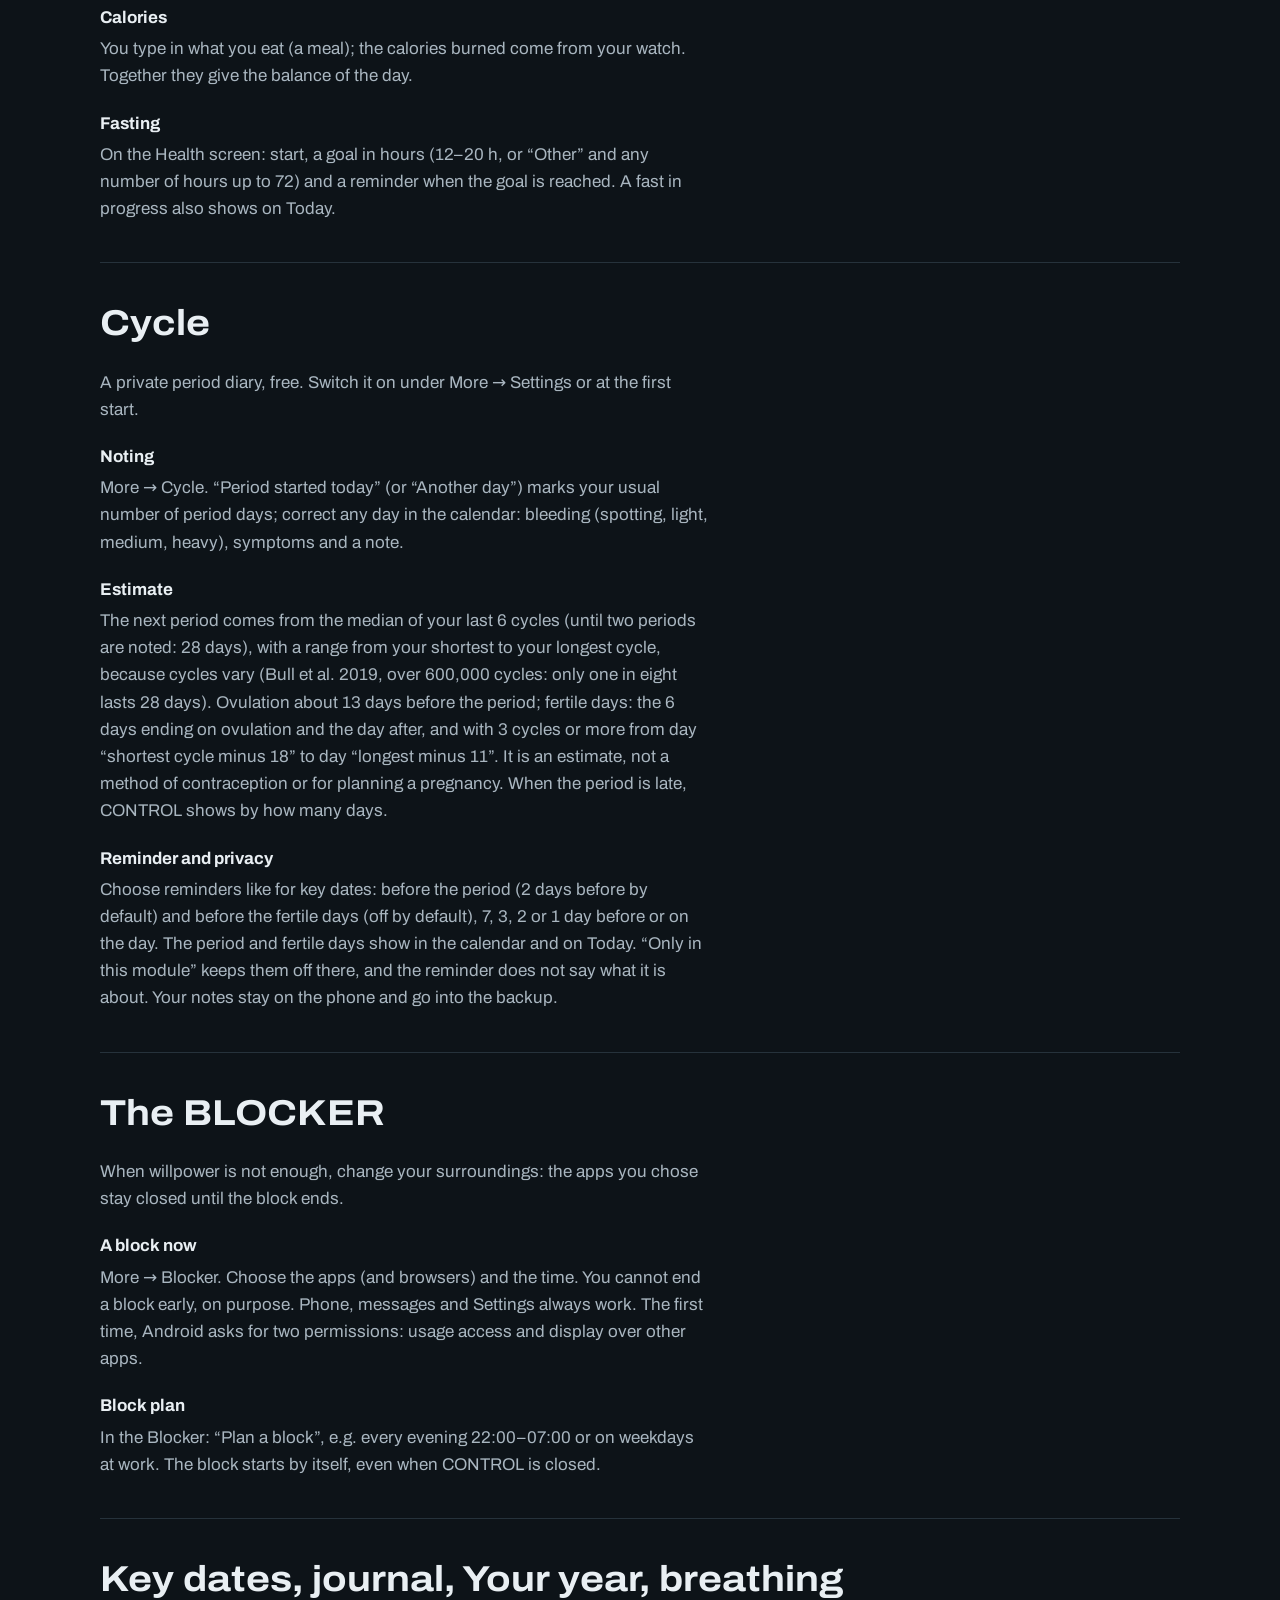
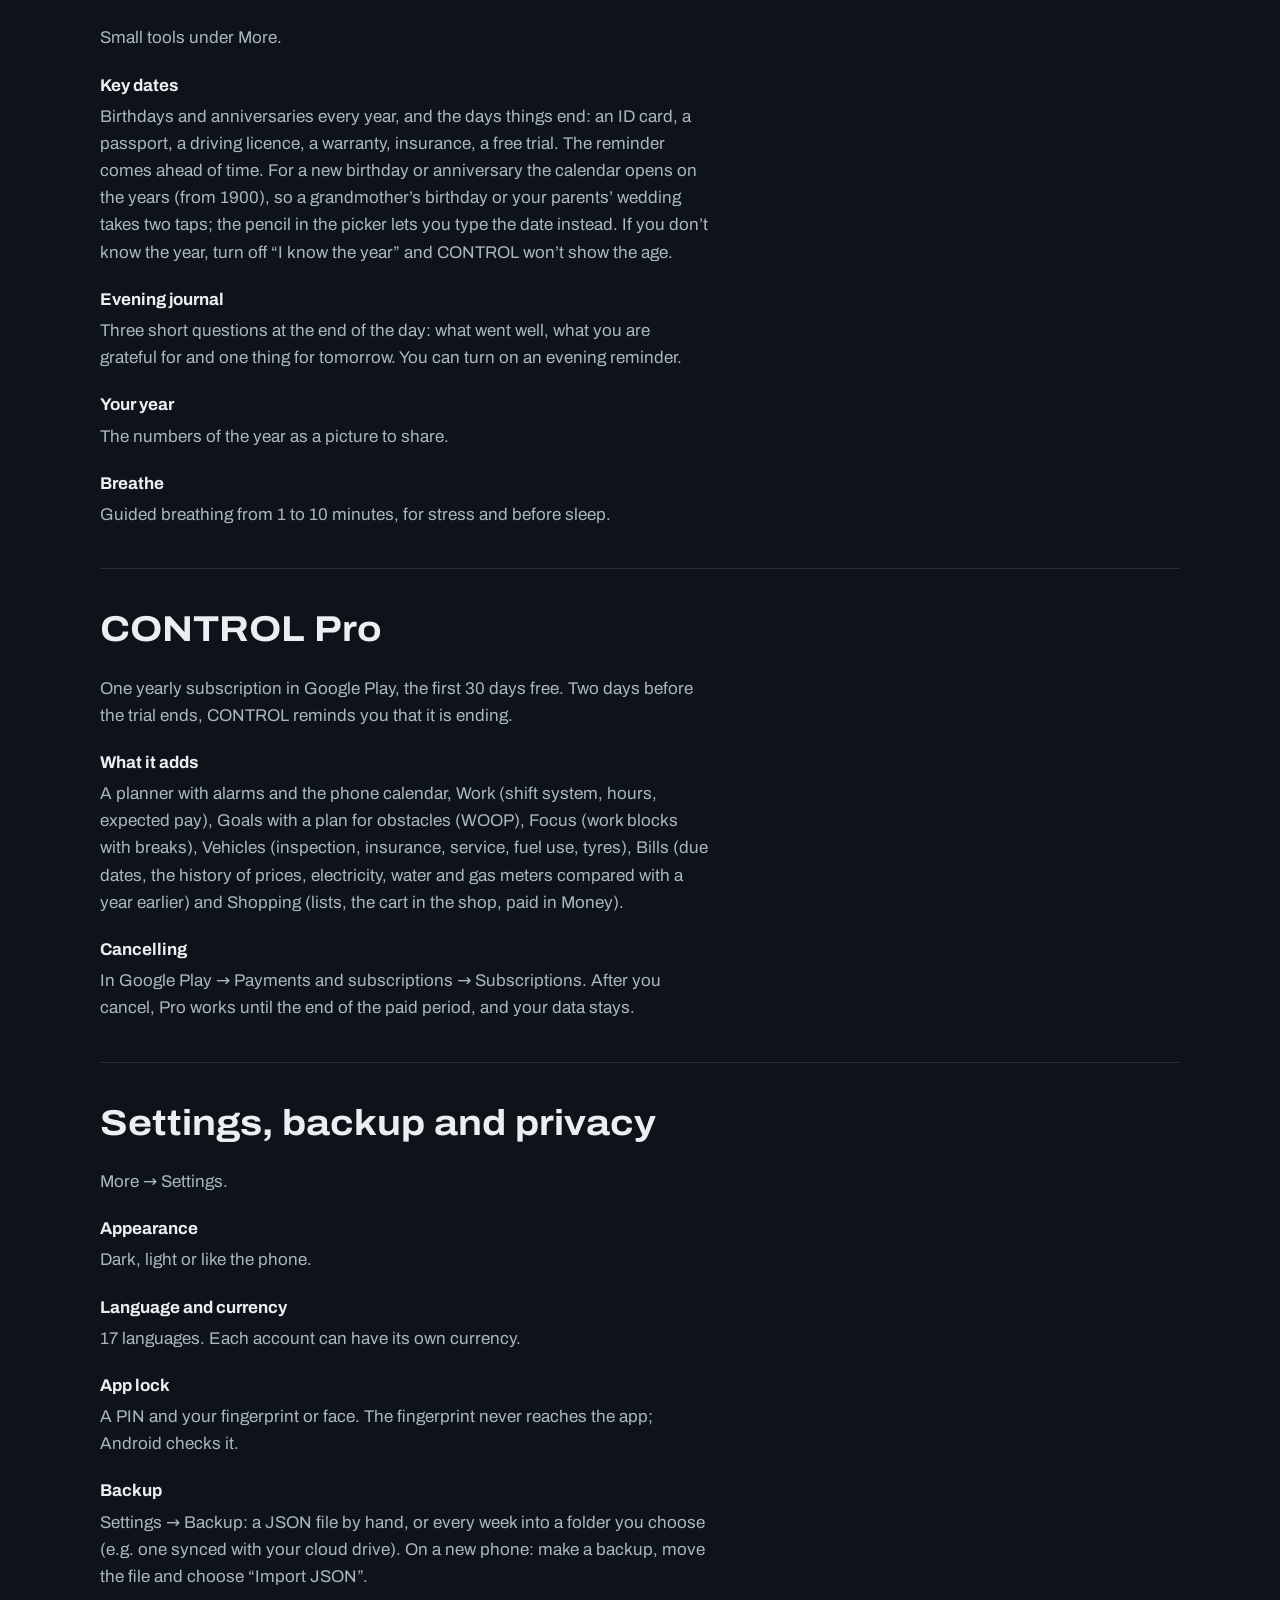
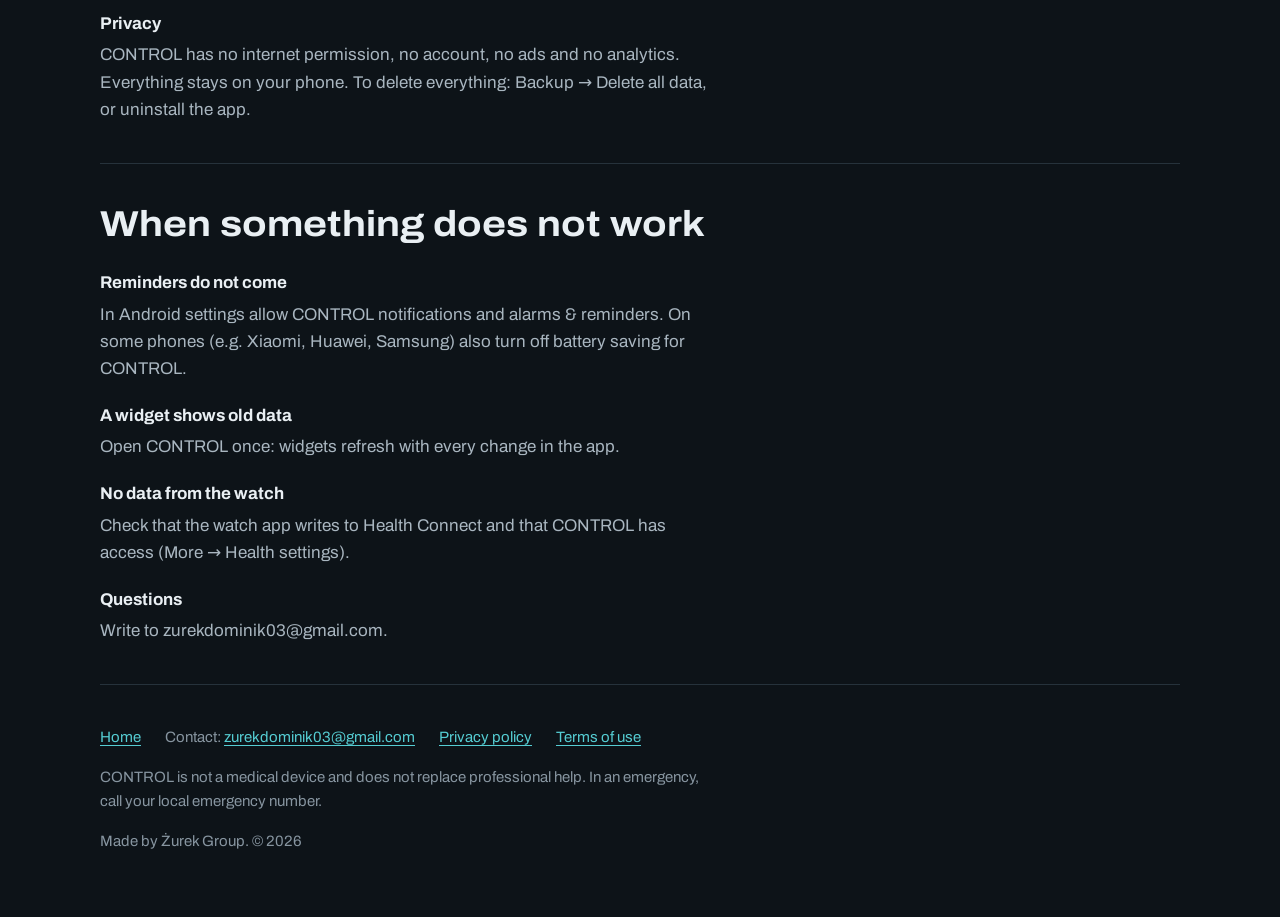
<file: en/guide.html>
<!doctype html>
<html lang="en">
<head>
<meta charset="utf-8">
<meta name="viewport" content="width=device-width, initial-scale=1">
<title>CONTROL user guide</title>
<meta name="description" content="How to use CONTROL: money, habits, health, the BLOCKER, backup. When and why to use each module.">
<meta name="theme-color" content="#0D1318">
<link rel="icon" href="../icon.svg" type="image/svg+xml">
<link rel="alternate" hreflang="pl" href="../guide.html">
<link rel="stylesheet" href="../style.css">
</head>
<body>
<div class="wrap">
<header class="top">
<a class="brand" href="./"><img src="../icon.svg" alt="">CONTROL</a>
<a class="lang" href="../guide.html" hreflang="pl" lang="pl">Polski</a>
</header>
<main class="guide">
<div class="guide-head">
<h1>CONTROL user guide</h1>
<p class="lead">Everything you need for CONTROL to help every day: where things are, when to use them and how to start. Each module works on its own, so you can start with one.</p>
<nav aria-label="Contents"><ul class="toc"><li><a href="#start">First steps</a></li><li><a href="#money">Money</a></li><li><a href="#today">Today, Calendar and Progress</a></li><li><a href="#habits">Habits</a></li><li><a href="#health">Health</a></li><li><a href="#cycle">Cycle</a></li><li><a href="#blocker">The BLOCKER</a></li><li><a href="#tools">Key dates, journal, Your year, breathing</a></li><li><a href="#pro">CONTROL Pro</a></li><li><a href="#settings">Settings, backup and privacy</a></li><li><a href="#faq">When something does not work</a></li></ul></nav>
</div>
<section id="start" aria-labelledby="start-h"><h2 id="start-h">First steps</h2><p class="intro">Three minutes are enough to start.</p><dl><dt>The first start</dt><dd>On the welcome screen you pick the language (at the top) and tap “Let’s begin”. Then you choose the modules you want, your age if you like, and with Habits one to three habits to start. You can change everything later. Have a backup from your old phone? “Restore a backup” on the welcome screen.</dd><dt>The “First steps” list</dt><dd>At the top of the Money screen: add an account, note your first expense, set a monthly spending limit, add a habit and turn on the automatic backup. Each item opens the right place and ticks itself off once the data is in the app. When everything is done, “Hide” puts the list away (the cross hides it at any time, for good).</dd><dt>The bottom bar</dt><dd>Money (the start screen), Today, Calendar, Progress and More. More holds the modules, the tools and Settings.</dd><dt>Modules</dt><dd>More → Modules. A module you switch off disappears from the screens; its data stays on the phone for later. Start with one or two and add more once they become a habit.</dd></dl></section><section id="money" aria-labelledby="money-h"><h2 id="money-h">Money</h2><p class="intro">The main module, free for good. It works best when you add expenses right away: it takes a few seconds.</p><dl><dt>A new expense or income</dt><dd>The “Add” button on the Money screen: amount, category, account. Tap an entry in the list to change or delete it. A #word in the note (e.g. #holidays) gathers the costs of one trip or renovation.</dd><dt>You can spend today</dt><dd>The amount for today until the end of the month. It works best with a monthly spending limit (the “All spending” budget): the limit minus what you already spent this month, minus the bills, recurring payments and installments still due, divided by the days left in the month. Never more than the money on the counted accounts after those payments and the money you keep aside. Without a limit CONTROL spreads the money on the accounts over the month, which is usually too much, so the screen suggests setting one. Tap the amount to see the whole sum step by step and the list of payments taken off; there you also set the limit, turn off an account you keep savings on, type in an amount to keep (a cushion, say) or hide the plan from Money and Today. Accounts of the kind savings, investments and vouchers are never counted. Look in the morning, before you spend anything.</dd><dt>Recurring payments</dt><dd>Money → settings → Recurring payments. Rent, subscriptions, salary: save them once and CONTROL reminds you on the days you choose (3 days before and on the day, say) and offers to book them. They also feed “You can spend today”, the forecast and the next 7 days.</dd><dt>Accounts and categories</dt><dd>The settings icon at the top of the Money screen. Recurring payments, “You can spend today”, budgets, exchange rates, bank notifications, the evening reminder and the bank import are here too.</dd><dt>Money tools</dt><dd>At the bottom of the Money screen: a budget (a monthly limit that warns at 80%), a 60-day forecast, savings jars, “I want to buy” (wait before buying), challenges (a pause in spending or 52 weeks of saving), fixed costs a month and a year, a loan calculator, debts (what you owe and what others owe you), splitting a bill, category rules, tags, import from the bank (CSV), export for Excel and a PDF report of a month or a year.</dd><dt>Financial freedom (FIRE)</dt><dd>Money → More in Money → Financial freedom. It shows your freedom number (a year of spending divided by the withdrawal rate, 3.5% by default, about 28.6 years of spending), how much you already have on savings and investment accounts and in investments, and how many years it could take at your pace. Spending and what you put aside are the average of your last full months; you can type in any number, and “Use the app’s data again” brings back the count. Choose a withdrawal rate of 4%, 3.5% or 3% and a return after inflation of 2–5% (4% by default). With your age you also see the age of freedom and coast FIRE (the amount at which growth alone would be enough by 65). The savings-rate table shows how much faster it comes when you put aside more of your income. After the first visit a progress bar shows on Progress (you can turn it off). It is a simplified estimate, not investment advice: returns are not guaranteed.</dd><dt>Loan calculator</dt><dd>The installment, the interest and what an overpayment changes. “Installment schedule” shows every month: how much of the installment is principal, how much is interest and what is left to pay.</dd><dt>Bank notifications</dt><dd>Optional: Money → settings → Bank notifications. After your consent and choosing your bank app, CONTROL turns a payment notification into a suggested entry under “To check”. You confirm or correct it. CONTROL does not connect to your bank and does not see your account.</dd><dt>Receipt scan</dt><dd>In a new expense, the receipt icon: take a photo or pick one from the gallery, and the total, the shop and the date fill in. The phone reads the text; the photo is not kept.</dd><dt>Evening reminder</dt><dd>Money → settings → “Evening reminder to note spending”. The notification has buttons for your three most used categories: a tap opens a new expense already in that category.</dd><dt>Analysis</dt><dd>The icon at the top of the Money screen: where the money goes over months and years, compared with the earlier ones.</dd></dl></section><section id="today" aria-labelledby="today-h"><h2 id="today-h">Today, Calendar and Progress</h2><p class="intro">The daily overview in one place.</p><dl><dt>Today</dt><dd>The day plan, habits to tick off, payments to book, “You can spend today” and the next 7 days: pay day, bills, installments, birthdays, the car’s inspection and insurance, goal and jar dates, deposits ending, planned purchases, the period and fertile days. A fast in progress shows here too.</dd><dt>Calendar</dt><dd>Every day with what happened in it and what is still to come: payments, bills, installments, key dates, vehicles, goals, jars, deposits, purchases, the period and fertile days. Purple bars mark days with money.</dd><dt>Progress</dt><dd>How it goes over time: health and habits (money: Analysis on the Money screen). No points and no streaks that reset: what counts is the share of good days.</dd></dl></section><section id="habits" aria-labelledby="habits-h"><h2 id="habits-h">Habits</h2><p class="intro">A new habit sticks when it is small and tied to something you already do.</p><dl><dt>A new habit</dt><dd>More → Habits. Best as “after coffee: 5 minutes of reading”. You set the order and tick habits off on Today. Some habits (e.g. steps) can tick themselves off from your watch data.</dd><dt>The “Habits” widget</dt><dd>Settings → Widget “Habits”, or hold an empty spot on the home screen → Widgets → CONTROL. Tick a habit off with one tap without opening the app; CONTROL takes it in the next time it opens.</dd></dl></section><section id="health" aria-labelledby="health-h"><h2 id="health-h">Health</h2><p class="intro">Data from your watch and your own measures. CONTROL is not a medical device.</p><dl><dt>Your watch</dt><dd>More → Health settings. Through Health Connect you link Garmin, Samsung, Fitbit and more and choose which app the data comes from. CONTROL only reads: sleep, steps, exercise, heart rate, heart rate variability and active calories burned.</dd><dt>Calories</dt><dd>You type in what you eat (a meal); the calories burned come from your watch. Together they give the balance of the day.</dd><dt>Fasting</dt><dd>On the Health screen: start, a goal in hours (12–20 h, or “Other” and any number of hours up to 72) and a reminder when the goal is reached. A fast in progress also shows on Today.</dd></dl></section><section id="cycle" aria-labelledby="cycle-h"><h2 id="cycle-h">Cycle</h2><p class="intro">A private period diary, free. Switch it on under More → Settings or at the first start.</p><dl><dt>Noting</dt><dd>More → Cycle. “Period started today” (or “Another day”) marks your usual number of period days; correct any day in the calendar: bleeding (spotting, light, medium, heavy), symptoms and a note.</dd><dt>Estimate</dt><dd>The next period comes from the median of your last 6 cycles (until two periods are noted: 28 days), with a range from your shortest to your longest cycle, because cycles vary (Bull et al. 2019, over 600,000 cycles: only one in eight lasts 28 days). Ovulation about 13 days before the period; fertile days: the 6 days ending on ovulation and the day after, and with 3 cycles or more from day “shortest cycle minus 18” to day “longest minus 11”. It is an estimate, not a method of contraception or for planning a pregnancy. When the period is late, CONTROL shows by how many days.</dd><dt>Reminder and privacy</dt><dd>Choose reminders like for key dates: before the period (2 days before by default) and before the fertile days (off by default), 7, 3, 2 or 1 day before or on the day. The period and fertile days show in the calendar and on Today. “Only in this module” keeps them off there, and the reminder does not say what it is about. Your notes stay on the phone and go into the backup.</dd></dl></section><section id="blocker" aria-labelledby="blocker-h"><h2 id="blocker-h">The BLOCKER</h2><p class="intro">When willpower is not enough, change your surroundings: the apps you chose stay closed until the block ends.</p><dl><dt>A block now</dt><dd>More → Blocker. Choose the apps (and browsers) and the time. You cannot end a block early, on purpose. Phone, messages and Settings always work. The first time, Android asks for two permissions: usage access and display over other apps.</dd><dt>Block plan</dt><dd>In the Blocker: “Plan a block”, e.g. every evening 22:00–07:00 or on weekdays at work. The block starts by itself, even when CONTROL is closed.</dd></dl></section><section id="tools" aria-labelledby="tools-h"><h2 id="tools-h">Key dates, journal, Your year, breathing</h2><p class="intro">Small tools under More.</p><dl><dt>Key dates</dt><dd>Birthdays and anniversaries every year, and the days things end: an ID card, a passport, a driving licence, a warranty, insurance, a free trial. The reminder comes ahead of time. For a new birthday or anniversary the calendar opens on the years (from 1900), so a grandmother’s birthday or your parents’ wedding takes two taps; the pencil in the picker lets you type the date instead. If you don’t know the year, turn off “I know the year” and CONTROL won’t show the age.</dd><dt>Evening journal</dt><dd>Three short questions at the end of the day: what went well, what you are grateful for and one thing for tomorrow. You can turn on an evening reminder.</dd><dt>Your year</dt><dd>The numbers of the year as a picture to share.</dd><dt>Breathe</dt><dd>Guided breathing from 1 to 10 minutes, for stress and before sleep.</dd></dl></section><section id="pro" aria-labelledby="pro-h"><h2 id="pro-h">CONTROL Pro</h2><p class="intro">One yearly subscription in Google Play, the first 30 days free. Two days before the trial ends, CONTROL reminds you that it is ending.</p><dl><dt>What it adds</dt><dd>A planner with alarms and the phone calendar, Work (shift system, hours, expected pay), Goals with a plan for obstacles (WOOP), Focus (work blocks with breaks), Vehicles (inspection, insurance, service, fuel use, tyres), Bills (due dates, the history of prices, electricity, water and gas meters compared with a year earlier) and Shopping (lists, the cart in the shop, paid in Money).</dd><dt>Cancelling</dt><dd>In Google Play → Payments and subscriptions → Subscriptions. After you cancel, Pro works until the end of the paid period, and your data stays.</dd></dl></section><section id="settings" aria-labelledby="settings-h"><h2 id="settings-h">Settings, backup and privacy</h2><p class="intro">More → Settings.</p><dl><dt>Appearance</dt><dd>Dark, light or like the phone.</dd><dt>Language and currency</dt><dd>17 languages. Each account can have its own currency.</dd><dt>App lock</dt><dd>A PIN and your fingerprint or face. The fingerprint never reaches the app; Android checks it.</dd><dt>Backup</dt><dd>Settings → Backup: a JSON file by hand, or every week into a folder you choose (e.g. one synced with your cloud drive). On a new phone: make a backup, move the file and choose “Import JSON”.</dd><dt>Privacy</dt><dd>CONTROL has no internet permission, no account, no ads and no analytics. Everything stays on your phone. To delete everything: Backup → Delete all data, or uninstall the app.</dd></dl></section><section id="faq" aria-labelledby="faq-h"><h2 id="faq-h">When something does not work</h2><dl><dt>Reminders do not come</dt><dd>In Android settings allow CONTROL notifications and alarms &amp; reminders. On some phones (e.g. Xiaomi, Huawei, Samsung) also turn off battery saving for CONTROL.</dd><dt>A widget shows old data</dt><dd>Open CONTROL once: widgets refresh with every change in the app.</dd><dt>No data from the watch</dt><dd>Check that the watch app writes to Health Connect and that CONTROL has access (More → Health settings).</dd><dt>Questions</dt><dd>Write to zurekdominik03@gmail.com.</dd></dl></section>
</main>
<footer>
<div class="foot-links">
<a href="./">Home</a>
<span>Contact: <a href="mailto:zurekdominik03@gmail.com">zurekdominik03@gmail.com</a></span>
<a href="../privacy-policy.html">Privacy policy</a>
<a href="../terms.html">Terms of use</a>
</div>
<p>CONTROL is not a medical device and does not replace professional help. In an emergency, call your local emergency number.</p>
<p>Made by Żurek Group. © 2026</p>
</footer>
</div>
</body>
</html>
</file>
<file: style.css>
@font-face {
  font-family: 'Archivo';
  font-style: normal;
  font-display: swap;
  font-weight: 100 900;
  font-stretch: 62% 125%;
  src: url(fonts/archivo-latin-wdth-normal.woff2) format('woff2-variations');
  unicode-range: U+0000-00FF,U+0131,U+0152-0153,U+02BB-02BC,U+02C6,U+02DA,U+02DC,U+0304,U+0308,U+0329,U+2000-206F,U+20AC,U+2122,U+2191,U+2193,U+2212,U+2215,U+FEFF,U+FFFD;
}
@font-face {
  font-family: 'Archivo';
  font-style: normal;
  font-display: swap;
  font-weight: 100 900;
  font-stretch: 62% 125%;
  src: url(fonts/archivo-latin-ext-wdth-normal.woff2) format('woff2-variations');
  unicode-range: U+0100-02BA,U+02BD-02C5,U+02C7-02CC,U+02CE-02D7,U+02DD-02FF,U+0304,U+0308,U+0329,U+1D00-1DBF,U+1E00-1E9F,U+1EF2-1EFF,U+2020,U+20A0-20AB,U+20AD-20C0,U+2113,U+2C60-2C7F,U+A720-A7FF;
}
@font-face {
  font-family: 'JetBrains Mono';
  font-style: normal;
  font-display: swap;
  font-weight: 400;
  src: url(fonts/jetbrains-mono-latin-400-normal.woff2) format('woff2');
  unicode-range: U+0000-00FF,U+0131,U+0152-0153,U+2000-206F,U+20AC,U+2122,U+FEFF,U+FFFD;
}
@font-face {
  font-family: 'JetBrains Mono';
  font-style: normal;
  font-display: swap;
  font-weight: 400;
  src: url(fonts/jetbrains-mono-latin-ext-400-normal.woff2) format('woff2');
  unicode-range: U+0100-02BA,U+02BD-02C5,U+02C7-02CC,U+02CE-02D7,U+02DD-02FF,U+1E00-1E9F,U+2C60-2C7F,U+A720-A7FF;
}

/* The app's own colours (lib/core/theme/app_colors.dart). */
:root {
  --ink: #0D1318;
  --surface: #151D23;
  --line: #26323B;
  --line-strong: #384650;
  --text: #E9EFF3;
  --dim: #A9B6C0;
  --faint: #8795A0;
  --teal: #55CDD3;
  --on-teal: #00363B;
  --green: #63C795;
  --measure: 38rem;
}

* { box-sizing: border-box; }
html { -webkit-text-size-adjust: 100%; }
body {
  margin: 0;
  background: var(--ink);
  color: var(--text);
  font: 400 1.0625rem/1.6 'Archivo', system-ui, sans-serif;
  font-stretch: 100%;
}
a { color: var(--teal); text-underline-offset: 0.18em; }
a:focus-visible, .button:focus-visible { outline: 2px solid var(--teal); outline-offset: 3px; border-radius: 6px; }
img { max-width: 100%; height: auto; display: block; }

.wrap { max-width: 70rem; margin: 0 auto; padding: 0 1.25rem; }

.top {
  display: flex;
  justify-content: space-between;
  align-items: center;
  padding: 1.25rem 0;
}
.brand {
  display: flex;
  align-items: center;
  gap: 0.6rem;
  color: var(--text);
  text-decoration: none;
  font-weight: 800;
  font-stretch: 125%;
  letter-spacing: 0.04em;
}
.brand img { width: 2rem; height: 2rem; border-radius: 0.5rem; }
.lang { color: var(--dim); }

/* The motto is the page's one loud thing: the same family, pulled narrow
   for the fight, stretched wide for the design that replaces it. */
.hero {
  display: grid;
  grid-template-columns: minmax(0, 1fr);
  gap: 2.5rem;
  padding: 2.5rem 0 4rem;
}
.motto { margin: 0 0 1.5rem; line-height: 0.98; font-weight: 800; }
.motto span { display: block; }
.motto .fight {
  font-stretch: 62%;
  font-weight: 500;
  color: var(--dim);
  font-size: clamp(2.2rem, 7vw, 4.4rem);
}
.motto .design {
  font-stretch: 125%;
  font-size: clamp(2.3rem, 7.4vw, 4.9rem);
  letter-spacing: -0.01em;
}
.lead { max-width: var(--measure); color: var(--text); font-size: 1.1875rem; margin: 0 0 2rem; }
.actions { display: flex; flex-wrap: wrap; gap: 0.75rem 1.5rem; align-items: center; }
.button {
  display: inline-block;
  padding: 0.85rem 1.4rem;
  border-radius: 999px;
  background: var(--teal);
  color: var(--on-teal);
  font-weight: 700;
  text-decoration: none;
}
.button[aria-disabled="true"] {
  background: transparent;
  color: var(--dim);
  border: 1px solid var(--line-strong);
}
.req { color: var(--faint); font-size: 0.9375rem; margin: 1rem 0 0; }

.phone {
  justify-self: center;
  width: min(17rem, 72vw);
  padding: 0.5rem;
  border-radius: 2rem;
  background: var(--surface);
  border: 1px solid var(--line);
}
.phone img { border-radius: 1.6rem; }

section { padding: 3.5rem 0; border-top: 1px solid var(--line); }
h2 {
  margin: 0 0 1.5rem;
  font-size: clamp(1.6rem, 3.6vw, 2.25rem);
  line-height: 1.15;
  font-weight: 700;
  font-stretch: 112%;
}
h3 { margin: 0 0 0.4rem; font-size: 1.1875rem; font-weight: 700; font-stretch: 106%; }
p { margin: 0 0 1rem; }
.dim { color: var(--dim); }

.features { display: grid; gap: 2.5rem; grid-template-columns: minmax(0, 1fr); }
.feature .phone { justify-self: start; width: min(15rem, 70vw); margin-bottom: 1.25rem; }
.feature p { color: var(--dim); max-width: 26rem; }
.modules { max-width: var(--measure); margin-top: 2.5rem; }

/* The permission ledger: the manifest itself, in plain words. */
.ledger { list-style: none; margin: 0; padding: 0; border-top: 1px solid var(--line-strong); }
.ledger li {
  display: grid;
  grid-template-columns: minmax(0, 1fr);
  gap: 0.35rem 2rem;
  padding: 1rem 0;
  border-bottom: 1px solid var(--line);
}
.ledger code {
  font-family: 'JetBrains Mono', ui-monospace, monospace;
  font-size: 0.8125rem;
  color: var(--dim);
  overflow-wrap: anywhere;
}
.ledger .absent code { color: var(--text); text-decoration: line-through; text-decoration-color: var(--teal); text-decoration-thickness: 2px; }
.ledger .absent span { color: var(--teal); font-weight: 600; }
.ledger span { color: var(--text); }

.prices { display: grid; gap: 2rem; grid-template-columns: minmax(0, 1fr); }
.price { padding-left: 1.25rem; border-left: 3px solid var(--line-strong); }
.price.pro { border-left-color: var(--teal); }
.price p { color: var(--dim); max-width: 30rem; }

.guide-head { padding: 2.5rem 0 1rem; }
.guide-head h1 { margin: 0 0 1rem; font-size: clamp(2rem, 6vw, 3rem); line-height: 1.05; font-weight: 800; }
.toc { list-style: none; margin: 0; padding: 0; display: flex; flex-wrap: wrap; gap: 0.5rem 1.25rem; }
.guide section { padding: 2.5rem 0; }
.guide .intro { color: var(--dim); max-width: var(--measure); }
.guide dl { margin: 0; max-width: var(--measure); }
.guide dt { font-weight: 700; margin-top: 1.25rem; }
.guide dd { margin: 0.25rem 0 0; color: var(--dim); }
footer { padding: 2.5rem 0 3rem; border-top: 1px solid var(--line); color: var(--faint); font-size: 0.9375rem; }
footer p { max-width: var(--measure); }
.foot-links { display: flex; flex-wrap: wrap; gap: 0.5rem 1.5rem; margin-bottom: 1rem; }

@media (min-width: 52rem) {
  .hero { grid-template-columns: minmax(0, 7fr) minmax(0, 4fr); align-items: center; padding: 3.5rem 0 5rem; }
  .features { grid-template-columns: repeat(3, minmax(0, 1fr)); }
  .ledger li { grid-template-columns: minmax(0, 5fr) minmax(0, 6fr); align-items: baseline; }
  .prices { grid-template-columns: repeat(2, minmax(0, 1fr)); }
}
</file>
